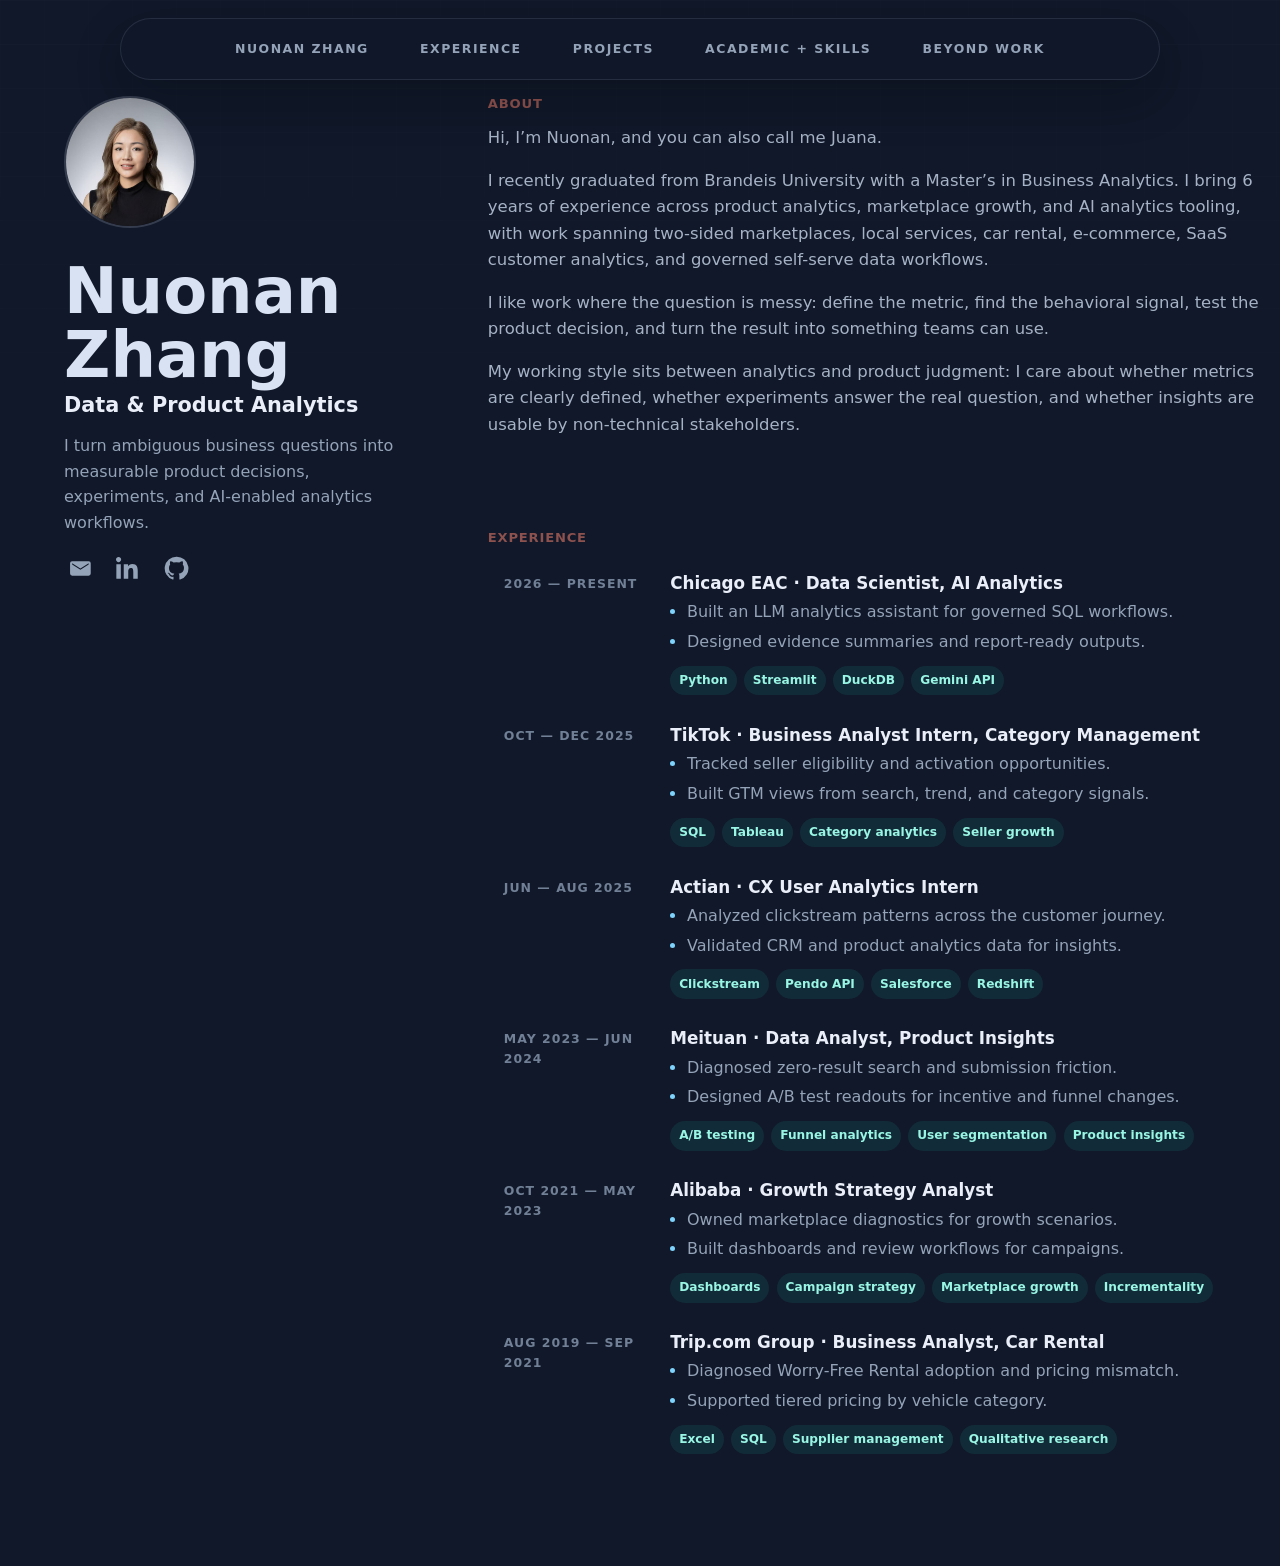
<file: index.html>
<!doctype html>
<html lang="en">
  <head>
    <meta charset="UTF-8" />
    <meta name="viewport" content="width=device-width, initial-scale=1.0" />
    <title>Nuonan Zhang | Data, Product & AI Analytics</title>
    <meta
      name="description"
      content="Nuonan Zhang's portfolio: data analytics, product growth, marketplace strategy, AI analytics workflows, and selected personal context."
    />
    <link rel="stylesheet" href="styles.css" />
  </head>
  <body class="brittany-home">
    <header class="home-top-nav" aria-label="Primary navigation">
      <nav>
        <a href="#about">Nuonan Zhang</a>
        <a href="work.html">Experience</a>
        <a href="projects.html">Projects</a>
        <a href="about.html">Academic + Skills</a>
        <a href="life.html">Beyond Work</a>
      </nav>
    </header>
    <main id="top" class="split-home split-home-with-top-nav">
      <aside class="split-sidebar" aria-label="Profile">
        <img src="assets/profile-headshot.jpg" alt="Nuonan Zhang headshot" />
        <h1>Nuonan Zhang</h1>
        <h2>Data & Product Analytics</h2>
        <p>I turn ambiguous business questions into measurable product decisions, experiments, and AI-enabled analytics workflows.</p>
        <div class="split-links">
          <a href="mailto:juanazhang09@gmail.com" aria-label="Email">
            <svg viewBox="0 0 24 24" aria-hidden="true">
              <path d="M4 5h16a2 2 0 0 1 2 2v10a2 2 0 0 1-2 2H4a2 2 0 0 1-2-2V7a2 2 0 0 1 2-2Zm0 3.2 8 5.1 8-5.1V7l-8 5.1L4 7v1.2Z" />
            </svg>
          </a>
          <a href="https://www.linkedin.com/in/juanazhang" target="_blank" rel="noreferrer" aria-label="LinkedIn">
            <svg viewBox="0 0 24 24" aria-hidden="true">
              <path d="M4.98 3.5C4.98 4.88 3.86 6 2.5 6S0 4.88 0 3.5 1.12 1 2.5 1s2.48 1.12 2.48 2.5ZM.34 8h4.32v14H.34V8Zm7.16 0h4.14v1.92h.06c.58-1.1 2-2.26 4.12-2.26 4.4 0 5.22 2.9 5.22 6.66V22h-4.32v-6.8c0-1.62-.02-3.7-2.26-3.7-2.26 0-2.6 1.76-2.6 3.58V22H7.5V8Z" />
            </svg>
          </a>
          <a href="https://github.com/Juana-Zhang" target="_blank" rel="noreferrer" aria-label="GitHub">
            <svg viewBox="0 0 24 24" aria-hidden="true">
              <path d="M12 .7a11.3 11.3 0 0 0-3.57 22.03c.57.1.78-.25.78-.55v-2.1c-3.18.7-3.85-1.35-3.85-1.35-.52-1.34-1.28-1.7-1.28-1.7-1.05-.72.08-.7.08-.7 1.16.08 1.77 1.2 1.77 1.2 1.03 1.76 2.7 1.25 3.36.95.1-.75.4-1.25.73-1.54-2.54-.3-5.22-1.28-5.22-5.65 0-1.25.44-2.27 1.18-3.07-.12-.3-.52-1.48.12-3.03 0 0 .97-.32 3.12 1.18a10.7 10.7 0 0 1 5.68 0c2.15-1.5 3.12-1.18 3.12-1.18.64 1.55.24 2.73.12 3.03.74.8 1.18 1.82 1.18 3.07 0 4.39-2.68 5.35-5.23 5.64.42.36.78 1.06.78 2.14v3.18c0 .3.2.66.8.55A11.3 11.3 0 0 0 12 .7Z" />
            </svg>
          </a>
        </div>
      </aside>

      <div class="split-content">
        <section id="about" class="split-section">
          <p class="mini">About</p>
          <p>
            Hi, I’m Nuonan, and you can also call me Juana.
          </p>
          <p>
            I recently graduated from Brandeis University with a Master’s in Business Analytics. I bring 6 years of
            experience across product analytics, marketplace growth, and AI analytics tooling, with work spanning
            two-sided marketplaces, local services, car rental, e-commerce, SaaS customer analytics, and governed
            self-serve data workflows.
          </p>
          <p>
            I like work where the question is messy: define the metric, find the behavioral signal, test the product
            decision, and turn the result into something teams can use.
          </p>
          <p>
            My working style sits between analytics and product judgment: I care about whether metrics are clearly
            defined, whether experiments answer the real question, and whether insights are usable by non-technical
            stakeholders.
          </p>
        </section>

        <section id="experience" class="split-section">
          <p class="mini">Experience</p>
          <article class="split-row">
            <span>2026 — Present</span>
            <div>
              <h3>Chicago EAC · Data Scientist, AI Analytics</h3>
              <ul class="split-bullets">
                <li>Built an LLM analytics assistant for governed SQL workflows.</li>
                <li>Designed evidence summaries and report-ready outputs.</li>
              </ul>
              <div class="split-tech"><span>Python</span><span>Streamlit</span><span>DuckDB</span><span>Gemini API</span></div>
            </div>
          </article>
          <article class="split-row">
            <span>Oct — Dec 2025</span>
            <div>
              <h3>TikTok · Business Analyst Intern, Category Management</h3>
              <ul class="split-bullets">
                <li>Tracked seller eligibility and activation opportunities.</li>
                <li>Built GTM views from search, trend, and category signals.</li>
              </ul>
              <div class="split-tech"><span>SQL</span><span>Tableau</span><span>Category analytics</span><span>Seller growth</span></div>
            </div>
          </article>
          <article class="split-row">
            <span>Jun — Aug 2025</span>
            <div>
              <h3>Actian · CX User Analytics Intern</h3>
              <ul class="split-bullets">
                <li>Analyzed clickstream patterns across the customer journey.</li>
                <li>Validated CRM and product analytics data for insights.</li>
              </ul>
              <div class="split-tech"><span>Clickstream</span><span>Pendo API</span><span>Salesforce</span><span>Redshift</span></div>
            </div>
          </article>
          <article class="split-row">
            <span>May 2023 — Jun 2024</span>
            <div>
              <h3>Meituan · Data Analyst, Product Insights</h3>
              <ul class="split-bullets">
                <li>Diagnosed zero-result search and submission friction.</li>
                <li>Designed A/B test readouts for incentive and funnel changes.</li>
              </ul>
              <div class="split-tech"><span>A/B testing</span><span>Funnel analytics</span><span>User segmentation</span><span>Product insights</span></div>
            </div>
          </article>
          <article class="split-row">
            <span>Oct 2021 — May 2023</span>
            <div>
              <h3>Alibaba · Growth Strategy Analyst</h3>
              <ul class="split-bullets">
                <li>Owned marketplace diagnostics for growth scenarios.</li>
                <li>Built dashboards and review workflows for campaigns.</li>
              </ul>
              <div class="split-tech"><span>Dashboards</span><span>Campaign strategy</span><span>Marketplace growth</span><span>Incrementality</span></div>
            </div>
          </article>
          <article class="split-row">
            <span>Aug 2019 — Sep 2021</span>
            <div>
              <h3>Trip.com Group · Business Analyst, Car Rental</h3>
              <ul class="split-bullets">
                <li>Diagnosed Worry-Free Rental adoption and pricing mismatch.</li>
                <li>Supported tiered pricing by vehicle category.</li>
              </ul>
              <div class="split-tech"><span>Excel</span><span>SQL</span><span>Supplier management</span><span>Qualitative research</span></div>
            </div>
          </article>
        </section>

      </div>
    </main>
    <script src="script.js?v=20260702-real-logos"></script>
  </body>
</html>
</file>
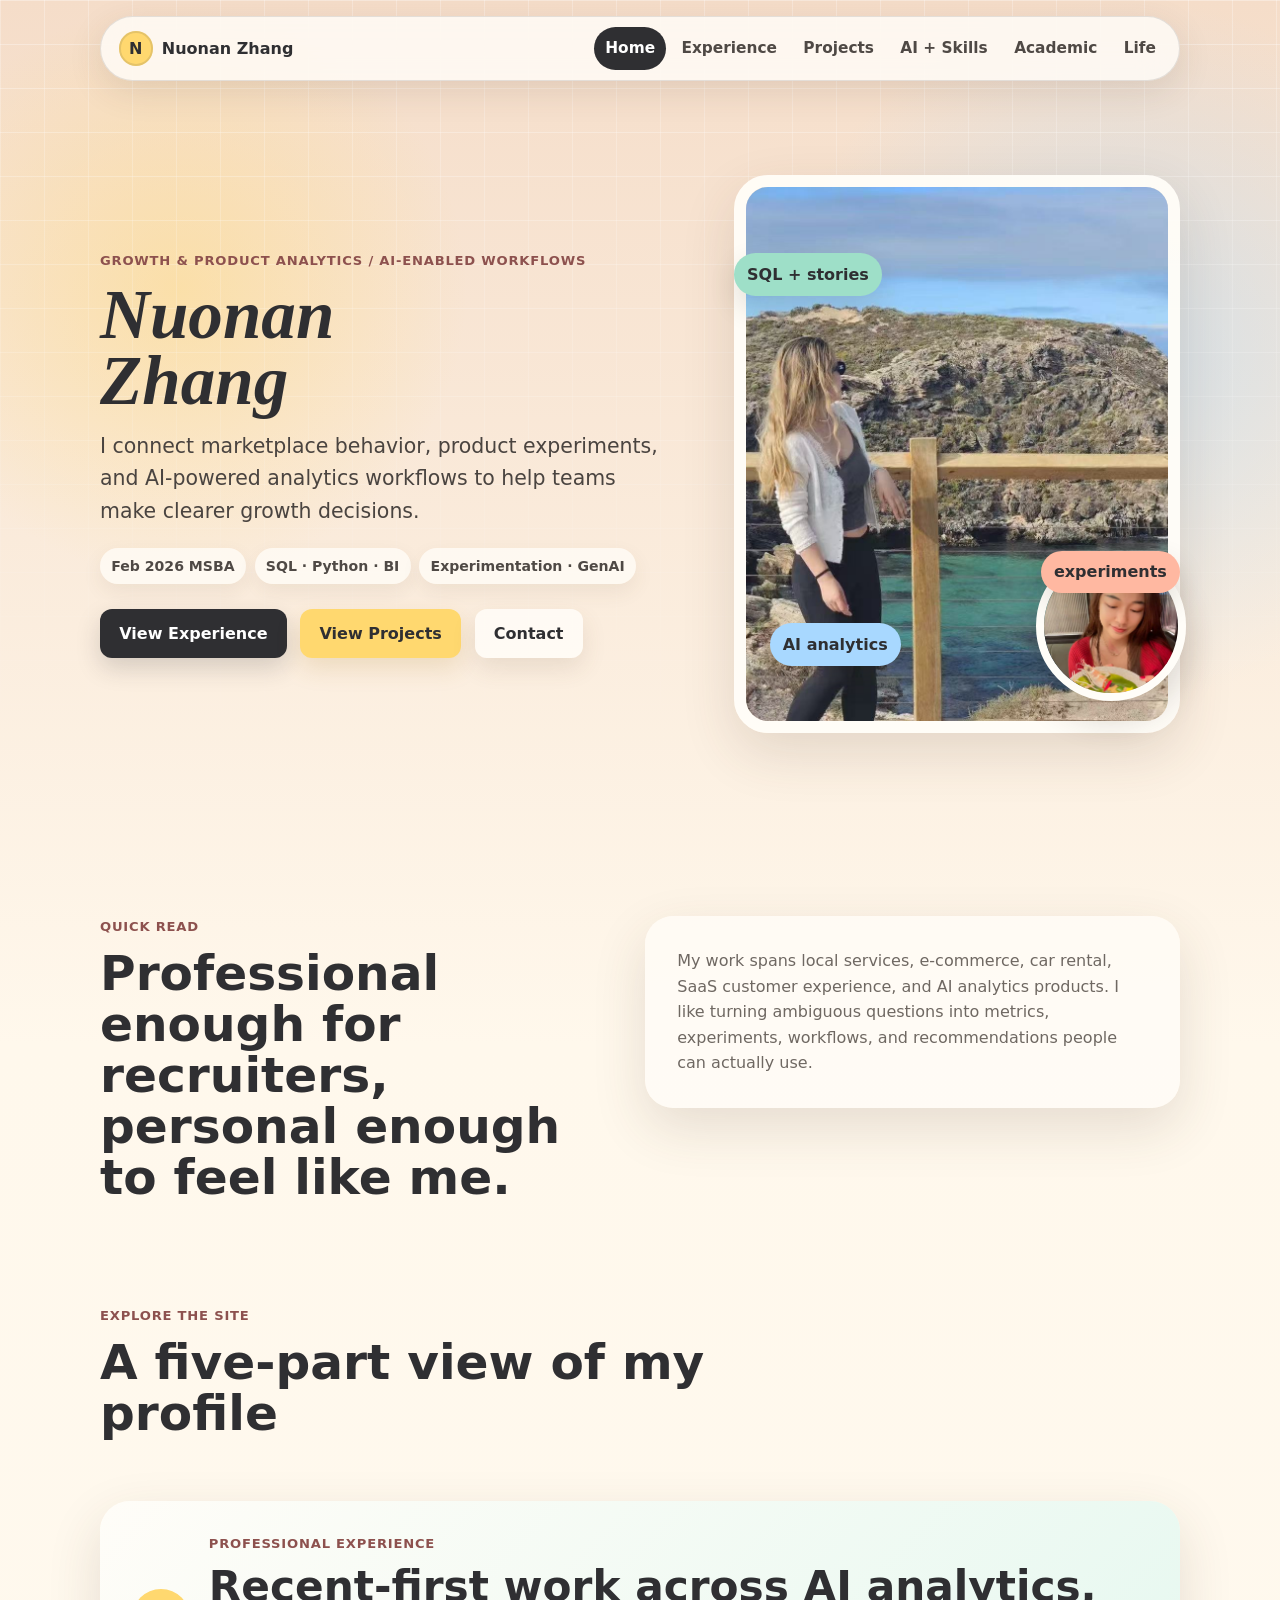
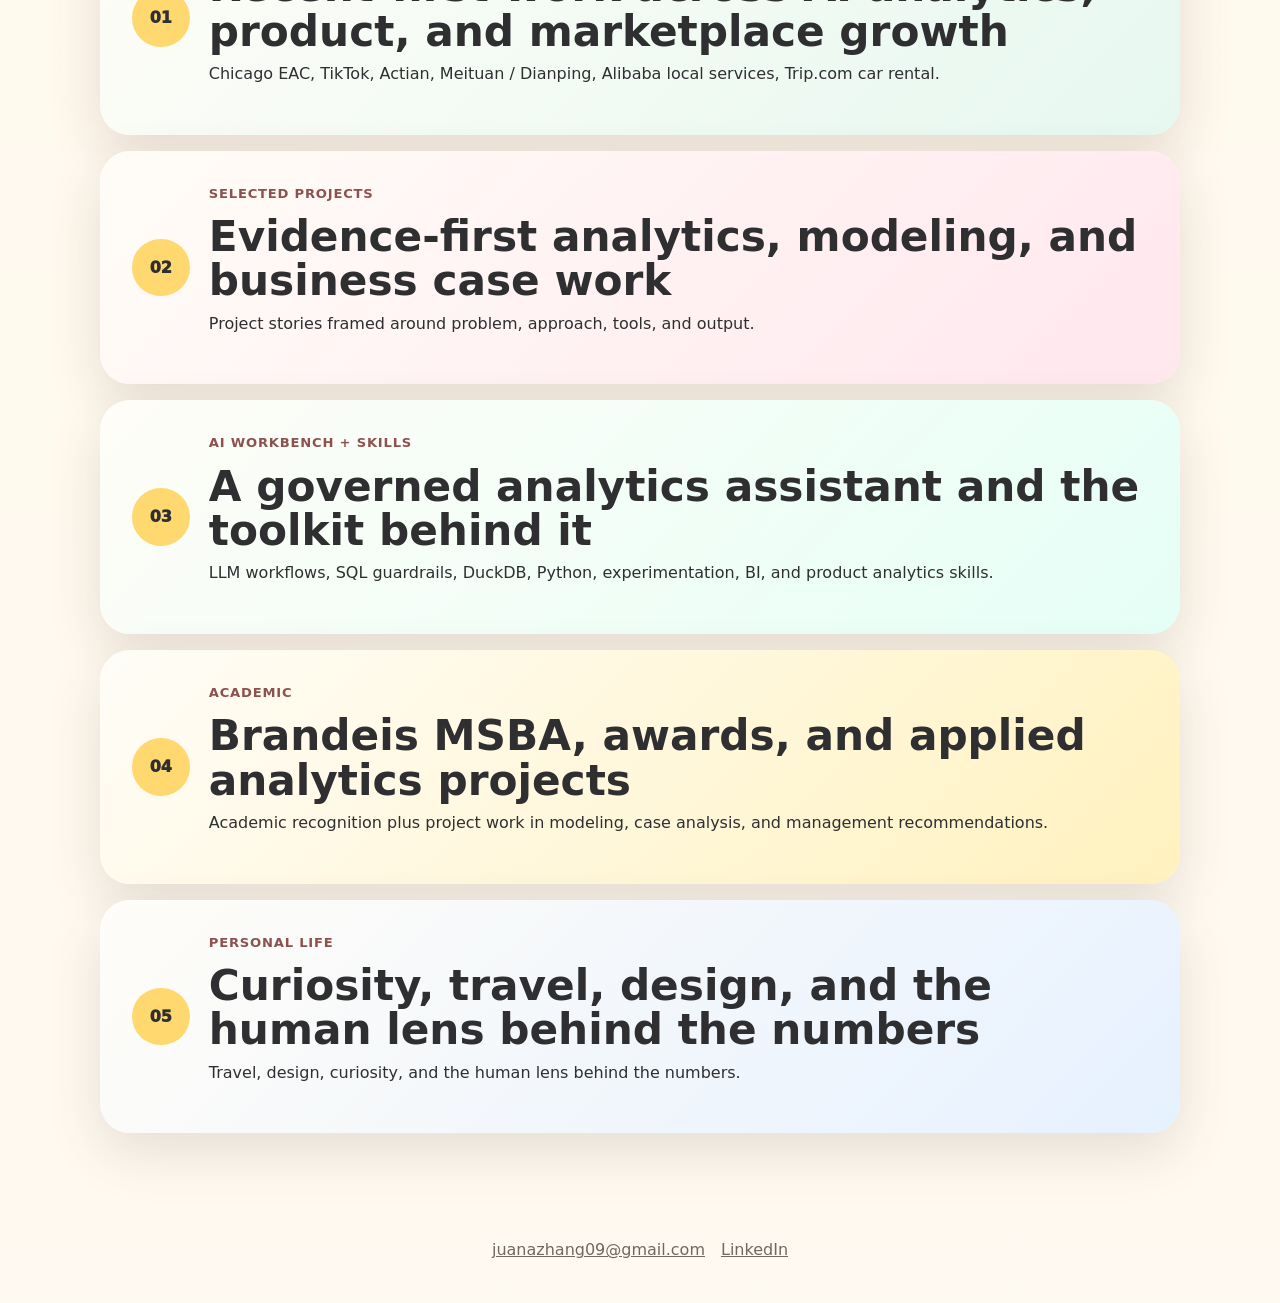
<file: archive/colorful-home-2026-07-05/index.html>
<!doctype html>
<html lang="en">
  <head>
    <meta charset="UTF-8" />
    <meta name="viewport" content="width=device-width, initial-scale=1.0" />
    <title>Nuonan Zhang | Growth & Product Analytics</title>
    <meta
      name="description"
      content="Personal website for Nuonan Zhang, a growth and product analytics professional focused on experimentation, AI analytics workflows, and business storytelling."
    />
    <link rel="stylesheet" href="styles.css" />
  </head>
  <body>
    <header class="site-header">
      <a class="brand" href="index.html" aria-label="Nuonan Zhang home">
        <span class="brand-icon">N</span>
        <span>Nuonan Zhang</span>
      </a>
      <nav aria-label="Primary navigation">
        <a class="active" href="index-yesterday.html">Home</a>
        <a href="work.html">Experience</a>
        <a href="projects.html">Projects</a>
        <a href="ai.html">AI + Skills</a>
        <a href="about.html">Academic</a>
        <a href="life.html">Life</a>
      </nav>
    </header>

    <main>
      <section class="hero home-hero">
        <div class="hero-text">
          <p class="mini">Growth & product analytics / AI-enabled workflows</p>
          <h1>Nuonan Zhang</h1>
          <p class="subtitle">
            I connect marketplace behavior, product experiments, and AI-powered analytics workflows to help teams make
            clearer growth decisions.
          </p>
          <div class="recruiter-snapshot" aria-label="Recruiter snapshot">
            <span>Feb 2026 MSBA</span>
            <span>SQL · Python · BI</span>
            <span>Experimentation · GenAI</span>
          </div>
          <div class="hero-buttons">
            <a class="button dark" href="work.html">View Experience</a>
            <a class="button light" href="projects.html">View Projects</a>
            <a class="button soft" href="mailto:juanazhang09@gmail.com">Contact</a>
          </div>
        </div>

        <div class="hero-art photo-stack" aria-label="Photo collage of Nuonan">
          <img class="main-photo" src="assets/coast-view.jpg" alt="Nuonan standing by a bright coastal view" />
          <img class="portrait-photo" src="assets/profile-dinner.jpg" alt="Portrait of Nuonan" />
          <button class="floating-note note-one" type="button" data-note="I enjoy turning vague questions into clear next steps.">
            SQL + stories
          </button>
          <button class="floating-note note-two" type="button" data-note="My favorite work blends product judgment, experimentation, and user behavior.">
            experiments
          </button>
          <button class="floating-note note-three" type="button" data-note="I build AI workflows that keep evidence and metric definitions visible.">
            AI analytics
          </button>
        </div>
      </section>

      <section class="section intro-panel">
        <div>
          <p class="mini">Quick read</p>
          <h2>Professional enough for recruiters, personal enough to feel like me.</h2>
        </div>
        <p>
          My work spans local services, e-commerce, car rental, SaaS customer experience, and AI analytics products. I
          like turning ambiguous questions into metrics, experiments, workflows, and recommendations people can actually use.
        </p>
      </section>

      <section class="section portfolio-map" aria-label="Portfolio sections">
        <div class="section-title">
          <p class="mini">Explore the site</p>
          <h2>A five-part view of my profile</h2>
        </div>
        <a class="portal-card work-portal" href="work.html">
          <span>01</span>
          <div>
            <p class="mini">Professional experience</p>
            <h2>Recent-first work across AI analytics, product, and marketplace growth</h2>
            <p>Chicago EAC, TikTok, Actian, Meituan / Dianping, Alibaba local services, Trip.com car rental.</p>
          </div>
        </a>
        <a class="portal-card projects-portal" href="projects.html">
          <span>02</span>
          <div>
            <p class="mini">Selected projects</p>
            <h2>Evidence-first analytics, modeling, and business case work</h2>
            <p>Project stories framed around problem, approach, tools, and output.</p>
          </div>
        </a>
        <a class="portal-card ai-portal" href="ai.html">
          <span>03</span>
          <div>
            <p class="mini">AI workbench + skills</p>
            <h2>A governed analytics assistant and the toolkit behind it</h2>
            <p>LLM workflows, SQL guardrails, DuckDB, Python, experimentation, BI, and product analytics skills.</p>
          </div>
        </a>
        <a class="portal-card about-portal" href="about.html">
          <span>04</span>
          <div>
            <p class="mini">Academic</p>
            <h2>Brandeis MSBA, awards, and applied analytics projects</h2>
            <p>Academic recognition plus project work in modeling, case analysis, and management recommendations.</p>
          </div>
        </a>
        <a class="portal-card life-portal" href="life.html">
          <span>05</span>
          <div>
            <p class="mini">Personal life</p>
            <h2>Curiosity, travel, design, and the human lens behind the numbers</h2>
            <p>Travel, design, curiosity, and the human lens behind the numbers.</p>
          </div>
        </a>
      </section>
    </main>

    <footer>
      <a href="mailto:juanazhang09@gmail.com">juanazhang09@gmail.com</a>
      <a href="https://www.linkedin.com/in/juanazhang" target="_blank" rel="noreferrer">LinkedIn</a>
    </footer>

    <div class="toast" id="toast" role="status" aria-live="polite"></div>
    <script src="script.js?v=20260702-real-logos"></script>
  </body>
</html>
</file>
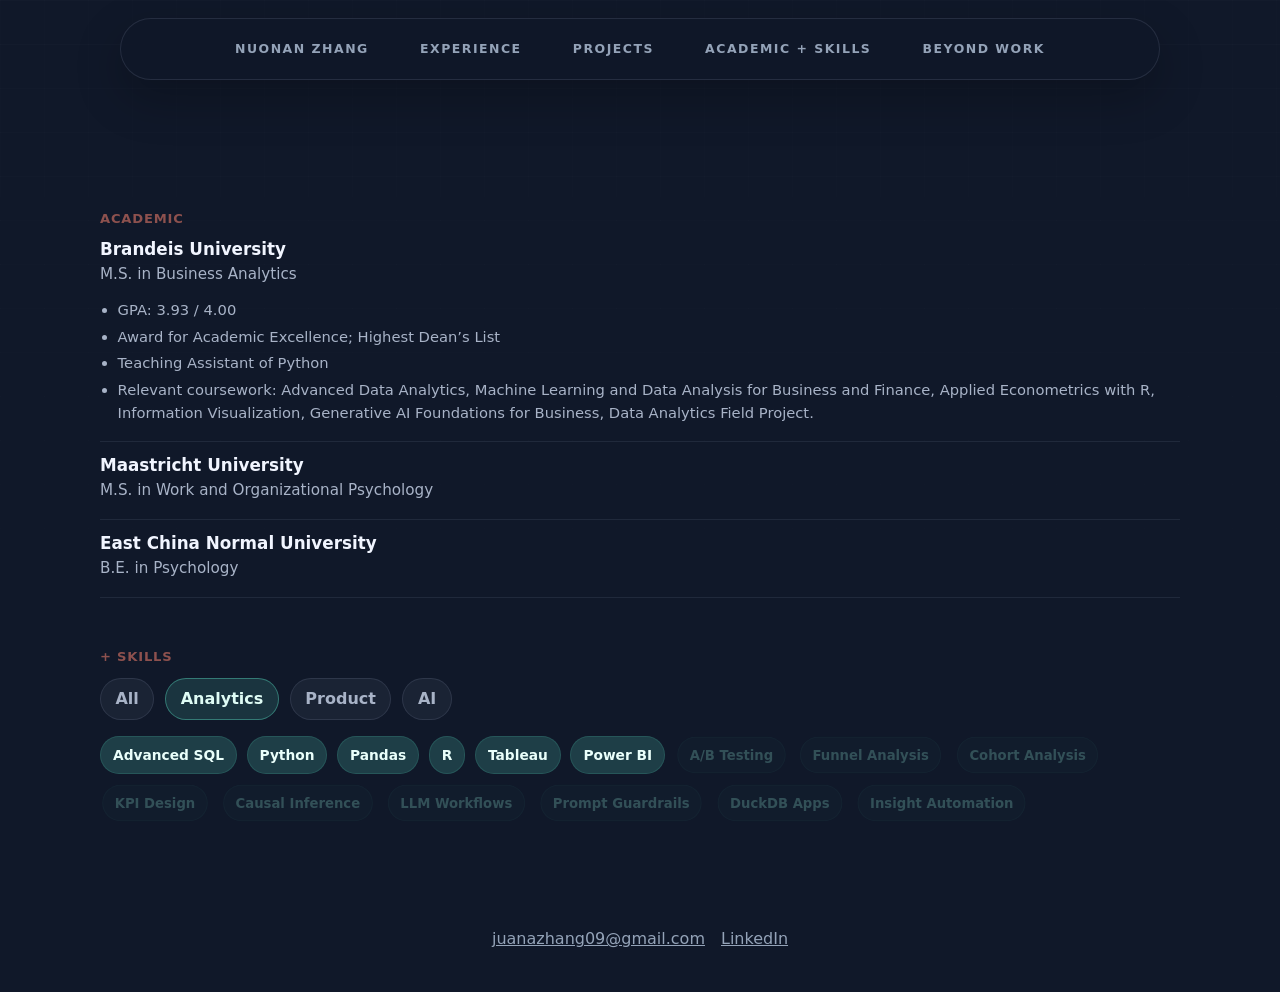
<file: about.html>
<!doctype html>
<html lang="en">
  <head>
    <meta charset="UTF-8" />
    <meta name="viewport" content="width=device-width, initial-scale=1.0" />
    <title>About | Nuonan Zhang</title>
    <meta name="description" content="About Nuonan Zhang, including skills, education, and analytics approach." />
    <link rel="stylesheet" href="styles.css" />
  </head>
  <body class="brittany-home">
    <header class="home-top-nav" aria-label="Primary navigation">
      <nav>
        <a href="index.html#about">Nuonan Zhang</a>
        <a href="index.html#experience">Experience</a>
        <a href="projects.html">Projects</a>
        <a href="about.html">Academic + Skills</a>
        <a href="life.html">Beyond Work</a>
      </nav>
    </header>

    <main class="page-main dark-standalone academic-page">
      <section class="section">
        <p class="mini">Academic</p>
        <div class="academic-stack">
          <article>
            <h3>Brandeis University</h3>
            <p>M.S. in Business Analytics</p>
            <ul>
              <li>GPA: 3.93 / 4.00</li>
              <li>Award for Academic Excellence; Highest Dean’s List</li>
              <li>Teaching Assistant of Python</li>
              <li>Relevant coursework: Advanced Data Analytics, Machine Learning and Data Analysis for Business and Finance, Applied Econometrics with R, Information Visualization, Generative AI Foundations for Business, Data Analytics Field Project.</li>
            </ul>
          </article>
          <article>
            <h3>Maastricht University</h3>
            <p>M.S. in Work and Organizational Psychology</p>
          </article>
          <article>
            <h3>East China Normal University</h3>
            <p>B.E. in Psychology</p>
          </article>
        </div>
        <div class="skill-block">
          <p class="mini">+ Skills</p>
          <div class="skill-tabs" aria-label="Skill filters">
            <button class="tab" type="button" data-filter="all">All</button>
            <button class="tab active" type="button" data-filter="analytics">Analytics</button>
            <button class="tab" type="button" data-filter="product">Product</button>
            <button class="tab" type="button" data-filter="ai">AI</button>
          </div>
          <div class="skill-garden">
            <span class="pop" data-skill="analytics">Advanced SQL</span>
            <span class="pop" data-skill="analytics">Python</span>
            <span class="pop" data-skill="analytics">Pandas</span>
            <span class="pop" data-skill="analytics">R</span>
            <span class="pop" data-skill="analytics">Tableau</span>
            <span class="pop" data-skill="analytics">Power BI</span>
            <span class="dim" data-skill="product">A/B Testing</span>
            <span class="dim" data-skill="product">Funnel Analysis</span>
            <span class="dim" data-skill="product">Cohort Analysis</span>
            <span class="dim" data-skill="product">KPI Design</span>
            <span class="dim" data-skill="product">Causal Inference</span>
            <span class="dim" data-skill="ai">LLM Workflows</span>
            <span class="dim" data-skill="ai">Prompt Guardrails</span>
            <span class="dim" data-skill="ai">DuckDB Apps</span>
            <span class="dim" data-skill="ai">Insight Automation</span>
          </div>
        </div>
      </section>
    </main>

    <footer>
      <a href="mailto:juanazhang09@gmail.com">juanazhang09@gmail.com</a>
      <a href="https://www.linkedin.com/in/juanazhang" target="_blank" rel="noreferrer">LinkedIn</a>
    </footer>

    <script src="script.js?v=20260702-real-logos"></script>
  </body>
</html>
</file>
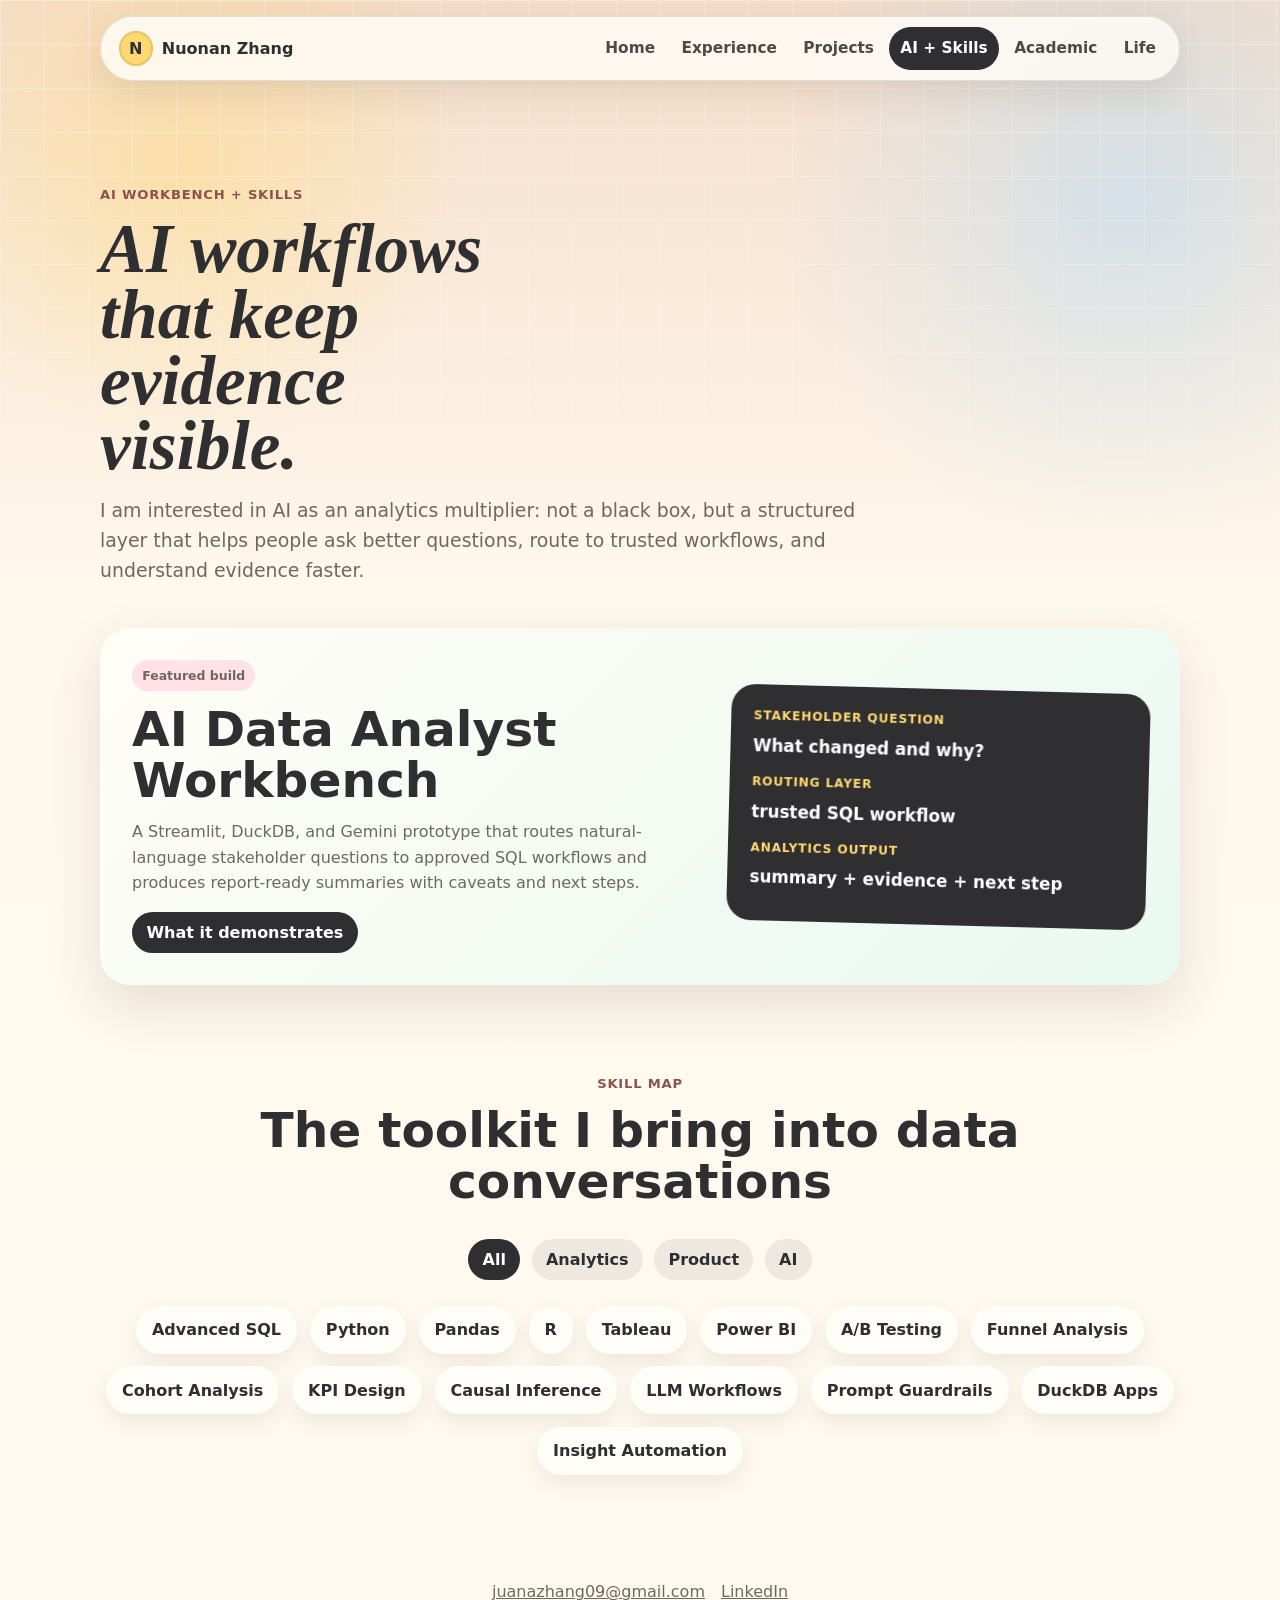
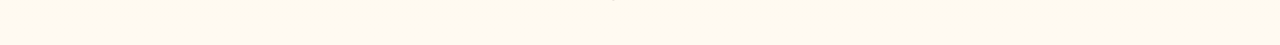
<file: ai.html>
<!doctype html>
<html lang="en">
  <head>
    <meta charset="UTF-8" />
    <meta name="viewport" content="width=device-width, initial-scale=1.0" />
    <title>AI Workbench & Skills | Nuonan Zhang</title>
    <meta name="description" content="AI analytics workbench and skill profile for Nuonan Zhang." />
    <link rel="stylesheet" href="styles.css" />
  </head>
  <body>
    <header class="site-header">
      <a class="brand" href="index.html" aria-label="Nuonan Zhang home">
        <span class="brand-icon">N</span>
        <span>Nuonan Zhang</span>
      </a>
      <nav aria-label="Primary navigation">
        <a href="index.html">Home</a>
        <a href="work.html">Experience</a>
        <a href="projects.html">Projects</a>
        <a class="active" href="ai.html">AI + Skills</a>
        <a href="about.html">Academic</a>
        <a href="life.html">Life</a>
      </nav>
    </header>

    <main class="page-main">
      <section class="page-hero">
        <p class="mini">AI workbench + skills</p>
        <h1>AI workflows that keep evidence visible.</h1>
        <p>
          I am interested in AI as an analytics multiplier: not a black box, but a structured layer that helps people ask
          better questions, route to trusted workflows, and understand evidence faster.
        </p>
      </section>

      <section class="section ai-case">
        <div class="project-text">
          <p class="chip">Featured build</p>
          <h2>AI Data Analyst Workbench</h2>
          <p>
            A Streamlit, DuckDB, and Gemini prototype that routes natural-language stakeholder questions to approved SQL
            workflows and produces report-ready summaries with caveats and next steps.
          </p>
          <button class="small-button" type="button" data-reveal="ai">What it demonstrates</button>
          <ul class="reveal" id="reveal-ai">
            <li>Governed workflow routing instead of free-form metric invention.</li>
            <li>Transparent SQL evidence, schema context, and metric definitions.</li>
            <li>Reusable pattern for recurring stakeholder analytics questions.</li>
          </ul>
        </div>
        <div class="workflow-card" aria-hidden="true">
          <span>stakeholder question</span>
          <strong>What changed and why?</strong>
          <span>routing layer</span>
          <strong>trusted SQL workflow</strong>
          <span>analytics output</span>
          <strong>summary + evidence + next step</strong>
        </div>
      </section>

      <section class="skills section" id="skills">
        <div class="section-title centered">
          <p class="mini">Skill map</p>
          <h2>The toolkit I bring into data conversations</h2>
        </div>
        <div class="skill-tabs" aria-label="Skill filters">
          <button class="tab active" type="button" data-filter="all">All</button>
          <button class="tab" type="button" data-filter="analytics">Analytics</button>
          <button class="tab" type="button" data-filter="product">Product</button>
          <button class="tab" type="button" data-filter="ai">AI</button>
        </div>
        <div class="skill-garden">
          <span data-skill="analytics">Advanced SQL</span>
          <span data-skill="analytics">Python</span>
          <span data-skill="analytics">Pandas</span>
          <span data-skill="analytics">R</span>
          <span data-skill="analytics">Tableau</span>
          <span data-skill="analytics">Power BI</span>
          <span data-skill="product">A/B Testing</span>
          <span data-skill="product">Funnel Analysis</span>
          <span data-skill="product">Cohort Analysis</span>
          <span data-skill="product">KPI Design</span>
          <span data-skill="product">Causal Inference</span>
          <span data-skill="ai">LLM Workflows</span>
          <span data-skill="ai">Prompt Guardrails</span>
          <span data-skill="ai">DuckDB Apps</span>
          <span data-skill="ai">Insight Automation</span>
        </div>
      </section>
    </main>

    <footer>
      <a href="mailto:juanazhang09@gmail.com">juanazhang09@gmail.com</a>
      <a href="https://www.linkedin.com/in/juanazhang" target="_blank" rel="noreferrer">LinkedIn</a>
    </footer>

    <script src="script.js?v=20260702-real-logos"></script>
  </body>
</html>
</file>
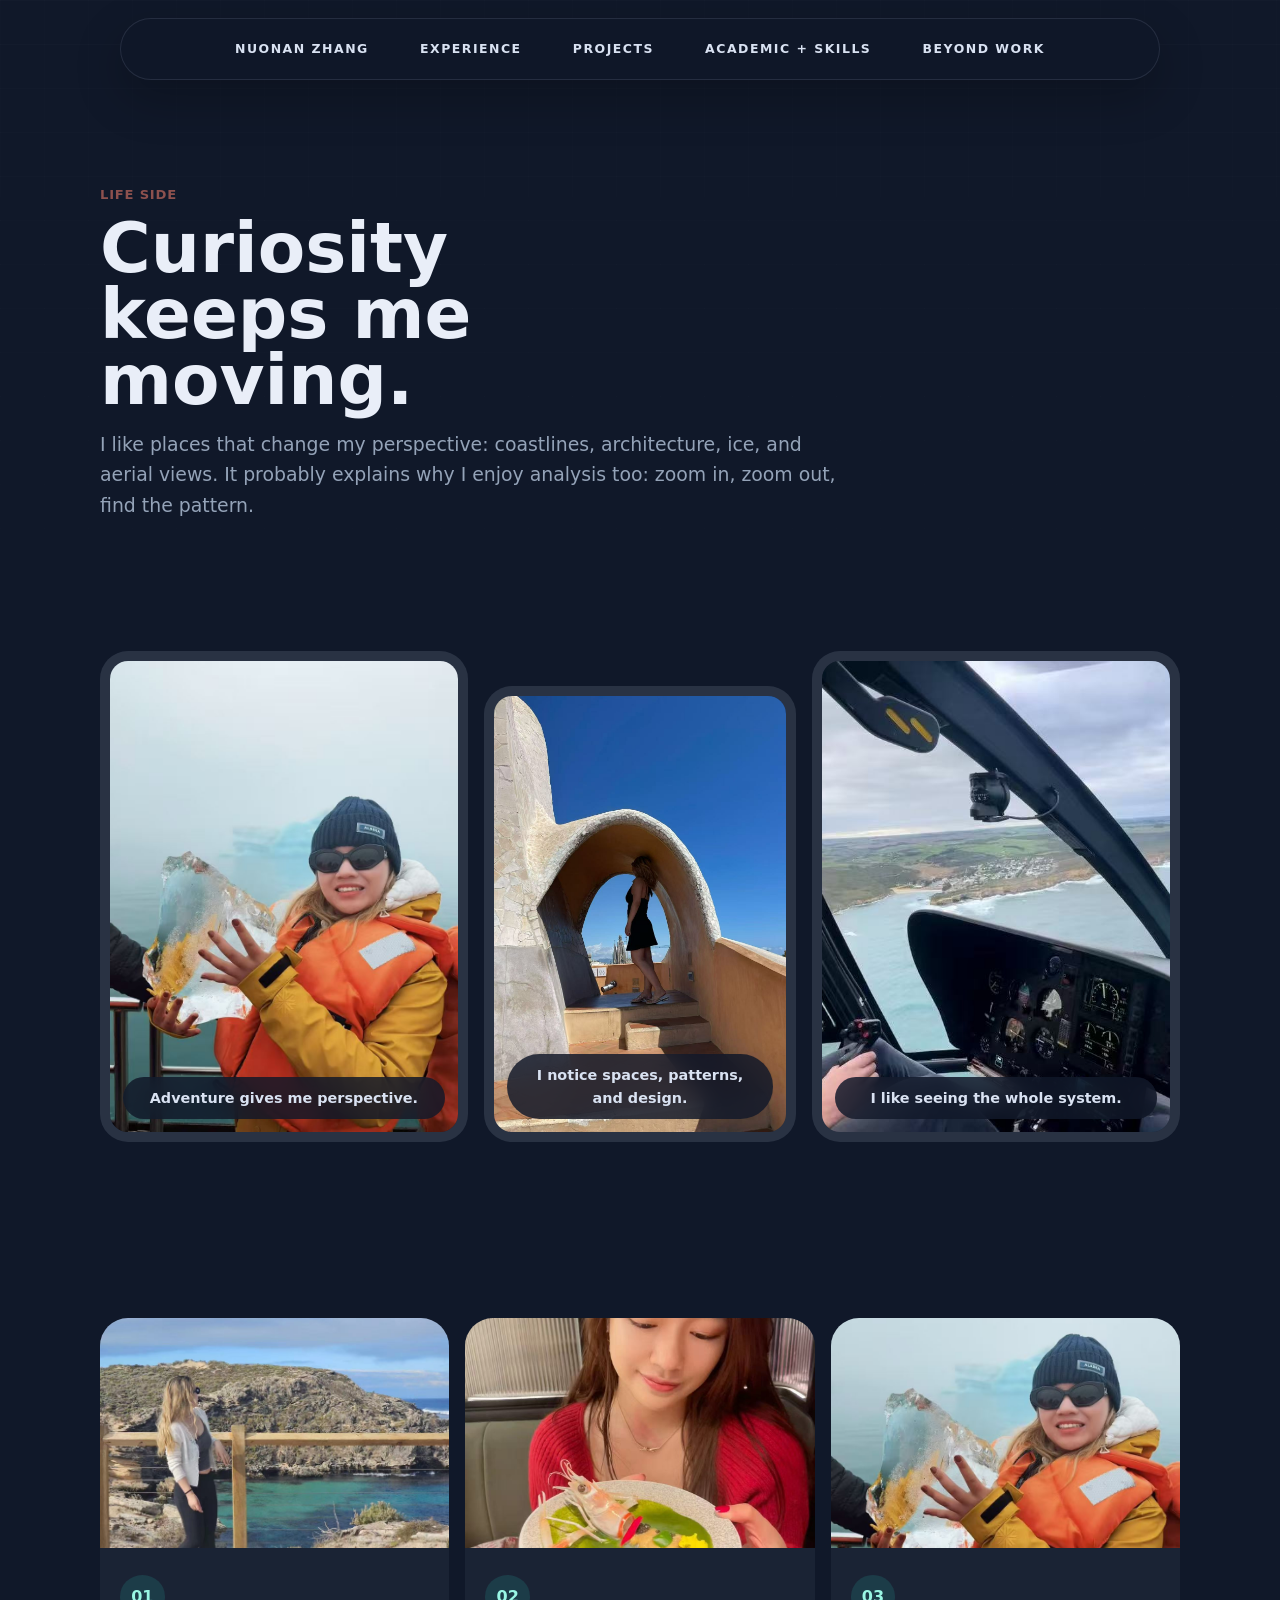
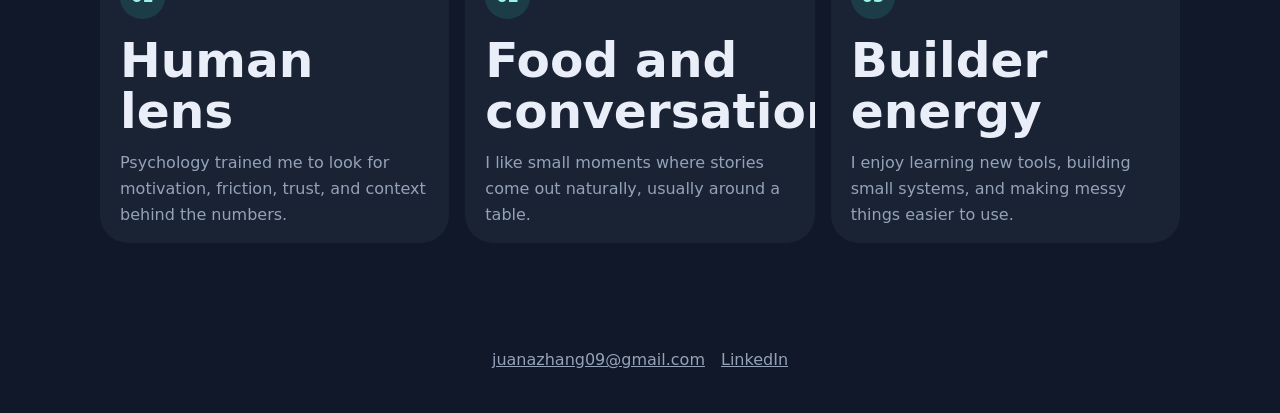
<file: life.html>
<!doctype html>
<html lang="en">
  <head>
    <meta charset="UTF-8" />
    <meta name="viewport" content="width=device-width, initial-scale=1.0" />
    <title>Life | Nuonan Zhang</title>
    <meta name="description" content="A personal life page for Nuonan Zhang." />
    <link rel="stylesheet" href="styles.css" />
  </head>
  <body class="dark-page">
    <header class="home-top-nav" aria-label="Primary navigation">
      <nav>
        <a href="index.html#about">Nuonan Zhang</a>
        <a href="index.html#experience">Experience</a>
        <a href="projects.html">Projects</a>
        <a href="about.html">Academic + Skills</a>
        <a href="life.html">Beyond Work</a>
      </nav>
    </header>

    <main class="page-main">
      <section class="page-hero life-hero">
        <p class="mini">Life side</p>
        <h1>Curiosity keeps me moving.</h1>
        <p>
          I like places that change my perspective: coastlines, architecture, ice, and aerial views. It probably explains
          why I enjoy analysis too: zoom in, zoom out, find the pattern.
        </p>
      </section>

      <section class="photo-strip section" aria-label="Personal photo highlights">
        <figure>
          <img src="assets/glacier-adventure.jpg" alt="Nuonan holding ice during a glacier trip" />
          <figcaption>Adventure gives me perspective.</figcaption>
        </figure>
        <figure>
          <img src="assets/barcelona-architecture.jpg" alt="Nuonan standing under sculptural architecture" />
          <figcaption>I notice spaces, patterns, and design.</figcaption>
        </figure>
        <figure>
          <img src="assets/helicopter-view.jpg" alt="Aerial coastline view from inside a helicopter" />
          <figcaption>I like seeing the whole system.</figcaption>
        </figure>
      </section>

      <section class="life-grid section">
        <article>
          <img src="assets/coast-view.jpg" alt="Nuonan by a coastline" />
          <span>01</span>
          <h2>Human lens</h2>
          <p>Psychology trained me to look for motivation, friction, trust, and context behind the numbers.</p>
        </article>
        <article>
          <img src="assets/profile-dinner.jpg" alt="Nuonan at dinner" />
          <span>02</span>
          <h2>Food and conversation</h2>
          <p>I like small moments where stories come out naturally, usually around a table.</p>
        </article>
        <article>
          <img src="assets/glacier-adventure.jpg" alt="Nuonan on an icy travel adventure" />
          <span>03</span>
          <h2>Builder energy</h2>
          <p>I enjoy learning new tools, building small systems, and making messy things easier to use.</p>
        </article>
      </section>
    </main>

    <footer>
      <a href="mailto:juanazhang09@gmail.com">juanazhang09@gmail.com</a>
      <a href="https://www.linkedin.com/in/juanazhang" target="_blank" rel="noreferrer">LinkedIn</a>
    </footer>
  </body>
</html>
</file>
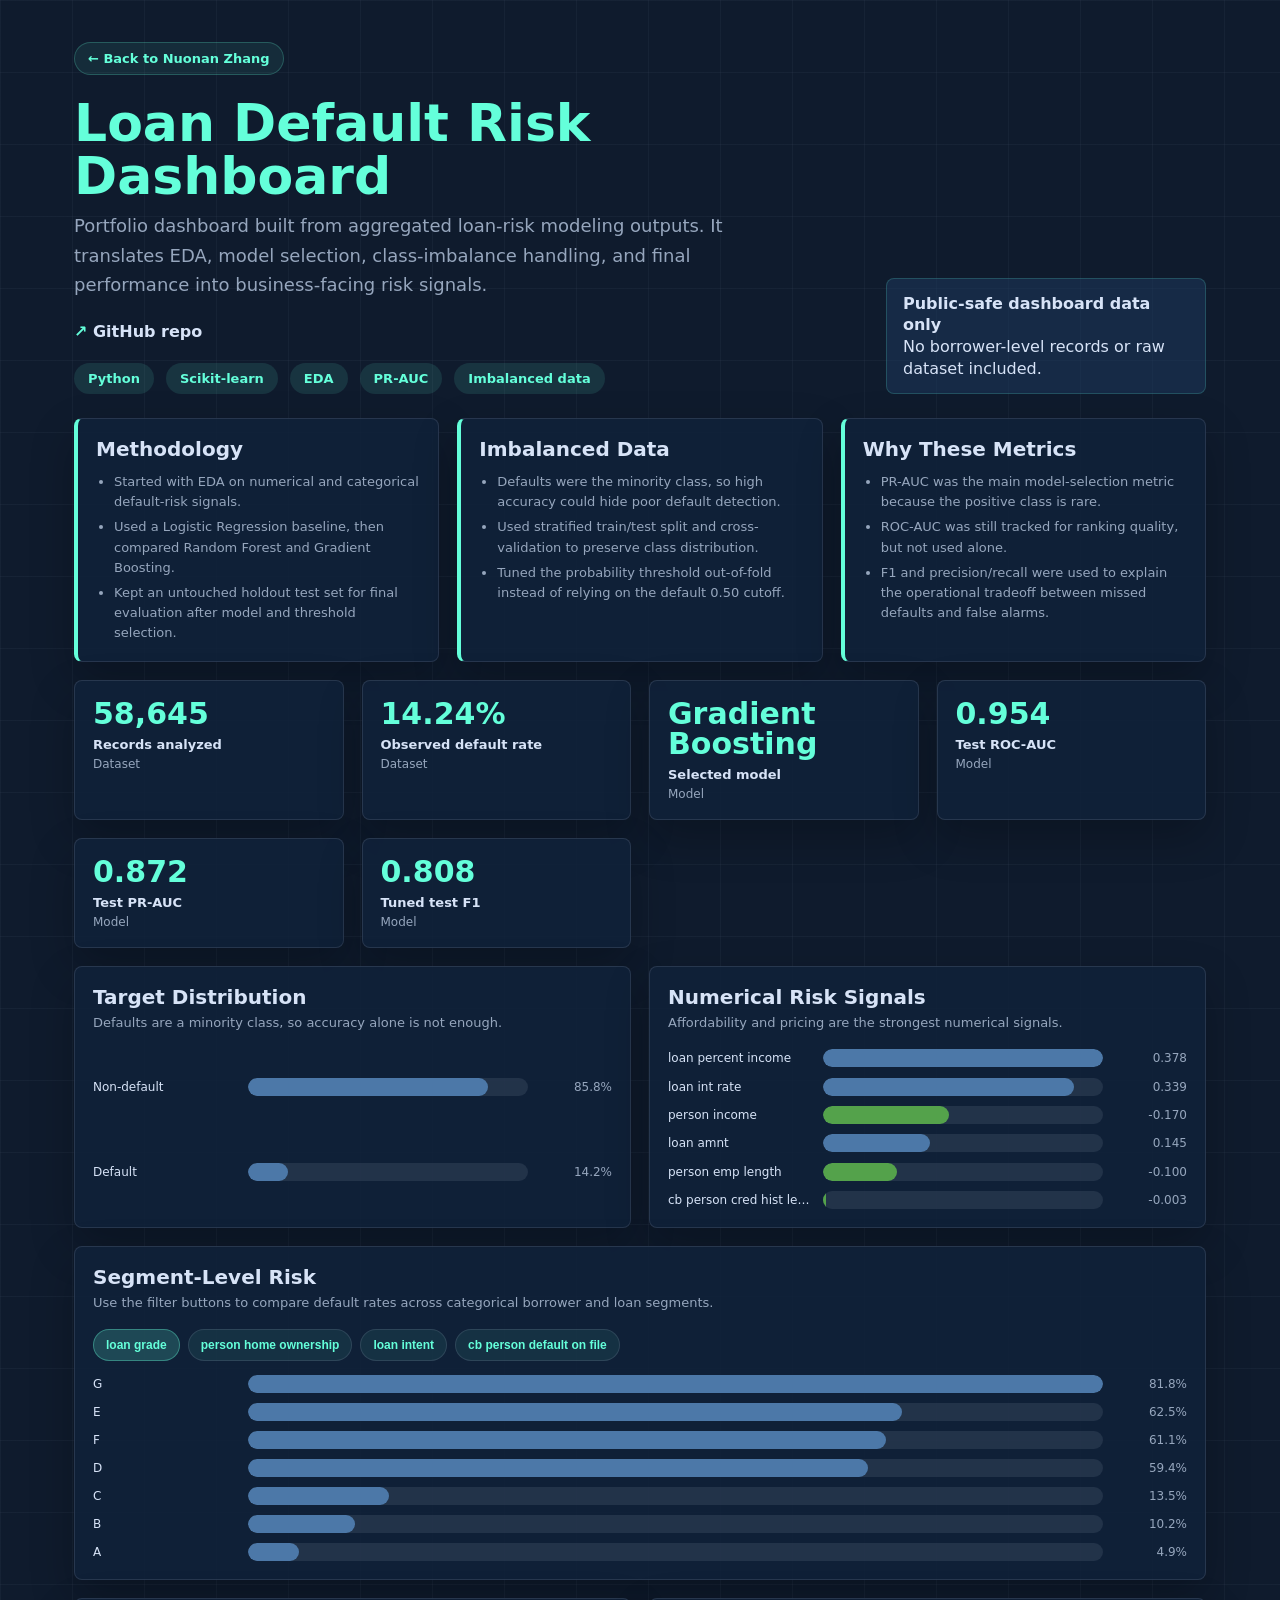
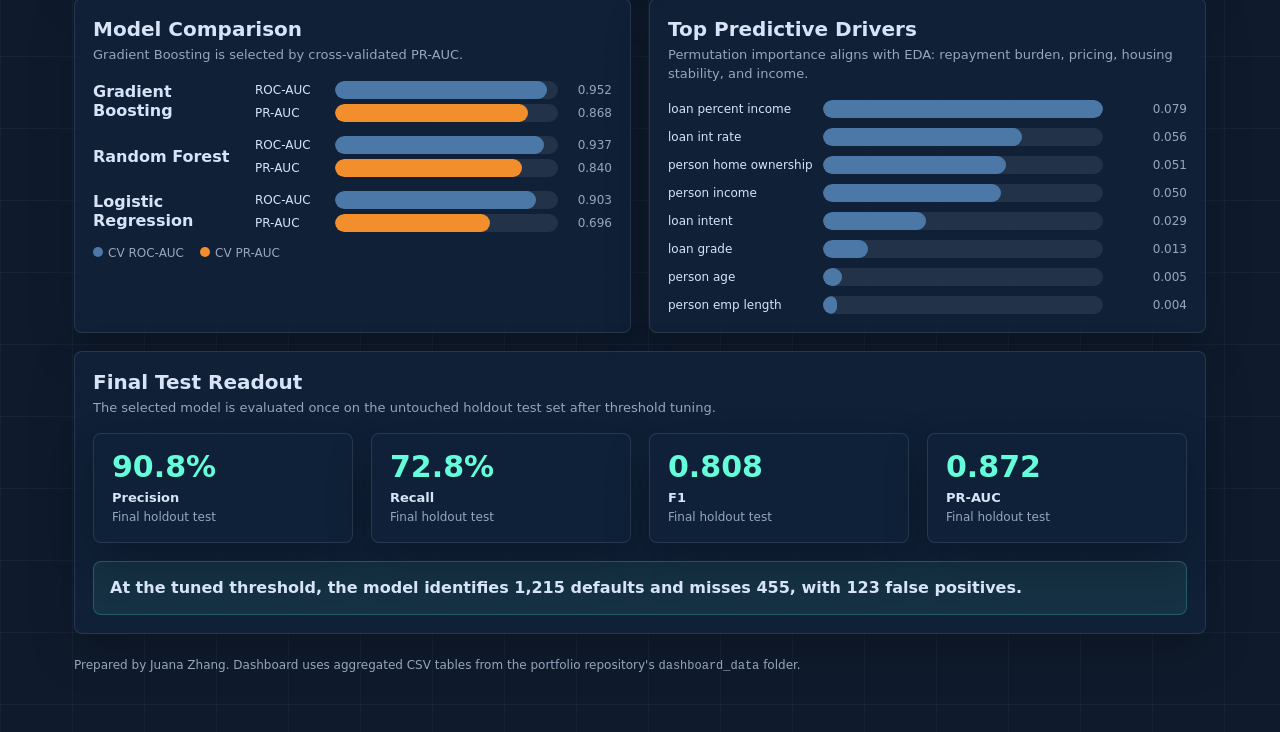
<file: loan-default-risk-dashboard.html>
<!doctype html>
<html lang="en">
<head>
  <meta charset="utf-8" />
  <meta name="viewport" content="width=device-width, initial-scale=1" />
  <title>Loan Default Risk Dashboard</title>
  <style>
    :root {
      --navy: #d7e3f7;
      --ink: #d7e3f7;
      --muted: #96a6bd;
      --line: rgba(148, 163, 184, .18);
      --soft: rgba(15, 34, 60, .72);
      --blue: #4c78a8;
      --orange: #f28e2b;
      --green: #54a24b;
      --red: #b44747;
      --bg: #0f1b2d;
      --white: rgba(17, 34, 58, .88);
      --aqua: #64ffda;
      --shadow: 0 18px 45px rgba(0, 0, 0, .24);
    }
    * { box-sizing: border-box; }
    body {
      margin: 0;
      font-family: Inter, ui-sans-serif, system-ui, -apple-system, BlinkMacSystemFont, "Segoe UI", sans-serif;
      background: var(--bg);
      color: var(--ink);
      background-image:
        linear-gradient(rgba(148, 163, 184, .055) 1px, transparent 1px),
        linear-gradient(90deg, rgba(148, 163, 184, .055) 1px, transparent 1px);
      background-size: 72px 72px;
    }
    .page {
      max-width: 1180px;
      margin: 0 auto;
      padding: 42px 24px 58px;
    }
    .top-link {
      display: inline-flex;
      margin-bottom: 22px;
      border: 1px solid rgba(100, 255, 218, .22);
      border-radius: 999px;
      padding: 8px 13px;
      background: rgba(100, 255, 218, .08);
      color: var(--aqua);
      font-size: 13px;
      font-weight: 800;
      text-decoration: none;
    }
    .top-link:hover { background: rgba(100, 255, 218, .14); }
    header {
      display: grid;
      grid-template-columns: 1.4fr .9fr;
      gap: 24px;
      align-items: end;
      margin-bottom: 24px;
    }
    h1 {
      margin: 0 0 8px;
      color: var(--aqua);
      font-size: clamp(30px, 5vw, 52px);
      letter-spacing: 0;
      line-height: 1.02;
    }
    .subtitle {
      color: var(--muted);
      font-size: 18px;
      line-height: 1.65;
      max-width: 760px;
    }
    .badge {
      justify-self: end;
      background: rgba(30, 58, 95, .52);
      border: 1px solid rgba(100, 255, 218, .18);
      border-radius: 8px;
      padding: 14px 16px;
      color: var(--navy);
      font-weight: 700;
      line-height: 1.35;
      max-width: 320px;
    }
    .grid {
      display: grid;
      gap: 18px;
    }
    .kpis {
      grid-template-columns: repeat(4, minmax(0, 1fr));
      margin-bottom: 18px;
    }
    .card {
      background: var(--white);
      border: 1px solid var(--line);
      border-radius: 8px;
      box-shadow: var(--shadow);
      padding: 18px;
      min-width: 0;
    }
    .kpi-value {
      color: var(--aqua);
      font-size: 30px;
      line-height: 1;
      font-weight: 800;
      margin-bottom: 8px;
    }
    .kpi-label {
      font-size: 13px;
      font-weight: 700;
      color: var(--ink);
    }
    .kpi-section {
      margin-top: 5px;
      font-size: 12px;
      color: var(--muted);
    }
    .two-col {
      grid-template-columns: minmax(0, 1fr) minmax(0, 1fr);
    }
    .wide {
      grid-column: 1 / -1;
    }
    h2 {
      margin: 0 0 4px;
      color: var(--navy);
      font-size: 20px;
      line-height: 1.25;
      letter-spacing: 0;
    }
    .section-note {
      margin: 0 0 16px;
      color: var(--muted);
      font-size: 13px;
      line-height: 1.45;
    }
    .chart {
      display: grid;
      gap: 10px;
      min-height: 160px;
    }
    .bar-row {
      display: grid;
      grid-template-columns: 145px 1fr 74px;
      gap: 10px;
      align-items: center;
      font-size: 12px;
    }
    .label {
      overflow: hidden;
      text-overflow: ellipsis;
      white-space: nowrap;
      color: var(--ink);
    }
    .track {
      height: 18px;
      background: rgba(148, 163, 184, .14);
      border-radius: 999px;
      overflow: hidden;
      position: relative;
    }
    .bar {
      height: 100%;
      border-radius: 999px;
      background: var(--blue);
      min-width: 2px;
    }
    .bar.orange { background: var(--orange); }
    .bar.green { background: var(--green); }
    .bar.red { background: var(--red); }
    .value {
      text-align: right;
      font-variant-numeric: tabular-nums;
      color: var(--muted);
    }
    .legend {
      display: flex;
      gap: 16px;
      flex-wrap: wrap;
      color: var(--muted);
      font-size: 12px;
      margin-top: 10px;
    }
    .dot {
      width: 10px;
      height: 10px;
      display: inline-block;
      border-radius: 50%;
      margin-right: 5px;
      background: var(--blue);
    }
    .dot.orange { background: var(--orange); }
    .tabs {
      display: flex;
      flex-wrap: wrap;
      gap: 8px;
      margin: 0 0 14px;
    }
    button {
      border: 1px solid var(--line);
      background: rgba(100, 255, 218, .08);
      color: var(--aqua);
      border-radius: 999px;
      padding: 8px 12px;
      font-weight: 700;
      cursor: pointer;
      font-size: 12px;
    }
    button.active {
      background: rgba(100, 255, 218, .18);
      color: var(--aqua);
      border-color: rgba(100, 255, 218, .34);
    }
    .model-row {
      display: grid;
      grid-template-columns: 150px 1fr;
      gap: 12px;
      align-items: center;
      margin-bottom: 14px;
    }
    .dual {
      display: grid;
      gap: 5px;
    }
    .mini-line {
      display: grid;
      grid-template-columns: 72px 1fr 46px;
      gap: 8px;
      align-items: center;
      font-size: 12px;
    }
    .callout {
      background: rgba(100, 255, 218, .08);
      border: 1px solid rgba(100, 255, 218, .22);
      border-radius: 8px;
      padding: 14px 16px;
      color: var(--navy);
      font-weight: 700;
      line-height: 1.45;
    }
    .methodology {
      grid-template-columns: repeat(3, minmax(0, 1fr));
      margin: 18px 0;
    }
    .methodology .card {
      border-left: 4px solid var(--aqua);
    }
    .methodology h2 {
      margin-bottom: 10px;
    }
    .methodology ul {
      margin: 0;
      padding-left: 18px;
      color: var(--muted);
      font-size: 13px;
      line-height: 1.55;
    }
    .methodology li + li {
      margin-top: 5px;
    }
    .repo-link {
      color: var(--aqua);
      font-weight: 800;
      text-decoration: none;
    }
    .project-links,
    .tech-stack {
      display: flex;
      gap: 12px;
      flex-wrap: wrap;
      margin-top: 22px;
    }
    .project-links a {
      color: var(--navy);
      text-decoration: none;
      font-weight: 700;
    }
    .project-links a::before {
      content: "↗ ";
      color: var(--aqua);
    }
    .tech-stack span {
      display: inline-flex;
      border-radius: 999px;
      padding: 8px 14px;
      background: rgba(100, 255, 218, .11);
      color: var(--aqua);
      font-weight: 700;
      font-size: 13px;
    }
    .footer {
      margin-top: 22px;
      color: var(--muted);
      font-size: 12px;
      line-height: 1.5;
    }
    @media (max-width: 850px) {
      header, .two-col, .kpis, .methodology { grid-template-columns: 1fr; }
      .badge { justify-self: stretch; }
      .bar-row { grid-template-columns: 120px 1fr 64px; }
    }
  </style>
</head>
<body>
  <main class="page">
    <a class="top-link" href="index.html">← Back to Nuonan Zhang</a>
    <header>
      <div>
        <h1>Loan Default Risk Dashboard</h1>
        <div class="subtitle">
          Portfolio dashboard built from aggregated loan-risk modeling outputs. It translates EDA, model selection,
          class-imbalance handling, and final performance into business-facing risk signals.
        </div>
        <div class="project-links">
          <a href="https://github.com/Juana-Zhang/loan-default-risk-modeling" target="_blank" rel="noreferrer">GitHub repo</a>
        </div>
        <div class="tech-stack">
          <span>Python</span>
          <span>Scikit-learn</span>
          <span>EDA</span>
          <span>PR-AUC</span>
          <span>Imbalanced data</span>
        </div>
      </div>
      <div class="badge">Public-safe dashboard data only<br><span style="font-weight:500">No borrower-level records or raw dataset included.</span></div>
    </header>

    <section class="grid methodology" aria-label="Project methodology">
      <div class="card">
        <h2>Methodology</h2>
        <ul>
          <li>Started with EDA on numerical and categorical default-risk signals.</li>
          <li>Used a Logistic Regression baseline, then compared Random Forest and Gradient Boosting.</li>
          <li>Kept an untouched holdout test set for final evaluation after model and threshold selection.</li>
        </ul>
      </div>
      <div class="card">
        <h2>Imbalanced Data</h2>
        <ul>
          <li>Defaults were the minority class, so high accuracy could hide poor default detection.</li>
          <li>Used stratified train/test split and cross-validation to preserve class distribution.</li>
          <li>Tuned the probability threshold out-of-fold instead of relying on the default 0.50 cutoff.</li>
        </ul>
      </div>
      <div class="card">
        <h2>Why These Metrics</h2>
        <ul>
          <li>PR-AUC was the main model-selection metric because the positive class is rare.</li>
          <li>ROC-AUC was still tracked for ranking quality, but not used alone.</li>
          <li>F1 and precision/recall were used to explain the operational tradeoff between missed defaults and false alarms.</li>
        </ul>
      </div>
    </section>

    <section class="grid kpis" id="kpis"></section>

    <section class="grid two-col">
      <div class="card">
        <h2>Target Distribution</h2>
        <p class="section-note">Defaults are a minority class, so accuracy alone is not enough.</p>
        <div class="chart" id="targetChart"></div>
      </div>
      <div class="card">
        <h2>Numerical Risk Signals</h2>
        <p class="section-note">Affordability and pricing are the strongest numerical signals.</p>
        <div class="chart" id="corrChart"></div>
      </div>
      <div class="card wide">
        <h2>Segment-Level Risk</h2>
        <p class="section-note">Use the filter buttons to compare default rates across categorical borrower and loan segments.</p>
        <div class="tabs" id="segmentTabs"></div>
        <div class="chart" id="segmentChart"></div>
      </div>
      <div class="card">
        <h2>Model Comparison</h2>
        <p class="section-note">Gradient Boosting is selected by cross-validated PR-AUC.</p>
        <div id="modelChart"></div>
        <div class="legend"><span><i class="dot"></i>CV ROC-AUC</span><span><i class="dot orange"></i>CV PR-AUC</span></div>
      </div>
      <div class="card">
        <h2>Top Predictive Drivers</h2>
        <p class="section-note">Permutation importance aligns with EDA: repayment burden, pricing, housing stability, and income.</p>
        <div class="chart" id="importanceChart"></div>
      </div>
      <div class="card wide">
        <h2>Final Test Readout</h2>
        <p class="section-note">The selected model is evaluated once on the untouched holdout test set after threshold tuning.</p>
        <div class="grid kpis" id="finalKpis"></div>
        <div class="callout" id="finalCallout"></div>
      </div>
    </section>

    <div class="footer">Prepared by Juana Zhang. Dashboard uses aggregated CSV tables from the portfolio repository's <code>dashboard_data</code> folder.</div>
  </main>

  <script>
    const DATA = {"overview": [{"metric": "Records analyzed", "value": 58645.0, "display_value": "58,645", "section": "Dataset"}, {"metric": "Observed default rate", "value": 0.1423821297638332, "display_value": "14.24%", "section": "Dataset"}, {"metric": "Default observations", "value": 8350.0, "display_value": "8,350", "section": "Dataset"}, {"metric": "Selected model", "value": NaN, "display_value": "Gradient Boosting", "section": "Model"}, {"metric": "Test ROC-AUC", "value": 0.9538018505190632, "display_value": "0.954", "section": "Model"}, {"metric": "Test PR-AUC", "value": 0.8720887394369341, "display_value": "0.872", "section": "Model"}, {"metric": "Tuned test F1", "value": 0.807845744680851, "display_value": "0.808", "section": "Model"}, {"metric": "Tuned threshold", "value": 0.4168485736909781, "display_value": "0.417", "section": "Model"}], "target": [{"loan_status": 0, "count": 50295, "share": 0.8576178702361668, "loan_status_label": "Non-default"}, {"loan_status": 1, "count": 8350, "share": 0.1423821297638332, "loan_status_label": "Default"}], "correlations": [{"feature": "loan_percent_income", "correlation_to_default": 0.37828, "direction": "Positive"}, {"feature": "loan_int_rate", "correlation_to_default": 0.338948, "direction": "Positive"}, {"feature": "person_income", "correlation_to_default": -0.169956, "direction": "Negative"}, {"feature": "loan_amnt", "correlation_to_default": 0.144982, "direction": "Positive"}, {"feature": "person_emp_length", "correlation_to_default": -0.100428, "direction": "Negative"}, {"feature": "cb_person_cred_hist_length", "correlation_to_default": -0.00303, "direction": "Negative"}, {"feature": "person_age", "correlation_to_default": -0.00113, "direction": "Negative"}], "segments": [{"dimension": "loan_grade", "segment": "G", "count": 33, "default_count": 27, "non_default_count": 6, "default_rate": 0.8181818181818182}, {"dimension": "loan_grade", "segment": "E", "count": 1009, "default_count": 631, "non_default_count": 378, "default_rate": 0.6253716551040635}, {"dimension": "loan_grade", "segment": "F", "count": 149, "default_count": 91, "non_default_count": 58, "default_rate": 0.610738255033557}, {"dimension": "loan_grade", "segment": "D", "count": 5034, "default_count": 2988, "non_default_count": 2046, "default_rate": 0.5935637663885578}, {"dimension": "loan_grade", "segment": "C", "count": 11036, "default_count": 1494, "non_default_count": 9542, "default_rate": 0.1353751359188111}, {"dimension": "loan_grade", "segment": "B", "count": 20400, "default_count": 2087, "non_default_count": 18313, "default_rate": 0.1023039215686274}, {"dimension": "loan_grade", "segment": "A", "count": 20984, "default_count": 1032, "non_default_count": 19952, "default_rate": 0.0491803278688524}, {"dimension": "person_home_ownership", "segment": "RENT", "count": 30594, "default_count": 6809, "non_default_count": 23785, "default_rate": 0.2225599790808655}, {"dimension": "person_home_ownership", "segment": "OTHER", "count": 89, "default_count": 15, "non_default_count": 74, "default_rate": 0.1685393258426966}, {"dimension": "person_home_ownership", "segment": "MORTGAGE", "count": 24824, "default_count": 1483, "non_default_count": 23341, "default_rate": 0.0597405736384144}, {"dimension": "person_home_ownership", "segment": "OWN", "count": 3138, "default_count": 43, "non_default_count": 3095, "default_rate": 0.0137029955385595}, {"dimension": "loan_intent", "segment": "DEBTCONSOLIDATION", "count": 9133, "default_count": 1729, "non_default_count": 7404, "default_rate": 0.1893134785941092}, {"dimension": "loan_intent", "segment": "MEDICAL", "count": 10934, "default_count": 1949, "non_default_count": 8985, "default_rate": 0.17825132613865}, {"dimension": "loan_intent", "segment": "HOMEIMPROVEMENT", "count": 6280, "default_count": 1091, "non_default_count": 5189, "default_rate": 0.1737261146496815}, {"dimension": "loan_intent", "segment": "PERSONAL", "count": 10016, "default_count": 1330, "non_default_count": 8686, "default_rate": 0.1327875399361022}, {"dimension": "loan_intent", "segment": "EDUCATION", "count": 12271, "default_count": 1322, "non_default_count": 10949, "default_rate": 0.1077336810365903}, {"dimension": "loan_intent", "segment": "VENTURE", "count": 10011, "default_count": 929, "non_default_count": 9082, "default_rate": 0.0927979222854859}, {"dimension": "cb_person_default_on_file", "segment": "Y", "count": 8702, "default_count": 2601, "non_default_count": 6101, "default_rate": 0.2988968053321075}, {"dimension": "cb_person_default_on_file", "segment": "N", "count": 49943, "default_count": 5749, "non_default_count": 44194, "default_rate": 0.1151112267985503}], "bins": [{"feature": "loan_percent_income", "bucket_order": 1, "bucket": "(-inf, 0.05]", "count": 5518, "default_count": 330, "default_rate": 0.0598042769119246}, {"feature": "loan_percent_income", "bucket_order": 2, "bucket": "(0.05, 0.1]", "count": 13887, "default_count": 966, "default_rate": 0.0695614603586087}, {"feature": "loan_percent_income", "bucket_order": 3, "bucket": "(0.1, 0.15]", "count": 13318, "default_count": 1067, "default_rate": 0.0801171347049106}, {"feature": "loan_percent_income", "bucket_order": 4, "bucket": "(0.15, 0.2]", "count": 10449, "default_count": 1116, "default_rate": 0.1068044788975021}, {"feature": "loan_percent_income", "bucket_order": 5, "bucket": "(0.2, 0.25]", "count": 6775, "default_count": 824, "default_rate": 0.1216236162361623}, {"feature": "loan_percent_income", "bucket_order": 6, "bucket": "(0.25, 0.3]", "count": 3968, "default_count": 752, "default_rate": 0.189516129032258}, {"feature": "loan_percent_income", "bucket_order": 7, "bucket": "(0.3, 0.35]", "count": 2478, "default_count": 1665, "default_rate": 0.6719128329297821}, {"feature": "loan_percent_income", "bucket_order": 8, "bucket": "(0.35, 0.4]", "count": 1366, "default_count": 955, "default_rate": 0.6991215226939971}, {"feature": "loan_percent_income", "bucket_order": 9, "bucket": "(0.4, 0.5]", "count": 847, "default_count": 650, "default_rate": 0.7674144037780402}, {"feature": "loan_percent_income", "bucket_order": 10, "bucket": "(0.5, inf]", "count": 39, "default_count": 25, "default_rate": 0.6410256410256411}, {"feature": "loan_int_rate", "bucket_order": 1, "bucket": "(-inf, 7.0]", "count": 7450, "default_count": 278, "default_rate": 0.0373154362416107}, {"feature": "loan_int_rate", "bucket_order": 2, "bucket": "(11.0, 13.0]", "count": 12170, "default_count": 1486, "default_rate": 0.1221035332785538}, {"feature": "loan_int_rate", "bucket_order": 3, "bucket": "(13.0, 15.0]", "count": 9672, "default_count": 2249, "default_rate": 0.2325268817204301}, {"feature": "loan_int_rate", "bucket_order": 4, "bucket": "(15.0, 17.0]", "count": 3872, "default_count": 2074, "default_rate": 0.5356404958677686}, {"feature": "loan_int_rate", "bucket_order": 5, "bucket": "(17.0, 20.0]", "count": 766, "default_count": 475, "default_rate": 0.6201044386422977}, {"feature": "loan_int_rate", "bucket_order": 6, "bucket": "(20.0, inf]", "count": 49, "default_count": 36, "default_rate": 0.7346938775510204}, {"feature": "loan_int_rate", "bucket_order": 7, "bucket": "(7.0, 9.0]", "count": 12908, "default_count": 729, "default_rate": 0.056476603656647}, {"feature": "loan_int_rate", "bucket_order": 8, "bucket": "(9.0, 11.0]", "count": 11758, "default_count": 1023, "default_rate": 0.0870045926177921}, {"feature": "person_income", "bucket_order": 1, "bucket": "(-inf, 30000.0]", "count": 5664, "default_count": 1898, "default_rate": 0.3350988700564972}, {"feature": "person_income", "bucket_order": 2, "bucket": "(100000.0, 150000.0]", "count": 4936, "default_count": 192, "default_rate": 0.0388978930307941}, {"feature": "person_income", "bucket_order": 3, "bucket": "(150000.0, inf]", "count": 880, "default_count": 29, "default_rate": 0.0329545454545454}, {"feature": "person_income", "bucket_order": 4, "bucket": "(30000.0, 45000.0]", "count": 12472, "default_count": 2654, "default_rate": 0.2127966645285439}, {"feature": "person_income", "bucket_order": 5, "bucket": "(45000.0, 60000.0]", "count": 15987, "default_count": 1990, "default_rate": 0.1244761368611997}, {"feature": "person_income", "bucket_order": 6, "bucket": "(60000.0, 80000.0]", "count": 12314, "default_count": 1242, "default_rate": 0.1008608088354718}, {"feature": "person_income", "bucket_order": 7, "bucket": "(80000.0, 100000.0]", "count": 6392, "default_count": 345, "default_rate": 0.053973717146433}, {"feature": "person_emp_length", "bucket_order": 1, "bucket": "(-inf, 1.0]", "count": 12789, "default_count": 2630, "default_rate": 0.2056454765814371}, {"feature": "person_emp_length", "bucket_order": 2, "bucket": "(1.0, 3.0]", "count": 13745, "default_count": 2255, "default_rate": 0.1640596580574754}, {"feature": "person_emp_length", "bucket_order": 3, "bucket": "(10.0, 15.0]", "count": 4350, "default_count": 348, "default_rate": 0.08}, {"feature": "person_emp_length", "bucket_order": 4, "bucket": "(15.0, inf]", "count": 907, "default_count": 101, "default_rate": 0.1113561190738699}, {"feature": "person_emp_length", "bucket_order": 5, "bucket": "(3.0, 5.0]", "count": 11300, "default_count": 1349, "default_rate": 0.1193805309734513}, {"feature": "person_emp_length", "bucket_order": 6, "bucket": "(5.0, 7.0]", "count": 9177, "default_count": 1043, "default_rate": 0.1136536994660564}, {"feature": "person_emp_length", "bucket_order": 7, "bucket": "(7.0, 10.0]", "count": 6377, "default_count": 624, "default_rate": 0.0978516543829386}], "models": [{"model": "Gradient Boosting", "cv_roc_auc_mean": 0.9518800487671536, "cv_roc_auc_std": 0.0037568960248454, "cv_pr_auc_mean": 0.8676853636499089, "cv_pr_auc_std": 0.0050854912772635, "cv_f1_mean": 0.8111442315207862, "cv_recall_mean": 0.7179640718562874, "cv_precision_mean": 0.9321839818394644}, {"model": "Random Forest", "cv_roc_auc_mean": 0.937120050448524, "cv_roc_auc_std": 0.0020705030718797, "cv_pr_auc_mean": 0.8403489007332808, "cv_pr_auc_std": 0.0047166845647492, "cv_f1_mean": 0.7683333824026876, "cv_recall_mean": 0.7637724550898203, "cv_precision_mean": 0.7731256681458396}, {"model": "Logistic Regression", "cv_roc_auc_mean": 0.9029967143152134, "cv_roc_auc_std": 0.0035250293047354, "cv_pr_auc_mean": 0.6961254817359012, "cv_pr_auc_std": 0.008678489551215, "cv_f1_mean": 0.5949768927005047, "cv_recall_mean": 0.8191616766467066, "cv_precision_mean": 0.4671721791656154}], "final": [{"stage": "OOF threshold tuning", "model": "Gradient Boosting", "threshold": 0.4168485736909781, "precision": 0.9166041979010496, "recall": 0.7321856287425149, "f1": 0.814081225033289, "tn": 39791, "fp": 445, "fn": 1789, "tp": 4891, "roc_auc": NaN, "pr_auc": NaN, "accuracy": NaN}, {"stage": "Final holdout test", "model": "Gradient Boosting", "threshold": 0.4168485736909781, "precision": 0.9080717488789236, "recall": 0.7275449101796407, "f1": 0.807845744680851, "tn": 9936, "fp": 123, "fn": 455, "tp": 1215, "roc_auc": 0.9538018505190632, "pr_auc": 0.8720887394369341, "accuracy": 0.9507204365248528}], "importance": [{"feature": "loan_percent_income", "importance": 0.0785176255005646, "importance_std": 0.0017874950959274}, {"feature": "loan_int_rate", "importance": 0.0557532080187969, "importance_std": 0.002474047406159}, {"feature": "person_home_ownership", "importance": 0.0513736395386977, "importance_std": 0.0029511024515148}, {"feature": "person_income", "importance": 0.0498936216442748, "importance_std": 0.0019941252716897}, {"feature": "loan_intent", "importance": 0.0287751889599864, "importance_std": 0.0016983890769058}, {"feature": "loan_grade", "importance": 0.0125656121398717, "importance_std": 0.0011544086956652}, {"feature": "person_age", "importance": 0.0052536553793695, "importance_std": 0.0005426027953907}, {"feature": "person_emp_length", "importance": 0.0038291855001598, "importance_std": 0.0004049757330026}, {"feature": "loan_amnt", "importance": 0.0016042512350782, "importance_std": 0.0006105066624874}, {"feature": "cb_person_default_on_file", "importance": 0.0001292077342481, "importance_std": 5.264714037007121e-05}, {"feature": "cb_person_cred_hist_length", "importance": -0.0001704985495754, "importance_std": 0.0002600894519794}]};
    const fmtPct = v => `${(v * 100).toFixed(1)}%`;
    const fmt3 = v => Number(v).toFixed(3);
    const nice = s => String(s).replaceAll("_", " ");

    function barRows(el, rows, valueKey, labelKey, opts = {}) {
      const max = opts.max ?? Math.max(...rows.map(d => Math.abs(Number(d[valueKey]))));
      el.innerHTML = rows.map(d => {
        const raw = Number(d[valueKey]);
        const width = Math.max(1, Math.abs(raw) / max * 100);
        const color = opts.color || (raw < 0 ? "green" : "blue");
        const val = opts.percent ? fmtPct(raw) : fmt3(raw);
        return `<div class="bar-row">
          <div class="label" title="${d[labelKey]}">${nice(d[labelKey])}</div>
          <div class="track"><div class="bar ${color}" style="width:${width}%"></div></div>
          <div class="value">${val}</div>
        </div>`;
      }).join("");
    }

    function renderKpis() {
      const wanted = ["Records analyzed", "Observed default rate", "Selected model", "Test ROC-AUC", "Test PR-AUC", "Tuned test F1"];
      const rows = DATA.overview.filter(d => wanted.includes(d.metric));
      document.getElementById("kpis").innerHTML = rows.map(d => `<div class="card">
        <div class="kpi-value">${d.display_value}</div>
        <div class="kpi-label">${d.metric}</div>
        <div class="kpi-section">${d.section}</div>
      </div>`).join("");
    }

    function renderTarget() {
      barRows(document.getElementById("targetChart"), DATA.target, "share", "loan_status_label", {percent:true, color:"blue", max:1});
    }

    function renderCorrelations() {
      const rows = DATA.correlations.slice(0, 6);
      barRows(document.getElementById("corrChart"), rows, "correlation_to_default", "feature");
    }

    function renderSegments(active = "loan_grade") {
      const dims = [...new Set(DATA.segments.map(d => d.dimension))];
      const tabs = document.getElementById("segmentTabs");
      tabs.innerHTML = dims.map(d => `<button class="${d === active ? "active" : ""}" onclick="renderSegments('${d}')">${nice(d)}</button>`).join("");
      const rows = DATA.segments.filter(d => d.dimension === active).sort((a, b) => b.default_rate - a.default_rate);
      barRows(document.getElementById("segmentChart"), rows, "default_rate", "segment", {percent:true, color:"blue", max: Math.max(...rows.map(d => Number(d.default_rate))) });
    }

    function renderModels() {
      const html = DATA.models.map(d => `<div class="model-row">
        <strong>${d.model}</strong>
        <div class="dual">
          <div class="mini-line"><span>ROC-AUC</span><div class="track"><div class="bar" style="width:${Number(d.cv_roc_auc_mean) * 100}%"></div></div><span class="value">${fmt3(d.cv_roc_auc_mean)}</span></div>
          <div class="mini-line"><span>PR-AUC</span><div class="track"><div class="bar orange" style="width:${Number(d.cv_pr_auc_mean) * 100}%"></div></div><span class="value">${fmt3(d.cv_pr_auc_mean)}</span></div>
        </div>
      </div>`).join("");
      document.getElementById("modelChart").innerHTML = html;
    }

    function renderImportance() {
      const rows = DATA.importance.slice(0, 8);
      barRows(document.getElementById("importanceChart"), rows, "importance", "feature", {color:"blue"});
    }

    function renderFinal() {
      const final = DATA.final.find(d => d.stage === "Final holdout test");
      const cards = [
        ["Precision", fmtPct(final.precision)],
        ["Recall", fmtPct(final.recall)],
        ["F1", fmt3(final.f1)],
        ["PR-AUC", fmt3(final.pr_auc)]
      ];
      document.getElementById("finalKpis").innerHTML = cards.map(([label, value]) => `<div class="card">
        <div class="kpi-value">${value}</div><div class="kpi-label">${label}</div><div class="kpi-section">Final holdout test</div>
      </div>`).join("");
      document.getElementById("finalCallout").textContent = `At the tuned threshold, the model identifies ${Number(final.tp).toLocaleString()} defaults and misses ${Number(final.fn).toLocaleString()}, with ${Number(final.fp).toLocaleString()} false positives.`;
    }

    renderKpis();
    renderTarget();
    renderCorrelations();
    renderSegments();
    renderModels();
    renderImportance();
    renderFinal();
  </script>
</body>
</html>
</file>
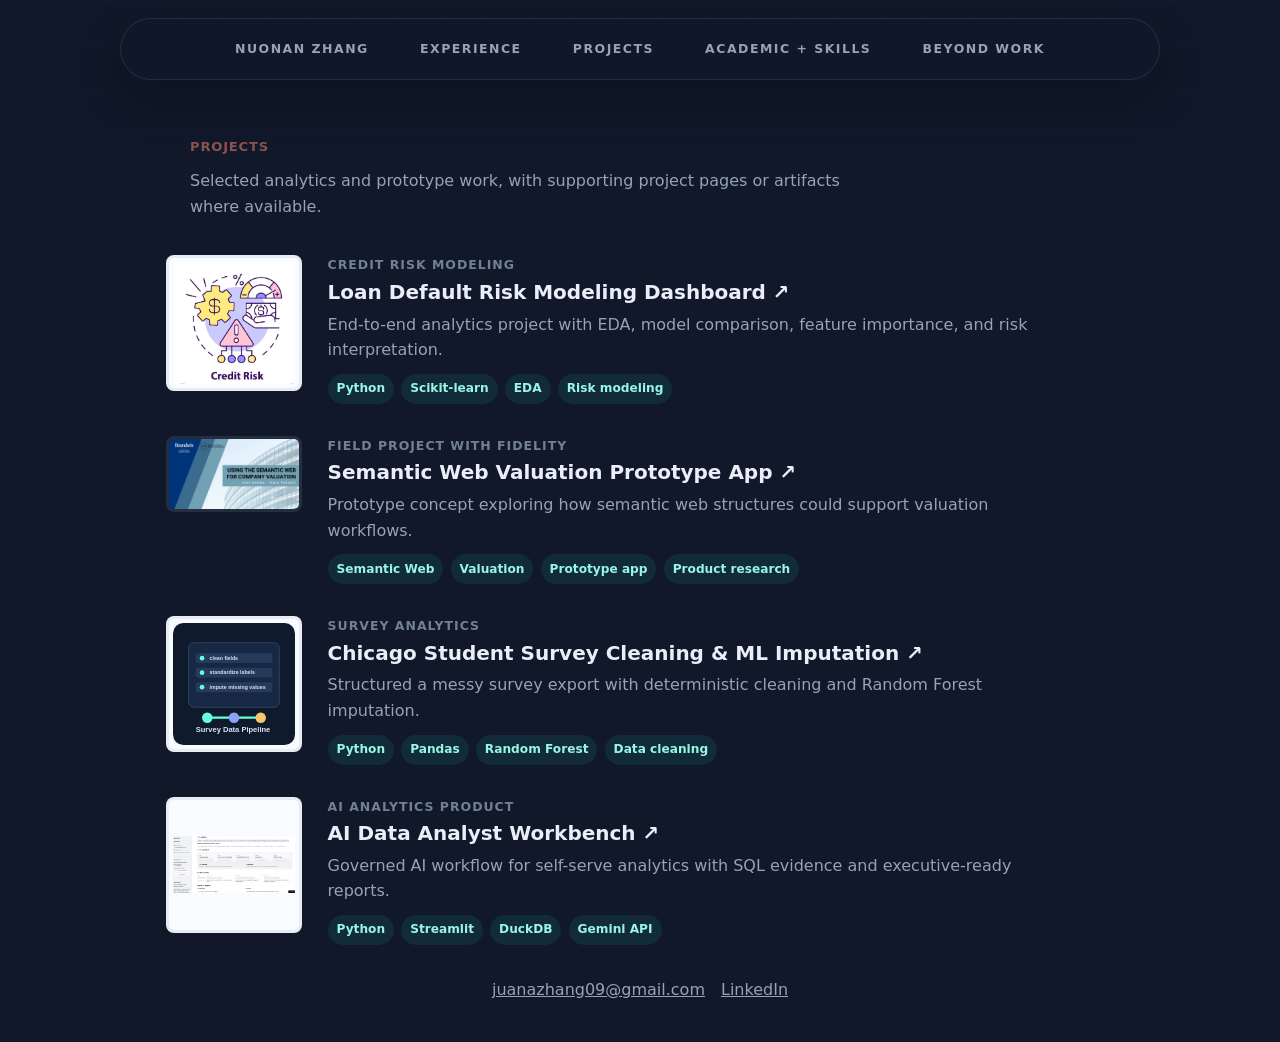
<file: projects.html>
<!doctype html>
<html lang="en">
  <head>
    <meta charset="UTF-8" />
    <meta name="viewport" content="width=device-width, initial-scale=1.0" />
    <title>Projects | Nuonan Zhang</title>
    <meta name="description" content="Selected analytics and AI projects by Nuonan Zhang." />
    <link rel="stylesheet" href="styles.css" />
  </head>
  <body class="brittany-home">
    <header class="home-top-nav" aria-label="Primary navigation">
      <nav>
        <a href="index.html#about">Nuonan Zhang</a>
        <a href="index.html#experience">Experience</a>
        <a href="projects.html">Projects</a>
        <a href="about.html">Academic + Skills</a>
        <a href="life.html">Beyond Work</a>
      </nav>
    </header>

    <main class="page-main dark-standalone projects-compact-page">
      <section class="project-page-intro">
        <p class="mini">Projects</p>
        <p>Selected analytics and prototype work, with supporting project pages or artifacts where available.</p>
      </section>

      <section class="split-section project-list-page">
        <a class="project-feature-row" href="loan-default-risk-dashboard.html">
          <img class="project-thumb-contain" src="assets/loan-credit-risk-concept-local.png" alt="Credit risk modeling concept" />
          <div>
            <span>Credit risk modeling</span>
            <h3>Loan Default Risk Modeling Dashboard ↗</h3>
            <p>End-to-end analytics project with EDA, model comparison, feature importance, and risk interpretation.</p>
            <div class="split-tech"><span>Python</span><span>Scikit-learn</span><span>EDA</span><span>Risk modeling</span></div>
          </div>
        </a>
        <a class="project-feature-row" href="assets/fidelity-semantic-web-valuation.pdf" target="_blank" rel="noreferrer">
          <img src="assets/fidelity-semantic-web-valuation-thumb.png" alt="Fidelity semantic web valuation project cover" />
          <div>
            <span>Field project with Fidelity</span>
            <h3>Semantic Web Valuation Prototype App ↗</h3>
            <p>Prototype concept exploring how semantic web structures could support valuation workflows.</p>
            <div class="split-tech"><span>Semantic Web</span><span>Valuation</span><span>Prototype app</span><span>Product research</span></div>
          </div>
        </a>
        <a class="project-feature-row" href="projects/student-survey/project_story.html">
          <img class="project-thumb-contain" src="assets/student-survey-imputation-thumb.svg" alt="Student survey data cleaning pipeline" />
          <div>
            <span>Survey analytics</span>
            <h3>Chicago Student Survey Cleaning & ML Imputation ↗</h3>
            <p>Structured a messy survey export with deterministic cleaning and Random Forest imputation.</p>
            <div class="split-tech"><span>Python</span><span>Pandas</span><span>Random Forest</span><span>Data cleaning</span></div>
          </div>
        </a>
        <a class="project-feature-row" href="ai.html">
          <img class="project-thumb-contain" src="assets/chicago-eac-ai-workbench-approach.png" alt="AI workbench workflow screenshot" />
          <div>
            <span>AI analytics product</span>
            <h3>AI Data Analyst Workbench ↗</h3>
            <p>Governed AI workflow for self-serve analytics with SQL evidence and executive-ready reports.</p>
            <div class="split-tech"><span>Python</span><span>Streamlit</span><span>DuckDB</span><span>Gemini API</span></div>
          </div>
        </a>
      </section>
    </main>

    <footer>
      <a href="mailto:juanazhang09@gmail.com">juanazhang09@gmail.com</a>
      <a href="https://www.linkedin.com/in/juanazhang" target="_blank" rel="noreferrer">LinkedIn</a>
    </footer>

    <script src="script.js?v=20260702-real-logos"></script>
  </body>
</html>
</file>
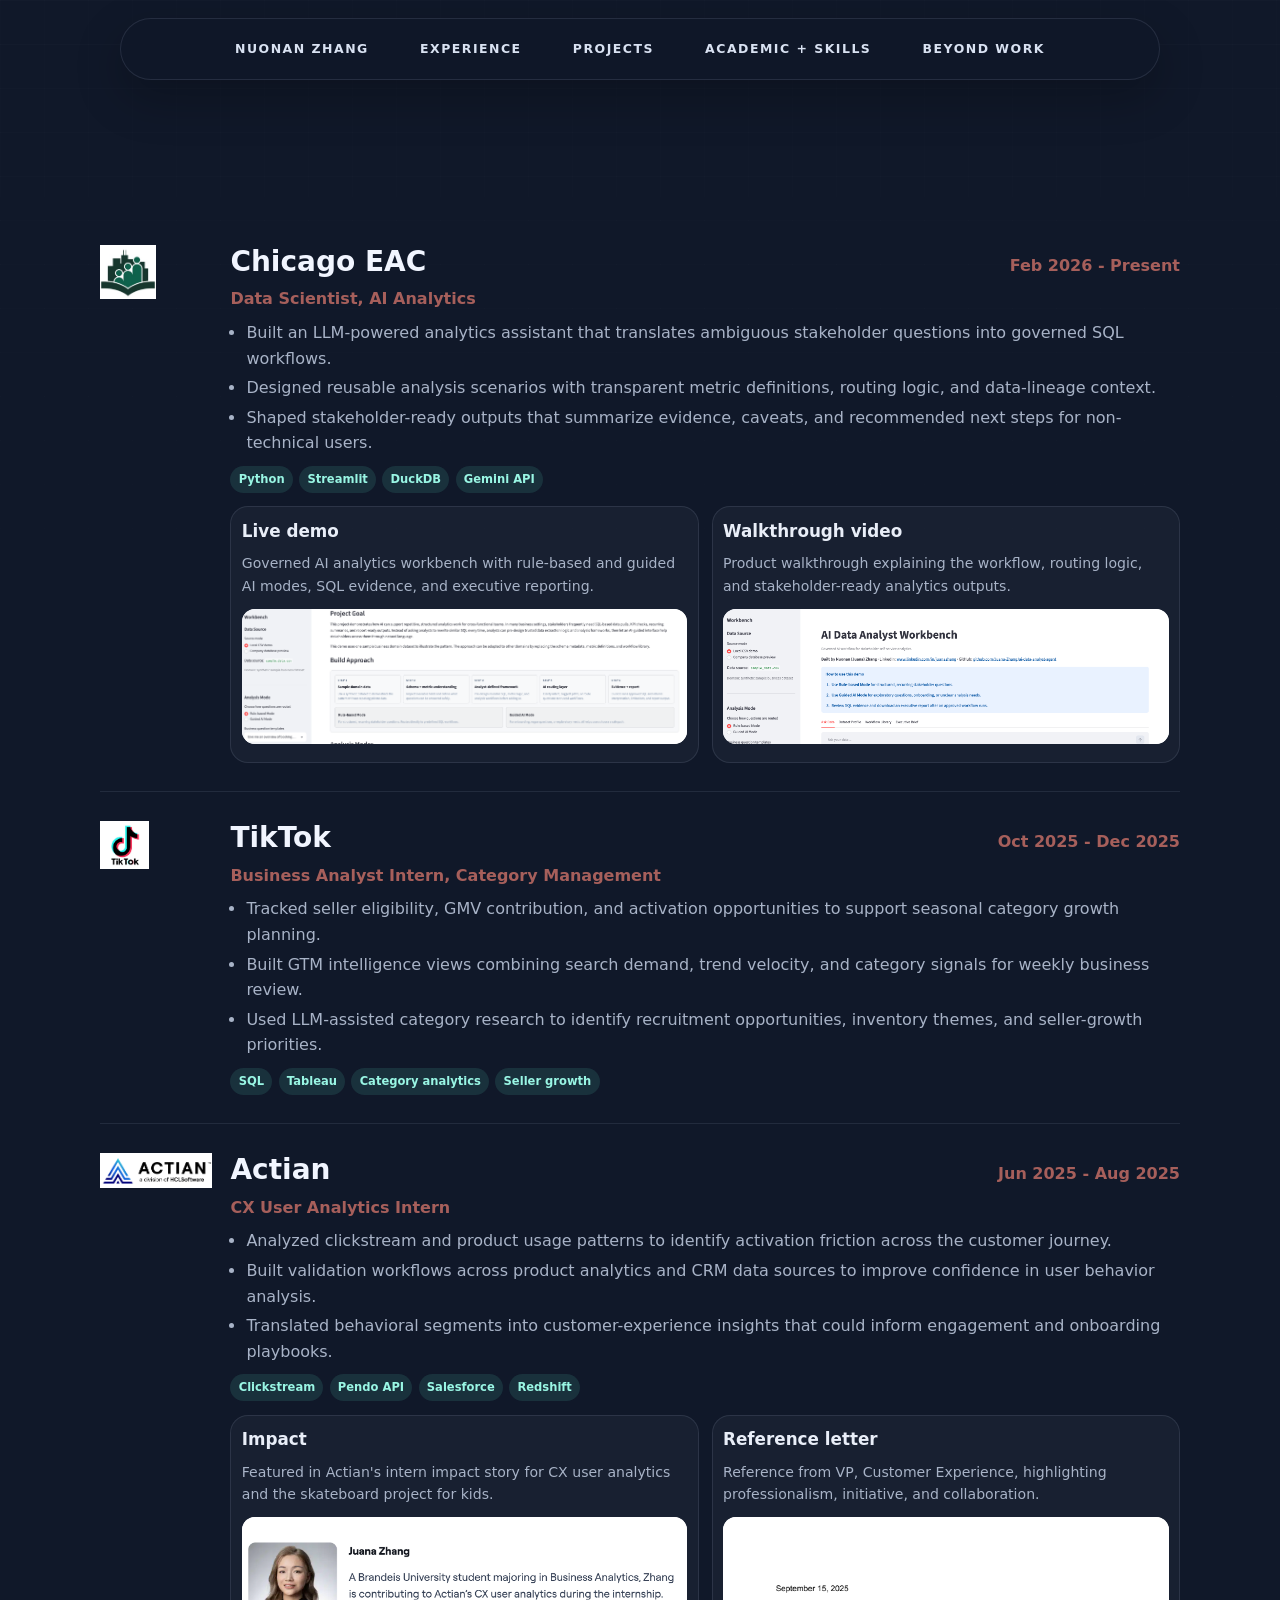
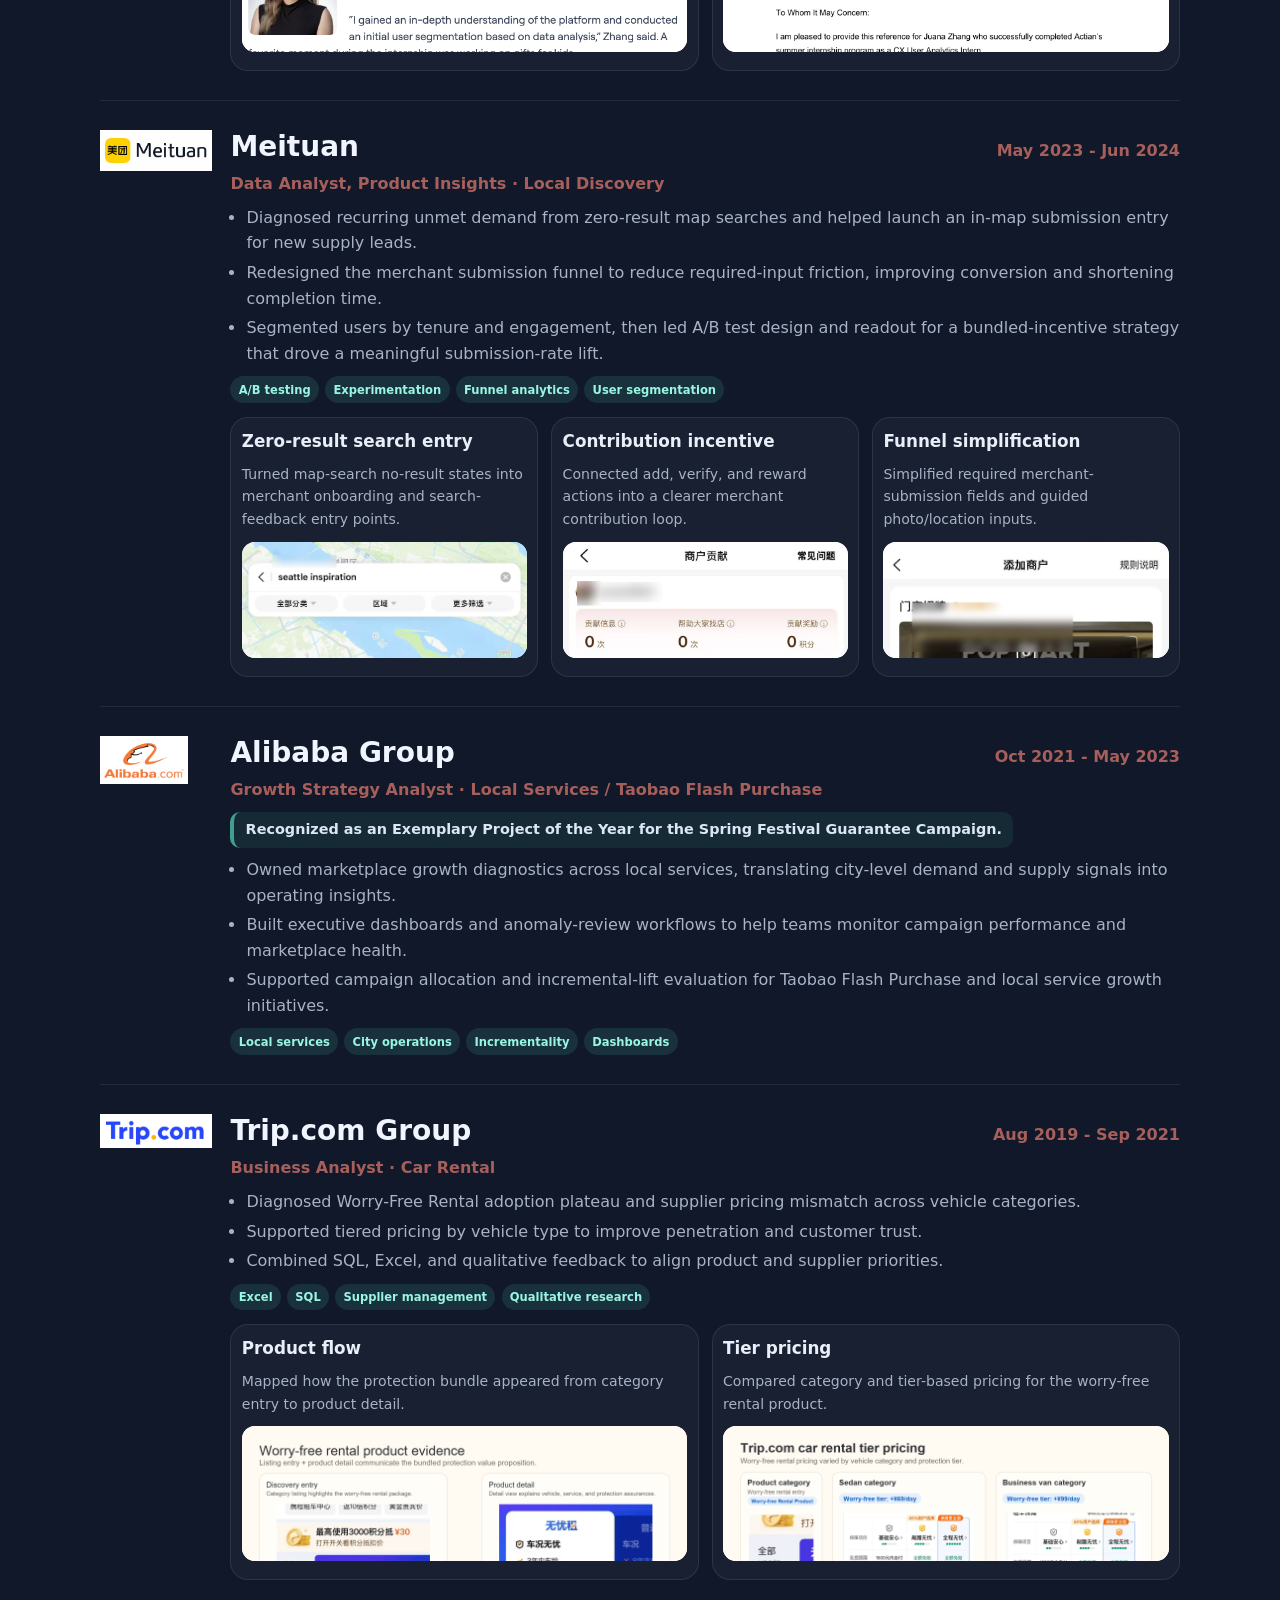
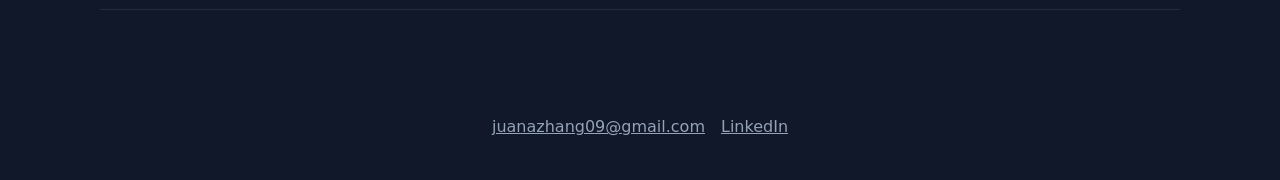
<file: work.html>
<!doctype html>
<html lang="en">
  <head>
    <meta charset="UTF-8" />
    <meta name="viewport" content="width=device-width, initial-scale=1.0" />
    <title>Work | Nuonan Zhang</title>
    <meta name="description" content="Work experience for Nuonan Zhang, growth and product analytics professional." />
    <link rel="stylesheet" href="styles.css" />
  </head>
  <body class="dark-page">
    <header class="home-top-nav" aria-label="Primary navigation">
      <nav>
        <a href="index.html#about">Nuonan Zhang</a>
        <a href="work.html">Experience</a>
        <a href="projects.html">Projects</a>
        <a href="about.html">Academic + Skills</a>
        <a href="life.html">Beyond Work</a>
      </nav>
    </header>

    <main class="page-main">
      <section class="experience-summary section" aria-label="Full professional experience">
        <div class="summary-list">
          <article class="summary-item">
            <div class="summary-logo logo-eac">
              <img src="assets/logo-chicago-eac.png" alt="Chicago EAC logo" />
            </div>
            <div class="summary-main">
              <div class="summary-topline">
                <h3>Chicago EAC</h3>
                <span>Feb 2026 - Present</span>
              </div>
              <p class="summary-role">Data Scientist, AI Analytics</p>
              <ul>
                <li>Built an LLM-powered analytics assistant that translates ambiguous stakeholder questions into governed SQL workflows.</li>
                <li>Designed reusable analysis scenarios with transparent metric definitions, routing logic, and data-lineage context.</li>
                <li>Shaped stakeholder-ready outputs that summarize evidence, caveats, and recommended next steps for non-technical users.</li>
              </ul>
              <div class="summary-skills">
                <span>Python</span>
                <span>Streamlit</span>
                <span>DuckDB</span>
                <span>Gemini API</span>
              </div>
              <div class="evidence-strip evidence-strip-compact" aria-label="Chicago EAC evidence">
                <article class="evidence-card">
                  <a class="evidence-title" href="https://ai-data-analyst-agent-hc3rs5gwg8nxvyru2qjz3q.streamlit.app/" target="_blank" rel="noreferrer">Live demo</a>
                  <p>Governed AI analytics workbench with rule-based and guided AI modes, SQL evidence, and executive reporting.</p>
                  <a class="evidence-image-link" href="https://ai-data-analyst-agent-hc3rs5gwg8nxvyru2qjz3q.streamlit.app/" target="_blank" rel="noreferrer" aria-label="Open AI Data Analyst Workbench live demo">
                    <img src="assets/chicago-eac-ai-workbench-approach.png" alt="AI Data Analyst Workbench project goal and build approach screenshot" />
                  </a>
                </article>
                <article class="evidence-card">
                  <a class="evidence-title" href="https://www.loom.com/share/54dac2c7c2074120a5b19775f7f8cf9d" target="_blank" rel="noreferrer">Walkthrough video</a>
                  <p>Product walkthrough explaining the workflow, routing logic, and stakeholder-ready analytics outputs.</p>
                  <a class="evidence-image-link" href="https://www.loom.com/share/54dac2c7c2074120a5b19775f7f8cf9d" target="_blank" rel="noreferrer" aria-label="Open AI Data Analyst Workbench walkthrough video">
                    <img src="assets/chicago-eac-ai-workbench-demo.png" alt="AI Data Analyst Workbench walkthrough video preview" />
                  </a>
                </article>
              </div>
            </div>
          </article>

          <article class="summary-item">
            <div class="summary-logo logo-tiktok">
              <img src="assets/logo-tiktok.png" alt="TikTok logo" />
            </div>
            <div class="summary-main">
              <div class="summary-topline">
                <h3>TikTok</h3>
                <span>Oct 2025 - Dec 2025</span>
              </div>
              <p class="summary-role">Business Analyst Intern, Category Management</p>
              <ul>
                <li>Tracked seller eligibility, GMV contribution, and activation opportunities to support seasonal category growth planning.</li>
                <li>Built GTM intelligence views combining search demand, trend velocity, and category signals for weekly business review.</li>
                <li>Used LLM-assisted category research to identify recruitment opportunities, inventory themes, and seller-growth priorities.</li>
              </ul>
              <div class="summary-skills">
                <span>SQL</span>
                <span>Tableau</span>
                <span>Category analytics</span>
                <span>Seller growth</span>
              </div>
            </div>
          </article>

          <article class="summary-item">
            <div class="summary-logo logo-actian">
              <img src="assets/logo-actian.png" alt="Actian logo" />
            </div>
            <div class="summary-main">
              <div class="summary-topline">
                <h3>Actian</h3>
                <span>Jun 2025 - Aug 2025</span>
              </div>
              <p class="summary-role">CX User Analytics Intern</p>
              <ul>
                <li>Analyzed clickstream and product usage patterns to identify activation friction across the customer journey.</li>
                <li>Built validation workflows across product analytics and CRM data sources to improve confidence in user behavior analysis.</li>
                <li>Translated behavioral segments into customer-experience insights that could inform engagement and onboarding playbooks.</li>
              </ul>
              <div class="summary-skills">
                <span>Clickstream</span>
                <span>Pendo API</span>
                <span>Salesforce</span>
                <span>Redshift</span>
              </div>
              <div class="evidence-strip evidence-strip-compact" aria-label="Actian evidence">
                <article class="evidence-card">
                  <a class="evidence-title" href="https://www.actian.com/blog/actian-life/celebrating-our-future-leaders-actian-interns-make-an-impact/#:~:text=Juana%20Zhang" target="_blank" rel="noreferrer">Impact</a>
                  <p>Featured in Actian's intern impact story for CX user analytics and the skateboard project for kids.</p>
                  <a class="evidence-image-link" href="https://www.actian.com/blog/actian-life/celebrating-our-future-leaders-actian-interns-make-an-impact/#:~:text=Juana%20Zhang" target="_blank" rel="noreferrer" aria-label="Open Actian intern impact story">
                    <img src="assets/actian-impact-blog-excerpt.png" alt="Actian blog excerpt featuring Juana Zhang" />
                  </a>
                </article>
                <article class="evidence-card">
                  <a class="evidence-title" href="assets/actian-reference-letter-juana-zhang.pdf" download>Reference letter</a>
                  <p>Reference from VP, Customer Experience, highlighting professionalism, initiative, and collaboration.</p>
                  <a class="evidence-image-link" href="assets/actian-reference-letter-juana-zhang.pdf" download aria-label="Download Actian reference letter PDF">
                    <img src="assets/actian-reference-letter-preview.png" alt="Actian VP reference letter preview" />
                  </a>
                </article>
              </div>
            </div>
          </article>

          <article class="summary-item">
            <div class="summary-logo logo-meituan">
              <img src="assets/logo-meituan.png" alt="Meituan logo" />
            </div>
            <div class="summary-main">
              <div class="summary-topline">
                <h3>Meituan</h3>
                <span>May 2023 - Jun 2024</span>
              </div>
              <p class="summary-role">Data Analyst, Product Insights · Local Discovery</p>
              <ul>
                <li>Diagnosed recurring unmet demand from zero-result map searches and helped launch an in-map submission entry for new supply leads.</li>
                <li>Redesigned the merchant submission funnel to reduce required-input friction, improving conversion and shortening completion time.</li>
                <li>Segmented users by tenure and engagement, then led A/B test design and readout for a bundled-incentive strategy that drove a meaningful submission-rate lift.</li>
              </ul>
              <div class="summary-skills">
                <span>A/B testing</span>
                <span>Experimentation</span>
                <span>Funnel analytics</span>
                <span>User segmentation</span>
              </div>
              <div class="evidence-strip evidence-strip-three" aria-label="Meituan product evidence">
                <article class="evidence-card">
                  <a class="evidence-title" href="assets/meituan-zero-result-entry-redacted.png" target="_blank" rel="noreferrer">Zero-result search entry</a>
                  <p>Turned map-search no-result states into merchant onboarding and search-feedback entry points.</p>
                  <a class="evidence-image-link" href="assets/meituan-zero-result-entry-redacted.png" target="_blank" rel="noreferrer" aria-label="Open zero-result search entry screenshot">
                    <img src="assets/meituan-zero-result-entry-redacted.png" alt="Meituan zero-result search entry screenshot" />
                  </a>
                </article>
                <article class="evidence-card">
                  <a class="evidence-title" href="assets/meituan-contribution-incentive-redacted.png" target="_blank" rel="noreferrer">Contribution incentive</a>
                  <p>Connected add, verify, and reward actions into a clearer merchant contribution loop.</p>
                  <a class="evidence-image-link" href="assets/meituan-contribution-incentive-redacted.png" target="_blank" rel="noreferrer" aria-label="Open contribution incentive screenshot">
                    <img src="assets/meituan-contribution-incentive-redacted.png" alt="Meituan contribution incentive screenshot" />
                  </a>
                </article>
                <article class="evidence-card">
                  <a class="evidence-title" href="assets/meituan-funnel-simplification-redacted.png" target="_blank" rel="noreferrer">Funnel simplification</a>
                  <p>Simplified required merchant-submission fields and guided photo/location inputs.</p>
                  <a class="evidence-image-link" href="assets/meituan-funnel-simplification-redacted.png" target="_blank" rel="noreferrer" aria-label="Open funnel simplification screenshot">
                    <img src="assets/meituan-funnel-simplification-redacted.png" alt="Meituan funnel simplification screenshot" />
                  </a>
                </article>
              </div>
            </div>
          </article>

          <article class="summary-item">
            <div class="summary-logo logo-alibaba">
              <img src="assets/logo-alibaba.png" alt="Alibaba logo" />
            </div>
            <div class="summary-main">
              <div class="summary-topline">
                <h3>Alibaba Group</h3>
                <span>Oct 2021 - May 2023</span>
              </div>
              <p class="summary-role">Growth Strategy Analyst · Local Services / Taobao Flash Purchase</p>
              <p class="summary-highlight">Recognized as an Exemplary Project of the Year for the Spring Festival Guarantee Campaign.</p>
              <ul>
                <li>Owned marketplace growth diagnostics across local services, translating city-level demand and supply signals into operating insights.</li>
                <li>Built executive dashboards and anomaly-review workflows to help teams monitor campaign performance and marketplace health.</li>
                <li>Supported campaign allocation and incremental-lift evaluation for Taobao Flash Purchase and local service growth initiatives.</li>
              </ul>
              <div class="summary-skills">
                <span>Local services</span>
                <span>City operations</span>
                <span>Incrementality</span>
                <span>Dashboards</span>
              </div>
            </div>
          </article>

          <article class="summary-item">
            <div class="summary-logo logo-trip">
              <img src="assets/logo-trip.png" alt="Trip.com logo" />
            </div>
            <div class="summary-main">
              <div class="summary-topline">
                <h3>Trip.com Group</h3>
                <span>Aug 2019 - Sep 2021</span>
              </div>
              <p class="summary-role">Business Analyst · Car Rental</p>
              <ul>
                <li>Diagnosed Worry-Free Rental adoption plateau and supplier pricing mismatch across vehicle categories.</li>
                <li>Supported tiered pricing by vehicle type to improve penetration and customer trust.</li>
                <li>Combined SQL, Excel, and qualitative feedback to align product and supplier priorities.</li>
              </ul>
              <div class="summary-skills">
                <span>Excel</span>
                <span>SQL</span>
                <span>Supplier management</span>
                <span>Qualitative research</span>
              </div>
              <div class="evidence-strip evidence-strip-compact" aria-label="Trip.com car rental evidence">
                <article class="evidence-card">
                  <span class="evidence-title">Product flow</span>
                  <p>Mapped how the protection bundle appeared from category entry to product detail.</p>
                  <a class="evidence-image-link" href="assets/trip-worry-free-rental-evidence.png" target="_blank" rel="noreferrer">
                    <img src="assets/trip-worry-free-rental-evidence.png" alt="Trip.com worry-free rental product evidence" />
                  </a>
                </article>
                <article class="evidence-card">
                  <span class="evidence-title">Tier pricing</span>
                  <p>Compared category and tier-based pricing for the worry-free rental product.</p>
                  <a class="evidence-image-link" href="assets/trip-car-rental-pricing-comparison.png" target="_blank" rel="noreferrer">
                    <img src="assets/trip-car-rental-pricing-comparison.png" alt="Trip.com car rental tier pricing comparison" />
                  </a>
                </article>
              </div>
            </div>
          </article>
        </div>
      </section>
    </main>

    <footer>
      <a href="mailto:juanazhang09@gmail.com">juanazhang09@gmail.com</a>
      <a href="https://www.linkedin.com/in/juanazhang" target="_blank" rel="noreferrer">LinkedIn</a>
    </footer>
    <script src="script.js?v=20260702-real-logos"></script>
  </body>
</html>
</file>
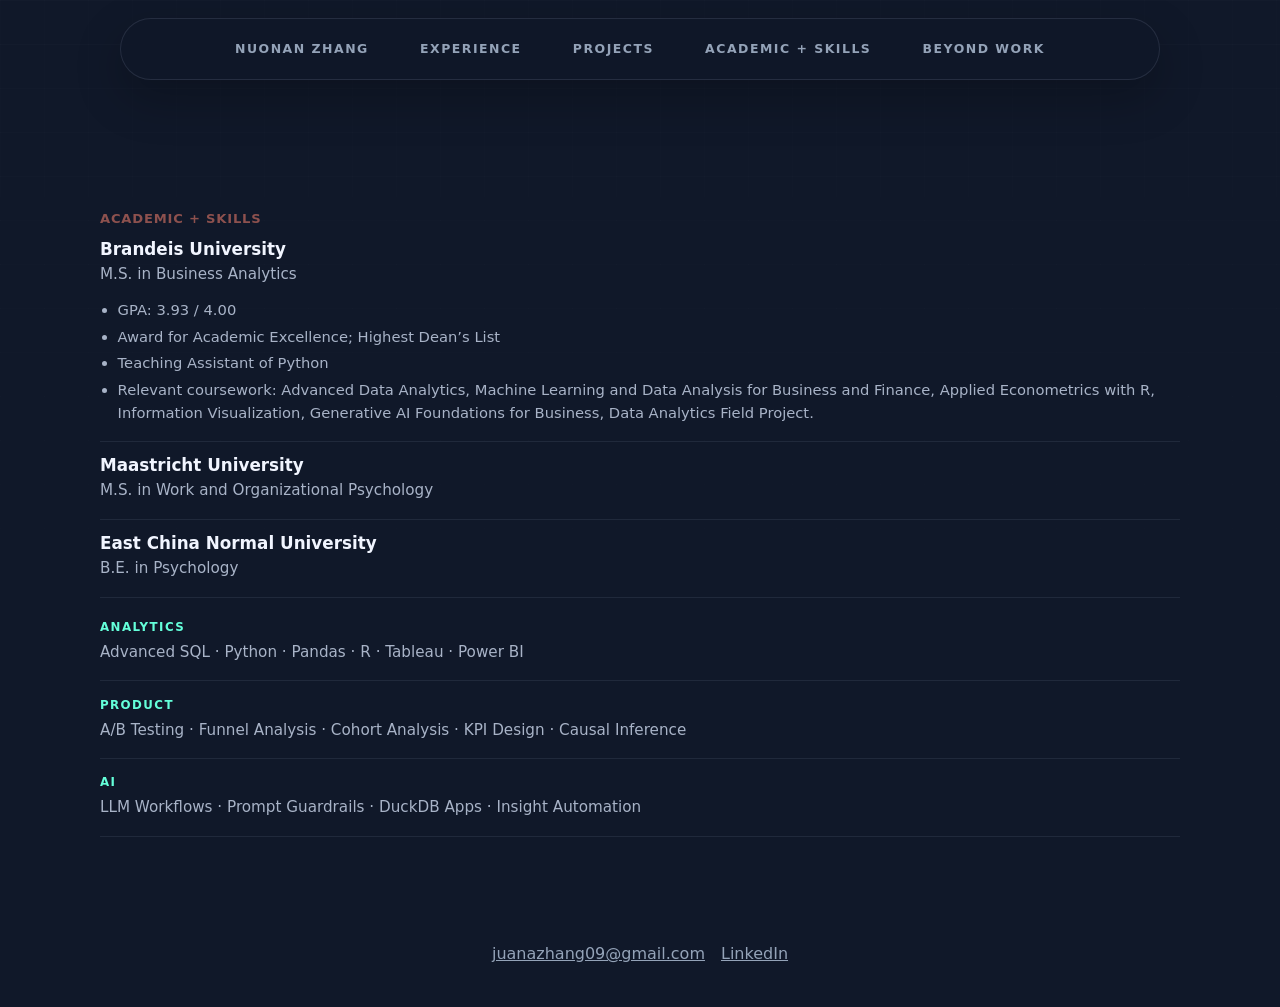
<file: archive/colorful-home-2026-07-05/about.html>
<!doctype html>
<html lang="en">
  <head>
    <meta charset="UTF-8" />
    <meta name="viewport" content="width=device-width, initial-scale=1.0" />
    <title>About | Nuonan Zhang</title>
    <meta name="description" content="About Nuonan Zhang, including skills, education, and analytics approach." />
    <link rel="stylesheet" href="styles.css" />
  </head>
  <body class="brittany-home">
    <header class="home-top-nav" aria-label="Primary navigation">
      <nav>
        <a href="index.html#about">Nuonan Zhang</a>
        <a href="index.html#experience">Experience</a>
        <a href="projects.html">Projects</a>
        <a href="about.html">Academic + Skills</a>
        <a href="life.html">Beyond Work</a>
      </nav>
    </header>

    <main class="page-main dark-standalone academic-page">
      <section class="section">
        <p class="mini">Academic + Skills</p>
        <div class="academic-stack">
          <article>
            <h3>Brandeis University</h3>
            <p>M.S. in Business Analytics</p>
            <ul>
              <li>GPA: 3.93 / 4.00</li>
              <li>Award for Academic Excellence; Highest Dean’s List</li>
              <li>Teaching Assistant of Python</li>
              <li>Relevant coursework: Advanced Data Analytics, Machine Learning and Data Analysis for Business and Finance, Applied Econometrics with R, Information Visualization, Generative AI Foundations for Business, Data Analytics Field Project.</li>
            </ul>
          </article>
          <article>
            <h3>Maastricht University</h3>
            <p>M.S. in Work and Organizational Psychology</p>
          </article>
          <article>
            <h3>East China Normal University</h3>
            <p>B.E. in Psychology</p>
          </article>
        </div>
        <div class="skill-map-compact">
          <div>
            <span>Analytics</span>
            <p>Advanced SQL · Python · Pandas · R · Tableau · Power BI</p>
          </div>
          <div>
            <span>Product</span>
            <p>A/B Testing · Funnel Analysis · Cohort Analysis · KPI Design · Causal Inference</p>
          </div>
          <div>
            <span>AI</span>
            <p>LLM Workflows · Prompt Guardrails · DuckDB Apps · Insight Automation</p>
          </div>
        </div>
      </section>
    </main>

    <footer>
      <a href="mailto:juanazhang09@gmail.com">juanazhang09@gmail.com</a>
      <a href="https://www.linkedin.com/in/juanazhang" target="_blank" rel="noreferrer">LinkedIn</a>
    </footer>

    <script src="script.js?v=20260702-real-logos"></script>
  </body>
</html>
</file>
<file: styles.css>
:root {
  --cream: #fff8ec;
  --sand: #f5ddc9;
  --paper: #fffdf8;
  --ink: #2f2f32;
  --muted: #6f6862;
  --rose: #e86f87;
  --yellow: #ffd86f;
  --mint: #9edfc8;
  --sky: #a8d8ff;
  --peach: #ffb8a1;
  --line: rgba(47, 47, 50, 0.12);
  --shadow: 0 20px 54px rgba(78, 57, 40, 0.14);
}

* {
  box-sizing: border-box;
}

html {
  scroll-behavior: smooth;
}

body {
  margin: 0;
  color: var(--ink);
  background:
    radial-gradient(circle at 14% 10%, rgba(255, 216, 111, 0.42), transparent 18rem),
    radial-gradient(circle at 88% 12%, rgba(168, 216, 255, 0.44), transparent 22rem),
    linear-gradient(180deg, var(--sand) 0%, var(--cream) 36%, #fffaf1 100%);
  font-family: "Avenir Next", "Trebuchet MS", system-ui, sans-serif;
  line-height: 1.6;
}

body::before {
  position: fixed;
  inset: 0;
  z-index: -1;
  background-image:
    linear-gradient(rgba(255, 255, 255, 0.34) 1px, transparent 1px),
    linear-gradient(90deg, rgba(255, 255, 255, 0.28) 1px, transparent 1px);
  background-size: 44px 44px;
  content: "";
  mask-image: linear-gradient(180deg, black, transparent 88%);
}

.brittany-home {
  background: #101829;
  color: #d9e2f2;
}

.brittany-home::before,
.dark-page::before {
  background-image:
    linear-gradient(rgba(255, 255, 255, 0.035) 1px, transparent 1px),
    linear-gradient(90deg, rgba(255, 255, 255, 0.025) 1px, transparent 1px);
  opacity: 0.45;
}

.dark-page {
  background: #101829;
  color: #d9e2f2;
}

a {
  color: inherit;
}

.site-header {
  position: fixed;
  top: 1rem;
  left: 50%;
  z-index: 20;
  display: flex;
  width: min(1080px, calc(100% - 2rem));
  align-items: center;
  justify-content: space-between;
  gap: 1rem;
  border: 1px solid var(--line);
  border-radius: 999px;
  padding: 0.65rem 0.75rem;
  background: rgba(255, 253, 248, 0.82);
  box-shadow: 0 10px 35px rgba(78, 57, 40, 0.12);
  transform: translateX(-50%);
  backdrop-filter: blur(18px);
}

.brand,
nav a,
.button,
.portal-card,
.next-banner a,
.path-actions a {
  text-decoration: none;
}

.brand {
  display: inline-flex;
  align-items: center;
  gap: 0.55rem;
  padding-left: 0.35rem;
  font-weight: 850;
}

.brand-icon {
  display: grid;
  width: 2.15rem;
  height: 2.15rem;
  place-items: center;
  border-radius: 50%;
  background: var(--yellow);
  box-shadow: inset 0 0 0 2px rgba(47, 47, 50, 0.12);
}

nav {
  display: flex;
  flex-wrap: wrap;
  justify-content: flex-end;
  gap: 0.25rem;
}

nav a {
  border-radius: 999px;
  padding: 0.56rem 0.7rem;
  color: #4f4945;
  font-weight: 800;
  font-size: 0.96rem;
}

nav a:hover,
nav a.active {
  background: var(--ink);
  color: white;
}

.hero,
.section,
.page-hero,
footer {
  width: min(1080px, calc(100% - 2rem));
  margin: 0 auto;
}

.hero {
  display: grid;
  min-height: 92vh;
  grid-template-columns: minmax(0, 0.92fr) minmax(320px, 0.72fr);
  align-items: center;
  gap: clamp(2rem, 5vw, 5rem);
  padding: 8rem 0 3rem;
}

.page-main {
  padding-top: 8rem;
}

.dark-standalone {
  padding-top: 7.5rem;
}

.brittany-home .page-hero h1,
.dark-page .page-hero h1 {
  color: #e9eef8;
  font-family: "Avenir Next", "Trebuchet MS", system-ui, sans-serif;
  font-style: normal;
}

.brittany-home .page-hero p:not(.mini),
.brittany-home footer {
  color: #94a3b8;
}

.page-hero {
  padding: 3.5rem 0 1.5rem;
}

.page-hero p:not(.mini) {
  max-width: 760px;
  color: var(--muted);
  font-size: 1.18rem;
}

.mini {
  margin: 0 0 0.7rem;
  color: #8d514e;
  font-size: 0.82rem;
  font-weight: 900;
  letter-spacing: 0.06em;
  text-transform: uppercase;
}

h1,
h2,
h3,
p {
  margin-top: 0;
}

h1 {
  max-width: 11ch;
  margin-bottom: 1rem;
  font-family: Georgia, "Times New Roman", serif;
  font-size: clamp(2.9rem, 5.4vw, 4.7rem);
  font-style: italic;
  font-weight: 700;
  letter-spacing: 0;
  line-height: 0.95;
}

.page-hero h1 {
  max-width: 12ch;
}

.work-hero {
  width: min(1200px, calc(100% - 2rem));
  padding: 0.5rem 0 0.25rem;
}

.work-hero h1 {
  max-width: 28ch;
  font-size: clamp(2rem, 3.4vw, 3.15rem);
  line-height: 1.05;
}

.work-hero p:not(.mini) {
  max-width: 820px;
  font-size: 1.03rem;
}

.work-hero + .experience-summary {
  width: min(1200px, calc(100% - 2rem));
  padding-top: 1.2rem;
}

.split-home {
  display: grid;
  width: min(1280px, calc(100% - 2rem));
  grid-template-columns: minmax(280px, 0.62fr) minmax(0, 1.18fr);
  gap: clamp(2.5rem, 5vw, 5.5rem);
  margin: 0 auto;
  padding: 6rem 0;
}

.split-home-with-top-nav {
  padding-top: 5.8rem;
}

.home-top-nav {
  position: fixed;
  top: 1.1rem;
  left: 50%;
  z-index: 40;
  display: flex;
  width: min(1040px, calc(100% - 2rem));
  align-items: center;
  justify-content: center;
  gap: 1.2rem;
  border: 1px solid rgba(148, 163, 184, 0.16);
  border-radius: 999px;
  padding: 0.7rem 0.95rem;
  background: rgba(16, 24, 41, 0.82);
  box-shadow: 0 18px 48px rgba(0, 0, 0, 0.24);
  transform: translateX(-50%);
  backdrop-filter: blur(18px);
}

.home-mark {
  display: inline-flex;
  width: 2.35rem;
  height: 2.35rem;
  align-items: center;
  justify-content: center;
  border-radius: 50%;
  background: rgba(100, 255, 218, 0.12);
  color: #64ffda;
  font-weight: 900;
  text-decoration: none;
}

.home-top-nav nav {
  display: flex;
  flex-wrap: wrap;
  justify-content: center;
  gap: clamp(0.8rem, 2.5vw, 1.8rem);
}

.home-top-nav nav a {
  color: #94a3b8;
  font-size: 0.78rem;
  font-weight: 900;
  letter-spacing: 0.12em;
  text-decoration: none;
  text-transform: uppercase;
}

.home-top-nav nav a:hover {
  color: #64ffda;
}

.split-sidebar {
  position: sticky;
  top: 6rem;
  align-self: start;
  box-sizing: border-box;
  min-height: calc(100vh - 12rem);
  padding-left: clamp(1.5rem, 4vw, 3rem);
}

.split-sidebar img {
  width: 132px;
  height: 132px;
  margin-bottom: 1.5rem;
  border: 2px solid rgba(217, 226, 242, 0.18);
  border-radius: 50%;
  object-fit: cover;
  object-position: 50% 18%;
}

.split-sidebar h1 {
  max-width: none;
  margin-bottom: 0.5rem;
  font-family: "Avenir Next", "Trebuchet MS", system-ui, sans-serif;
  font-size: clamp(2.7rem, 5vw, 4.2rem);
  font-style: normal;
  line-height: 1;
}

.split-sidebar h2 {
  margin-bottom: 1rem;
  color: #e9eef8;
  font-size: 1.3rem;
  font-weight: 750;
}

.split-sidebar p {
  max-width: 21rem;
  color: #94a3b8;
  font-size: 1rem;
}

.split-nav {
  display: grid;
  justify-items: start;
  gap: 1.05rem;
  margin: 4rem 0;
  padding-left: 0;
}

.split-nav a {
  width: fit-content;
  color: #708096;
  font-size: 0.78rem;
  font-weight: 900;
  letter-spacing: 0.16em;
  text-decoration: none;
  text-transform: uppercase;
}

.split-nav a:hover {
  color: #e9eef8;
}

.split-links {
  display: flex;
  flex-wrap: wrap;
  gap: 0.95rem;
}

.split-links a,
.split-actions a {
  color: #d9e2f2;
  font-weight: 850;
  text-decoration: none;
}

.split-links a {
  display: grid;
  width: 2.05rem;
  height: 2.05rem;
  place-items: center;
  color: #94a3b8;
}

.split-links svg {
  width: 1.55rem;
  height: 1.55rem;
  fill: currentColor;
}

.split-links a:hover,
.split-actions a:hover,
.split-row:hover h3 {
  color: #7dd3fc;
}

.split-content {
  display: grid;
  gap: 4.5rem;
}

.split-section {
  scroll-margin-top: 6.8rem;
}

.split-section > p:not(.mini) {
  max-width: 860px;
  color: #a6b3c6;
  font-size: 1.03rem;
}

.about-focus {
  display: flex;
  max-width: 860px;
  flex-wrap: wrap;
  gap: 0.55rem;
  margin-top: 1.2rem;
}

.about-focus span {
  border-radius: 999px;
  padding: 0.36rem 0.62rem;
  background: rgba(148, 163, 184, 0.1);
  color: #cbd5e1;
  font-size: 0.82rem;
  font-weight: 850;
}

.about-focus .skill-group {
  background: transparent;
  color: #64ffda;
  padding-left: 0;
  font-size: 0.74rem;
  letter-spacing: 0.12em;
  text-transform: uppercase;
}

.split-row {
  display: grid;
  grid-template-columns: 9.2rem minmax(0, 1fr);
  gap: 1.2rem;
  align-items: start;
  border-radius: 16px;
  padding: 0.95rem 1rem;
  color: inherit;
  text-decoration: none;
}

.split-row:hover {
  background: rgba(148, 163, 184, 0.08);
}

.split-row > span {
  color: #718096;
  font-size: 0.78rem;
  font-weight: 900;
  letter-spacing: 0.08em;
  text-transform: uppercase;
}

.split-row h3 {
  margin-bottom: 0.35rem;
  color: #e9eef8;
  font-size: 1.05rem;
}

.split-row p {
  margin: 0;
  color: #94a3b8;
}

.split-bullets {
  display: grid;
  gap: 0.25rem;
  margin: 0;
  padding-left: 1.05rem;
  color: #94a3b8;
}

.split-bullets li::marker {
  color: #7dd3fc;
}

.inline-evidence {
  display: flex;
  flex-wrap: wrap;
  gap: 0.5rem;
  margin-top: 0.65rem;
}

.inline-evidence a {
  border: 1px solid rgba(125, 211, 252, 0.18);
  border-radius: 999px;
  padding: 0.28rem 0.55rem;
  background: rgba(125, 211, 252, 0.08);
  color: #7dd3fc;
  font-size: 0.78rem;
  font-weight: 850;
  text-decoration: none;
}

.inline-evidence a:hover {
  background: rgba(125, 211, 252, 0.16);
}

.split-tech {
  display: flex;
  flex-wrap: wrap;
  gap: 0.45rem;
  margin-top: 0.7rem;
}

.split-tech span {
  border-radius: 999px;
  padding: 0.32rem 0.56rem;
  background: rgba(45, 212, 191, 0.1);
  color: #99f6e4;
  font-size: 0.76rem;
  font-weight: 850;
}

.split-tags {
  display: flex;
  flex-wrap: wrap;
  gap: 0.65rem;
}

.split-tags span {
  border-radius: 999px;
  padding: 0.42rem 0.75rem;
  background: rgba(45, 212, 191, 0.1);
  color: #99f6e4;
  font-size: 0.86rem;
  font-weight: 850;
}

.academic-stack,
.skill-map-compact {
  display: grid;
  gap: 0.9rem;
}

.academic-stack {
  margin-bottom: 1.25rem;
}

.academic-stack article,
.skill-map-compact div {
  border-bottom: 1px solid rgba(148, 163, 184, 0.13);
  padding: 0 0 1rem;
}

.academic-stack article {
  display: grid;
  gap: 0.2rem;
}

.academic-stack h3 {
  margin: 0;
  color: #f1f5ff;
  font-size: 1.05rem;
}

.academic-stack p,
.skill-map-compact p {
  margin: 0;
  color: #a8b3c7;
  font-size: 0.95rem;
  line-height: 1.55;
}

.academic-stack ul {
  margin: 0.55rem 0 0;
  padding-left: 1.1rem;
  color: #a8b3c7;
  font-size: 0.92rem;
  line-height: 1.55;
}

.academic-stack li + li {
  margin-top: 0.25rem;
}

.skill-map-compact div > span {
  display: block;
  margin-bottom: 0.25rem;
  color: #64ffda;
  font-size: 0.74rem;
  font-weight: 900;
  letter-spacing: 0.12em;
  text-transform: uppercase;
}

.skill-block {
  margin-top: clamp(1.8rem, 4vw, 3rem);
}

.skill-block h2 {
  margin: 0.25rem 0 1rem;
  color: #f1f5ff;
  font-size: clamp(1.8rem, 5vw, 3rem);
  line-height: 1.05;
}

.academic-page .skill-tabs {
  justify-content: flex-start;
  margin-bottom: 1rem;
}

.academic-page .tab {
  border: 1px solid rgba(148, 163, 184, 0.16);
  background: rgba(148, 163, 184, 0.08);
  color: #a8b3c7;
}

.academic-page .tab.active,
.academic-page .tab:hover {
  border-color: rgba(100, 255, 218, 0.35);
  background: rgba(100, 255, 218, 0.12);
  color: #dffcf5;
}

.academic-page .skill-garden {
  justify-content: flex-start;
  gap: 0.6rem;
}

.academic-page .skill-garden span {
  min-height: auto;
  border: 1px solid rgba(100, 255, 218, 0.12);
  padding: 0.45rem 0.75rem;
  background: rgba(100, 255, 218, 0.08);
  box-shadow: none;
  color: #99f6e4;
  font-size: 0.86rem;
}

.academic-page .skill-garden span.pop {
  background: rgba(100, 255, 218, 0.17);
  color: #eafffb;
}

.split-actions {
  display: flex;
  flex-wrap: wrap;
  gap: 1rem;
  margin-top: 1.2rem;
}

.split-actions-front {
  margin: 0.3rem 0 1.2rem;
}

.project-feature-row {
  display: grid;
  grid-template-columns: 8.5rem minmax(0, 1fr);
  gap: 1.6rem;
  align-items: start;
  border-radius: 16px;
  padding: 1rem;
  color: inherit;
  text-decoration: none;
}

.project-feature-row:hover {
  background: rgba(148, 163, 184, 0.08);
}

.project-feature-row img {
  width: 100%;
  border: 3px solid rgba(148, 163, 184, 0.16);
  border-radius: 8px;
  aspect-ratio: 16 / 9;
  object-fit: cover;
  object-position: center;
}

.project-feature-row img.project-thumb-contain {
  aspect-ratio: 1 / 1;
  object-fit: contain;
  background: #f8fbff;
  padding: 0.25rem;
}

.project-feature-row > div > span {
  display: block;
  margin-bottom: 0.35rem;
  color: #718096;
  font-size: 0.78rem;
  font-weight: 900;
  letter-spacing: 0.08em;
  text-transform: uppercase;
}

.project-feature-row h3 {
  margin-bottom: 0.45rem;
  color: #e9eef8;
  font-size: 1.25rem;
}

.project-feature-row:hover h3 {
  color: #7dd3fc;
}

.project-feature-row p {
  margin: 0;
  color: #94a3b8;
}

.projects-compact-page {
  width: min(980px, calc(100% - 2rem));
  margin: 0 auto;
}

.project-page-intro {
  width: min(900px, 100%);
  margin: 0 auto 1.25rem;
  padding-top: 1rem;
}

.project-page-intro p:not(.mini) {
  max-width: 680px;
  color: #94a3b8;
  font-size: 1rem;
}

.project-list-page {
  width: min(900px, 100%);
}

h2 {
  margin-bottom: 0.85rem;
  font-size: clamp(1.75rem, 3.8vw, 3.5rem);
  font-weight: 850;
  letter-spacing: 0;
  line-height: 1.05;
}

h3 {
  margin-bottom: 0.45rem;
  font-size: 1.25rem;
  line-height: 1.18;
}

.subtitle {
  max-width: 43rem;
  color: #4a4440;
  font-size: clamp(1.05rem, 1.7vw, 1.28rem);
}

.hero-buttons {
  display: flex;
  flex-wrap: wrap;
  gap: 0.85rem;
  margin-top: 1.6rem;
}

.recruiter-snapshot {
  display: flex;
  flex-wrap: wrap;
  gap: 0.55rem;
  margin-top: 1.2rem;
}

.recruiter-snapshot span {
  display: inline-flex;
  min-height: 2.2rem;
  align-items: center;
  border-radius: 999px;
  padding: 0.35rem 0.7rem;
  background: rgba(255, 253, 248, 0.76);
  color: #4f4945;
  font-size: 0.88rem;
  font-weight: 850;
  box-shadow: 0 8px 20px rgba(95, 72, 53, 0.08);
}

.button,
.small-button,
.tab,
.floating-note {
  border: 0;
  cursor: pointer;
  font: inherit;
  font-weight: 850;
  transition:
    transform 180ms ease,
    box-shadow 180ms ease,
    background 180ms ease;
}

.button {
  display: inline-flex;
  min-height: 3rem;
  align-items: center;
  justify-content: center;
  border-radius: 12px;
  padding: 0.72rem 1.2rem;
}

.button:hover,
.small-button:hover,
.tab:hover,
.floating-note:hover,
.portal-card:hover,
.next-banner a:hover {
  transform: translateY(-3px);
}

.dark {
  background: var(--ink);
  color: white;
  box-shadow: 0 10px 24px rgba(47, 47, 50, 0.18);
}

.light {
  background: var(--yellow);
  color: var(--ink);
  box-shadow: 0 10px 24px rgba(173, 128, 39, 0.18);
}

.soft {
  background: rgba(255, 253, 248, 0.84);
  color: var(--ink);
  box-shadow: 0 10px 24px rgba(95, 72, 53, 0.12);
}

.hero-art {
  position: relative;
  display: grid;
  min-height: 500px;
  place-items: center;
}

.main-photo {
  width: min(100%, 470px);
  border: 12px solid rgba(255, 253, 248, 0.94);
  border-radius: 34px;
  aspect-ratio: 4 / 5;
  object-fit: cover;
  object-position: 36% center;
  box-shadow: var(--shadow);
}

.portrait-photo {
  position: absolute;
  right: -0.4rem;
  bottom: 2rem;
  width: 150px;
  height: 150px;
  border: 8px solid var(--paper);
  border-radius: 50%;
  object-fit: cover;
  object-position: 50% 0%;
  box-shadow: 0 18px 34px rgba(66, 45, 33, 0.2);
}

.floating-note {
  position: absolute;
  border-radius: 999px;
  padding: 0.54rem 0.82rem;
  background: var(--paper);
  color: var(--ink);
  box-shadow: 0 12px 28px rgba(67, 51, 38, 0.14);
}

.note-one {
  top: 14%;
  left: 0;
  background: var(--mint);
}

.note-two {
  right: 0;
  bottom: 25%;
  background: var(--peach);
}

.note-three {
  bottom: 12%;
  left: 8%;
  background: var(--sky);
}

.home-hero-clean {
  min-height: 86vh;
  grid-template-columns: minmax(260px, 0.45fr) minmax(0, 1fr);
  gap: clamp(2rem, 6vw, 6rem);
}

.home-profile {
  position: sticky;
  top: 7rem;
  align-self: start;
  border-radius: 22px;
  padding: 1.4rem;
  background: rgba(255, 253, 248, 0.8);
  box-shadow: 0 18px 44px rgba(78, 57, 40, 0.12);
}

.home-profile img {
  width: 100%;
  max-width: 210px;
  border-radius: 16px;
  aspect-ratio: 1 / 1;
  object-fit: cover;
  object-position: 50% 10%;
}

.home-profile h1 {
  max-width: none;
  margin: 1rem 0 0.2rem;
  font-family: "Avenir Next", "Trebuchet MS", system-ui, sans-serif;
  font-size: clamp(2.1rem, 4vw, 3.2rem);
  font-style: normal;
  line-height: 1;
}

.home-profile p {
  margin-bottom: 1rem;
  color: var(--muted);
  font-weight: 750;
}

.home-links {
  display: flex;
  flex-wrap: wrap;
  gap: 0.55rem;
}

.home-links a {
  border-radius: 999px;
  padding: 0.45rem 0.7rem;
  background: var(--ink);
  color: #fff;
  font-size: 0.86rem;
  font-weight: 850;
  text-decoration: none;
}

.home-intro h2 {
  max-width: 780px;
  font-size: clamp(2.2rem, 5vw, 4.8rem);
}

.home-intro > p:not(.mini) {
  max-width: 760px;
  color: var(--muted);
  font-size: 1.1rem;
}

.home-proof {
  display: flex;
  flex-wrap: wrap;
  gap: 0.5rem;
  margin-top: 1.2rem;
}

.home-proof span {
  border: 1px solid rgba(47, 47, 50, 0.12);
  border-radius: 999px;
  padding: 0.38rem 0.7rem;
  background: rgba(255, 253, 248, 0.72);
  color: #4f4945;
  font-size: 0.88rem;
  font-weight: 850;
}

.home-overview {
  display: grid;
  gap: 0;
  padding-top: 0;
}

.home-overview a {
  display: grid;
  grid-template-columns: 4rem 0.42fr 1fr;
  gap: 1rem;
  align-items: baseline;
  border-top: 1px solid rgba(47, 47, 50, 0.14);
  padding: 1.25rem 0;
  text-decoration: none;
}

.home-overview a:last-child {
  border-bottom: 1px solid rgba(47, 47, 50, 0.14);
}

.home-overview span {
  color: #8d514e;
  font-weight: 900;
}

.home-overview h3 {
  margin: 0;
}

.home-overview p {
  margin: 0;
  color: var(--muted);
}

.section {
  padding: clamp(3rem, 7vw, 5.5rem) 0;
}

.intro-panel,
.two-column {
  display: grid;
  grid-template-columns: 0.9fr 1fr;
  gap: clamp(1.5rem, 5vw, 4rem);
  align-items: start;
}

.intro-panel p:last-child,
.soft-card,
.about-copy {
  border-radius: 28px;
  padding: clamp(1.25rem, 3vw, 2rem);
  background: rgba(255, 253, 248, 0.74);
  box-shadow: var(--shadow);
}

.intro-panel p:last-child,
.soft-card p,
.project-card p,
.work-entry li,
.life-grid p,
footer {
  color: var(--muted);
}

.portal-section,
.portfolio-map {
  display: grid;
  gap: 1rem;
  padding-top: 0;
}

.portal-card {
  display: grid;
  grid-template-columns: auto 1fr;
  gap: 1.2rem;
  align-items: center;
  border-radius: 30px;
  padding: clamp(1.2rem, 3vw, 2rem);
  background: var(--paper);
  box-shadow: var(--shadow);
  transition:
    transform 180ms ease,
    box-shadow 180ms ease;
}

.portal-card:hover {
  box-shadow: 0 28px 72px rgba(78, 57, 40, 0.18);
}

.portal-card > span {
  display: grid;
  width: 3.6rem;
  height: 3.6rem;
  place-items: center;
  border-radius: 50%;
  background: var(--yellow);
  font-weight: 950;
}

.portal-card h2 {
  margin-bottom: 0.45rem;
  font-size: clamp(1.5rem, 3.3vw, 2.7rem);
}

.work-portal {
  background: linear-gradient(135deg, #fffdf8, #e6f8f0);
}

.projects-portal {
  background: linear-gradient(135deg, #fffdf8, #ffe7ee);
}

.ai-portal {
  background: linear-gradient(135deg, #fffdf8, #e5fff6);
}

.about-portal {
  background: linear-gradient(135deg, #fffdf8, #fff2bf);
}

.life-portal {
  background: linear-gradient(135deg, #fffdf8, #e6f1ff);
}

.work-timeline {
  display: grid;
  gap: 1.1rem;
}

.featured-path,
.ai-case {
  display: grid;
  grid-template-columns: 1fr 1fr;
  gap: 1rem;
  align-items: center;
}

.featured-copy,
.path-actions,
.ai-case {
  border-radius: 30px;
  padding: clamp(1.2rem, 3vw, 2rem);
  background: rgba(255, 253, 248, 0.82);
  box-shadow: var(--shadow);
}

.featured-copy p:not(.mini),
.ai-case p {
  color: var(--muted);
}

.path-actions {
  display: grid;
  gap: 0.75rem;
}

.path-actions a {
  display: flex;
  min-height: 3.4rem;
  align-items: center;
  justify-content: space-between;
  border-radius: 999px;
  padding: 0.75rem 1rem;
  background: var(--ink);
  color: white;
  font-weight: 900;
  transition: transform 180ms ease;
}

.path-actions a:nth-child(2) {
  background: #2f5f57;
}

.path-actions a:nth-child(3) {
  background: #874253;
}

.path-actions a::after {
  content: "→";
}

.ai-case {
  grid-template-columns: 1fr 0.72fr;
  background: linear-gradient(135deg, rgba(255, 253, 248, 0.88), rgba(230, 248, 240, 0.88));
}

.work-explorer {
  display: grid;
  grid-template-columns: 0.52fr 1fr;
  gap: 1rem;
  align-items: start;
  padding-bottom: 0;
}

.explorer-copy,
.company-panel {
  border-radius: 28px;
  padding: 1.25rem;
  background: rgba(255, 253, 248, 0.82);
  box-shadow: var(--shadow);
}

.explorer-copy p:not(.mini),
.company-panel p:not(.date, .role) {
  color: var(--muted);
}

.company-tabs {
  display: flex;
  flex-wrap: wrap;
  gap: 0.65rem;
  align-self: stretch;
  border-radius: 28px;
  padding: 1.1rem;
  background: rgba(255, 253, 248, 0.58);
  box-shadow: var(--shadow);
}

.company-tab {
  min-height: 2.7rem;
  border: 0;
  border-radius: 999px;
  padding: 0.5rem 0.85rem;
  background: var(--paper);
  color: var(--ink);
  cursor: pointer;
  font: inherit;
  font-weight: 850;
  box-shadow: 0 8px 20px rgba(95, 72, 53, 0.09);
  transition:
    transform 160ms ease,
    background 160ms ease,
    color 160ms ease,
    box-shadow 160ms ease;
}

.company-tab:hover {
  transform: translateY(-2px);
}

.company-tab.active {
  background: var(--ink);
  color: white;
  box-shadow: 0 12px 26px rgba(47, 47, 50, 0.2);
}

.company-panel {
  grid-column: 1 / -1;
  display: grid;
  grid-template-columns: minmax(0, 1fr) minmax(9rem, max-content);
  column-gap: 1.4rem;
  row-gap: 0.75rem;
  align-items: start;
  border: 2px solid rgba(47, 47, 50, 0.08);
}

.company-panel > div:first-child {
  display: contents;
}

.company-panel .company-logo {
  grid-column: 2;
  grid-row: 1;
  justify-self: end;
}

.company-panel h2 {
  grid-column: 1;
  grid-row: 1;
}

.company-panel .role {
  grid-column: 1;
  grid-row: 2;
}

.company-panel .date {
  grid-column: 2;
  grid-row: 2;
  justify-self: end;
  text-align: right;
}

#company-context,
#company-points {
  grid-column: 1 / 3;
}

#company-tools {
  grid-column: 1;
  grid-row: 3;
  flex-wrap: nowrap;
  overflow-x: auto;
  padding-bottom: 0.15rem;
}

.company-panel.is-changing {
  animation: panel-pop 260ms ease;
}

@keyframes panel-pop {
  0% {
    opacity: 0.5;
    transform: translateY(8px);
  }
  100% {
    opacity: 1;
    transform: translateY(0);
  }
}

.work-artifacts {
  display: grid;
  grid-template-columns: 1fr 0.72fr 0.72fr;
  gap: 1rem;
  align-items: stretch;
}

.work-artifacts > div,
.work-artifacts figure {
  border-radius: 28px;
  margin: 0;
  padding: 1.15rem;
  background: rgba(255, 253, 248, 0.82);
  box-shadow: var(--shadow);
}

.work-artifacts > div p:not(.mini) {
  color: var(--muted);
}

.work-artifacts img {
  width: 100%;
  height: 220px;
  border-radius: 20px;
  object-fit: cover;
  background: #fff;
}

.work-artifacts figcaption {
  margin-top: 0.75rem;
  color: var(--muted);
  font-weight: 850;
}

.work-entry {
  display: grid;
  grid-template-columns: minmax(0, 1fr) minmax(9rem, max-content);
  column-gap: 1.5rem;
  row-gap: 0.8rem;
  border-radius: 30px;
  padding: clamp(1.1rem, 2.5vw, 1.6rem);
  background: rgba(255, 253, 248, 0.84);
  box-shadow: var(--shadow);
  transition:
    transform 180ms ease,
    box-shadow 180ms ease,
    opacity 180ms ease,
    outline-color 180ms ease;
}

.work-meta {
  display: contents;
}

.company-logo {
  display: inline-flex;
  width: min(13rem, 22vw);
  min-height: 4.2rem;
  align-items: center;
  justify-content: flex-end;
  margin: 0;
  border: 0;
  border-radius: 0;
  padding: 0;
  background: transparent;
  box-shadow: none;
  grid-column: 2;
  grid-row: 1;
  justify-self: end;
}

.company-logo img {
  display: block;
  max-width: 100%;
  max-height: 3.3rem;
  object-fit: contain;
}

.logo-eac {
  background: transparent;
}

.logo-eac img {
  max-height: 3.8rem;
}

.logo-tiktok {
  background: transparent;
}

.logo-actian {
  background: transparent;
}

.logo-actian img {
  max-height: 3.2rem;
}

.logo-meituan {
  background: transparent;
}

.logo-meituan img {
  max-height: 3.15rem;
}

.logo-alibaba {
  background: transparent;
}

.logo-alibaba img {
  max-height: 3.5rem;
}

.logo-trip {
  background: transparent;
}

.logo-trip img {
  max-height: 2.6rem;
}

.work-entry.featured {
  background: linear-gradient(135deg, #fffdf8, #e6f8f0);
}

.work-entry.is-highlighted {
  outline: 3px solid rgba(232, 111, 135, 0.45);
  transform: translateY(-3px);
  box-shadow: 0 28px 70px rgba(78, 57, 40, 0.2);
}

.work-entry.is-muted {
  opacity: 0.46;
}

.date,
.role {
  margin: 0 0 0.2rem;
  color: #8d514e;
  font-weight: 850;
}

.date {
  grid-column: 2;
  grid-row: 2;
  justify-self: end;
  text-align: right;
  white-space: nowrap;
}

.role {
  grid-column: 1;
  grid-row: 2;
}

.work-meta h2 {
  grid-column: 1;
  grid-row: 1;
  align-self: start;
}

.tool-row {
  display: flex;
  flex-wrap: wrap;
  gap: 0.45rem;
  margin-top: 0.3rem;
  grid-column: 1 / 3;
  grid-row: 3;
}

.tool-row span,
.chip {
  display: inline-flex;
  flex: 0 0 auto;
  width: fit-content;
  border-radius: 999px;
  padding: 0.34rem 0.64rem;
  background: #ffe1e8;
  color: #874253;
  font-size: 0.78rem;
  font-weight: 850;
}

.work-body {
  display: grid;
  gap: 1rem;
  align-content: start;
  grid-column: 1 / 3;
  grid-row: 4;
}

.work-body ul,
.reveal {
  margin: 0;
  padding-left: 1.1rem;
}

.work-body li + li,
.reveal li + li {
  margin-top: 0.55rem;
}

.experience-summary {
  display: grid;
  gap: 1rem;
}

.summary-heading {
  border-radius: 28px;
  padding: 1.25rem;
  background: rgba(255, 253, 248, 0.82);
  box-shadow: var(--shadow);
}

.summary-heading p:not(.mini) {
  color: var(--muted);
}

.summary-list {
  display: grid;
  gap: 0;
}

.summary-item {
  display: grid;
  grid-template-columns: 7rem minmax(0, 1fr);
  gap: 1.15rem;
  align-items: start;
  border-bottom: 1px solid rgba(148, 163, 184, 0.14);
  padding: clamp(1.3rem, 2.6vw, 1.8rem) 0;
}

.summary-logo {
  display: flex;
  min-height: 3.8rem;
  align-items: flex-start;
}

.summary-logo img {
  display: block;
  max-width: 100%;
  max-height: 3rem;
  object-fit: contain;
}

.summary-logo.logo-eac img {
  max-height: 3.4rem;
}

.summary-logo.logo-trip img {
  max-height: 2.3rem;
}

.summary-main {
  display: grid;
  gap: 0.5rem;
}

.summary-topline {
  display: grid;
  grid-template-columns: minmax(0, 1fr) max-content;
  gap: 1rem;
  align-items: baseline;
}

.summary-topline h3 {
  margin: 0;
  color: #f1f5ff;
  font-size: clamp(1.25rem, 2.5vw, 1.75rem);
}

.summary-topline span,
.summary-role {
  color: #a65f5b;
  font-weight: 850;
}

.summary-topline span {
  white-space: nowrap;
}

.summary-role {
  margin: 0;
}

.summary-highlight {
  width: fit-content;
  margin: 0.05rem 0;
  border-left: 4px solid rgba(100, 255, 218, 0.55);
  border-radius: 10px;
  padding: 0.42rem 0.7rem;
  background: rgba(100, 255, 218, 0.08);
  color: #dbe7f8;
  font-size: 0.9rem;
  font-weight: 900;
}

.summary-item ul {
  margin: 0;
  padding-left: 1rem;
  color: #a8b3c7;
}

.summary-item li + li {
  margin-top: 0.25rem;
}

.summary-skills {
  display: flex;
  flex-wrap: wrap;
  gap: 0.38rem;
  margin-top: 0.12rem;
}

.summary-skills span {
  display: inline-flex;
  border-radius: 999px;
  padding: 0.26rem 0.52rem;
  background: rgba(100, 255, 218, 0.11);
  color: #99f6e4;
  font-size: 0.72rem;
  font-weight: 850;
}

.evidence-strip {
  display: grid;
  grid-template-columns: repeat(2, minmax(0, 1fr));
  gap: 0.8rem;
  margin-top: 0.35rem;
}

.evidence-strip-three {
  grid-template-columns: repeat(3, minmax(0, 1fr));
}

.evidence-strip-compact .evidence-card img {
  max-height: 135px;
  aspect-ratio: 3.25 / 1;
}

.evidence-card {
  display: grid;
  align-content: start;
  gap: 0.5rem;
  overflow: hidden;
  border: 1px solid rgba(148, 163, 184, 0.16);
  border-radius: 18px;
  padding: 0.65rem;
  background: rgba(148, 163, 184, 0.06);
  color: #e9eef8;
  transition:
    transform 180ms ease,
    box-shadow 180ms ease;
}

.evidence-card:hover {
  transform: translateY(-2px);
  box-shadow: 0 16px 34px rgba(95, 72, 53, 0.12);
}

.evidence-title {
  width: fit-content;
  color: #e9eef8;
  font-size: 1.05rem;
  font-weight: 900;
  text-decoration: none;
}

.evidence-title:hover {
  color: #64ffda;
}

.evidence-card p {
  margin: 0;
  color: #a8b3c7;
  font-size: 0.88rem;
}

.evidence-image-link {
  display: block;
  margin-top: 0.2rem;
}

.evidence-card img {
  width: 100%;
  max-height: 210px;
  aspect-ratio: 2.45 / 1;
  border-radius: 13px;
  object-fit: cover;
  object-position: top left;
  background: #fff;
}

.evidence-card:nth-child(2) img {
  object-fit: cover;
  object-position: top;
}

.work-visual {
  min-height: 150px;
  overflow: hidden;
  border-radius: 24px;
  padding: 1rem;
  background: #2f2f32;
  color: white;
}

.ai-visual,
.workflow-card {
  display: grid;
  gap: 0.38rem;
}

.ai-visual span,
.workflow-card span {
  color: var(--yellow);
  font-size: 0.76rem;
  font-weight: 900;
  letter-spacing: 0.07em;
  text-transform: uppercase;
}

.ai-visual strong,
.workflow-card strong {
  margin-bottom: 0.45rem;
  font-size: 1.05rem;
}

.marketplace-visual {
  display: grid;
  grid-template-columns: repeat(4, 1fr);
  align-items: end;
  gap: 0.7rem;
  background: linear-gradient(135deg, #2f2f32, #485f63);
}

.marketplace-visual div {
  border-radius: 999px 999px 8px 8px;
  background: var(--mint);
}

.marketplace-visual div:nth-child(1) {
  height: 42%;
}

.marketplace-visual div:nth-child(2) {
  height: 74%;
  background: var(--yellow);
}

.marketplace-visual div:nth-child(3) {
  height: 58%;
  background: var(--sky);
}

.marketplace-visual div:nth-child(4) {
  height: 88%;
  background: var(--peach);
}

.funnel-visual {
  display: grid;
  align-content: center;
  gap: 0.65rem;
  background: linear-gradient(135deg, #2f2f32, #534257);
}

.funnel-visual span {
  display: block;
  height: 1.4rem;
  border-radius: 999px;
  background: var(--sky);
}

.funnel-visual span:nth-child(2) {
  width: 78%;
  background: var(--mint);
}

.funnel-visual span:nth-child(3) {
  width: 58%;
  background: var(--yellow);
}

.funnel-visual span:nth-child(4) {
  width: 38%;
  background: var(--peach);
}

.experiment-visual {
  display: grid;
  grid-template-columns: 0.35fr 1fr;
  align-items: center;
  gap: 1rem;
  background: linear-gradient(135deg, #2f2f32, #65503d);
}

.experiment-visual p {
  margin: 0;
  color: var(--yellow);
  font-family: Georgia, "Times New Roman", serif;
  font-size: 3.2rem;
  font-style: italic;
}

.experiment-visual div {
  display: grid;
  gap: 0.7rem;
}

.experiment-visual span {
  display: block;
  height: 2rem;
  border-radius: 999px;
  background: var(--mint);
}

.experiment-visual span:nth-child(2) {
  width: 72%;
  background: var(--rose);
}

.local-discovery-visual {
  display: grid;
  grid-template-columns: 0.45fr 1fr;
  gap: 1rem;
  align-items: center;
  background: linear-gradient(135deg, #2f2f32, #4c5b4a);
}

.phone-map {
  position: relative;
  height: 120px;
  border: 3px solid rgba(255, 255, 255, 0.72);
  border-radius: 22px;
  background:
    linear-gradient(90deg, rgba(255, 255, 255, 0.18) 1px, transparent 1px),
    linear-gradient(rgba(255, 255, 255, 0.16) 1px, transparent 1px),
    rgba(158, 223, 200, 0.16);
  background-size: 28px 28px;
}

.phone-map span {
  position: absolute;
  display: block;
  width: 1.05rem;
  height: 1.05rem;
  border-radius: 50% 50% 50% 0;
  background: var(--rose);
  transform: rotate(-45deg);
}

.phone-map span:nth-child(1) {
  top: 24%;
  left: 25%;
}

.phone-map span:nth-child(2) {
  top: 58%;
  left: 54%;
  background: var(--yellow);
}

.phone-map span:nth-child(3) {
  top: 34%;
  left: 72%;
  background: var(--sky);
}

.review-stack {
  display: grid;
  gap: 0.45rem;
}

.review-stack strong,
.delivery-card strong,
.car-card strong {
  font-size: 1.3rem;
  text-transform: capitalize;
}

.review-stack p {
  margin: 0;
  color: var(--yellow);
  letter-spacing: 0.08em;
}

.review-stack em,
.delivery-card em {
  width: fit-content;
  border-radius: 999px;
  padding: 0.35rem 0.65rem;
  background: rgba(255, 255, 255, 0.16);
  color: white;
  font-style: normal;
  font-weight: 850;
}

.flash-commerce-visual {
  display: grid;
  grid-template-columns: 1fr 0.8fr;
  gap: 1rem;
  align-items: center;
  background: linear-gradient(135deg, #2f2f32, #674c35);
}

.city-grid {
  display: grid;
  grid-template-columns: repeat(4, 1fr);
  gap: 0.55rem;
}

.city-grid span {
  display: block;
  aspect-ratio: 1;
  border-radius: 10px;
  background: rgba(255, 255, 255, 0.2);
}

.city-grid span:nth-child(2),
.city-grid span:nth-child(5),
.city-grid span:nth-child(7) {
  background: var(--yellow);
}

.city-grid span:nth-child(3),
.city-grid span:nth-child(8) {
  background: var(--peach);
}

.delivery-card {
  display: grid;
  gap: 0.45rem;
}

.delivery-card p,
.car-card p {
  margin: 0;
  color: rgba(255, 255, 255, 0.78);
}

.car-rental-visual {
  position: relative;
  display: grid;
  align-items: end;
  background:
    radial-gradient(circle at 18% 18%, rgba(168, 216, 255, 0.24), transparent 7rem),
    linear-gradient(135deg, #2f2f32, #394d65);
}

.road {
  position: absolute;
  right: 1rem;
  bottom: 1rem;
  left: 1rem;
  height: 68px;
  border-radius: 60% 60% 18px 18px;
  background: rgba(255, 255, 255, 0.14);
  overflow: hidden;
}

.road span {
  position: absolute;
  bottom: 30px;
  width: 3.2rem;
  height: 0.35rem;
  border-radius: 999px;
  background: var(--yellow);
}

.road span:nth-child(1) {
  left: 12%;
}

.road span:nth-child(2) {
  left: 42%;
}

.road span:nth-child(3) {
  left: 72%;
}

.car-card {
  position: relative;
  z-index: 1;
  width: fit-content;
  border-radius: 18px;
  padding: 0.85rem 1rem;
  background: rgba(255, 255, 255, 0.14);
}

.project-grid {
  display: grid;
  grid-template-columns: repeat(2, minmax(0, 1fr));
  gap: 1rem;
}

.project-card {
  overflow: hidden;
  border-radius: 28px;
  padding: 1.15rem;
  background: var(--paper);
  box-shadow: var(--shadow);
}

.project-card.large {
  display: grid;
  grid-column: 1 / -1;
  grid-template-columns: 1fr 0.72fr;
  gap: 1.5rem;
  align-items: center;
  background: #fff1d6;
}

.project-card img {
  width: 100%;
  height: 240px;
  margin-bottom: 1rem;
  border-radius: 20px;
  object-fit: cover;
  background: #fff;
}

.small-button,
.tab {
  min-height: 2.55rem;
  border-radius: 999px;
  padding: 0.45rem 0.9rem;
  background: var(--ink);
  color: white;
}

.reveal {
  display: none;
  margin-top: 1rem;
  color: var(--muted);
}

.reveal.open {
  display: block;
}

.workflow-card {
  border-radius: 24px;
  padding: 1.4rem;
  background: #2f2f32;
  color: white;
  transform: rotate(1.5deg);
}

.section-title {
  max-width: 760px;
  margin-bottom: 2rem;
}

.section-title p:not(.mini) {
  color: var(--muted);
}

.centered {
  margin-right: auto;
  margin-left: auto;
  text-align: center;
}

.brandeis-lab {
  padding-top: 1rem;
}

.brandeis-tabs {
  display: flex;
  flex-wrap: wrap;
  gap: 0.65rem;
  margin-bottom: 1rem;
}

.brandeis-tab {
  min-height: 2.7rem;
  border: 0;
  border-radius: 999px;
  padding: 0.5rem 0.95rem;
  background: var(--paper);
  color: var(--ink);
  cursor: pointer;
  font: inherit;
  font-weight: 850;
  box-shadow: 0 8px 20px rgba(95, 72, 53, 0.1);
  transition:
    transform 160ms ease,
    background 160ms ease,
    color 160ms ease;
}

.brandeis-tab:hover {
  transform: translateY(-2px);
}

.brandeis-tab.active {
  background: var(--ink);
  color: white;
}

.brandeis-panel {
  display: grid;
  grid-template-columns: repeat(3, minmax(0, 1fr));
  gap: 1rem;
}

.brandeis-card {
  display: none;
  min-height: 230px;
  border-radius: 28px;
  padding: 1.25rem;
  background: rgba(255, 253, 248, 0.82);
  box-shadow: var(--shadow);
}

.brandeis-card.active {
  display: block;
  animation: panel-pop 240ms ease;
}

.brandeis-card span {
  display: inline-flex;
  margin-bottom: 1rem;
  border-radius: 999px;
  padding: 0.35rem 0.65rem;
  background: #ffe1e8;
  color: #874253;
  font-size: 0.78rem;
  font-weight: 850;
}

.brandeis-card p {
  color: var(--muted);
}

.skill-tabs {
  display: flex;
  flex-wrap: wrap;
  justify-content: center;
  gap: 0.7rem;
  margin-bottom: 1.6rem;
}

.tab {
  background: rgba(47, 47, 50, 0.08);
  color: var(--ink);
}

.tab.active {
  background: var(--ink);
  color: white;
}

.skill-garden {
  display: flex;
  flex-wrap: wrap;
  justify-content: center;
  gap: 0.8rem;
}

.skill-garden span {
  display: inline-flex;
  min-height: 3rem;
  align-items: center;
  border-radius: 999px;
  padding: 0.55rem 1rem;
  background: var(--paper);
  box-shadow: 0 8px 20px rgba(95, 72, 53, 0.1);
  font-weight: 820;
  transition:
    opacity 160ms ease,
    transform 160ms ease,
    background 160ms ease;
}

.skill-garden span.dim {
  opacity: 0.25;
  transform: scale(0.96);
}

.skill-garden span.pop {
  background: var(--mint);
}

.photo-strip {
  display: grid;
  grid-template-columns: 1fr 0.85fr 1fr;
  gap: 1rem;
}

.photo-strip figure {
  position: relative;
  min-height: 330px;
  overflow: hidden;
  border: 10px solid var(--paper);
  border-radius: 28px;
  margin: 0;
  background: var(--paper);
  box-shadow: var(--shadow);
}

.photo-strip figure:nth-child(2) {
  margin-top: 2.2rem;
}

.photo-strip img {
  width: 100%;
  height: 100%;
  object-fit: cover;
}

.photo-strip figure:first-child img {
  object-position: 50% 28%;
}

.photo-strip figcaption {
  position: absolute;
  right: 0.8rem;
  bottom: 0.8rem;
  left: 0.8rem;
  border-radius: 999px;
  padding: 0.58rem 0.8rem;
  background: rgba(255, 253, 248, 0.88);
  font-size: 0.9rem;
  font-weight: 850;
  text-align: center;
  backdrop-filter: blur(12px);
}

.life-grid {
  display: grid;
  grid-template-columns: repeat(3, 1fr);
  gap: 1rem;
}

.life-grid article {
  overflow: hidden;
  border-radius: 28px;
  background: var(--paper);
  box-shadow: var(--shadow);
}

.life-grid img {
  width: 100%;
  height: 230px;
  object-fit: cover;
}

.life-grid article:first-child img {
  object-position: 40% center;
}

.life-grid span {
  display: inline-flex;
  margin: 1.25rem 1.25rem 1rem;
  border-radius: 50%;
  padding: 0.55rem 0.7rem;
  background: var(--yellow);
  font-weight: 900;
}

.life-grid h2,
.life-grid h3,
.life-grid p {
  margin-right: 1.25rem;
  margin-left: 1.25rem;
}

.dark-page .site-header {
  background: rgba(16, 24, 41, 0.78);
  border-color: rgba(217, 226, 242, 0.12);
  box-shadow: none;
}

.dark-page .brand,
.dark-page nav a {
  color: #d9e2f2;
}

.dark-page nav a:hover,
.dark-page nav a.active {
  background: #d9e2f2;
  color: #101829;
}

.dark-page .page-hero h1 {
  color: #e9eef8;
  font-family: "Avenir Next", "Trebuchet MS", system-ui, sans-serif;
  font-style: normal;
}

.dark-page .page-hero p:not(.mini),
.dark-page footer {
  color: #94a3b8;
}

.dark-page .photo-strip figure,
.dark-page .life-grid article {
  border-color: rgba(217, 226, 242, 0.08);
  background: rgba(148, 163, 184, 0.08);
  box-shadow: none;
}

.dark-page .photo-strip figcaption {
  background: rgba(16, 24, 41, 0.82);
  color: #d9e2f2;
}

.dark-page .life-grid h2,
.dark-page .life-grid h3 {
  color: #e9eef8;
}

.dark-page .life-grid p {
  color: #94a3b8;
}

.dark-page .life-grid span {
  background: rgba(45, 212, 191, 0.14);
  color: #99f6e4;
}

.expanded-experience {
  display: grid;
  gap: 0.4rem;
  padding-top: 1rem;
}

.expanded-row {
  display: grid;
  grid-template-columns: 10.5rem minmax(0, 1fr);
  gap: 1.6rem;
  border-radius: 18px;
  padding: 1.25rem;
}

.expanded-row:hover {
  background: rgba(148, 163, 184, 0.08);
}

.expanded-row > span {
  color: #718096;
  font-size: 0.78rem;
  font-weight: 900;
  letter-spacing: 0.08em;
  text-transform: uppercase;
}

.expanded-row h2 {
  margin-bottom: 0.55rem;
  color: #e9eef8;
  font-size: 1.18rem;
}

.expanded-row ul {
  display: grid;
  gap: 0.25rem;
  margin: 0;
  padding-left: 1.1rem;
  color: #94a3b8;
}

.expanded-row li::marker {
  color: #7dd3fc;
}

.expanded-note {
  width: fit-content;
  margin-bottom: 0.65rem;
  border-left: 3px solid #facc15;
  padding: 0.38rem 0.65rem;
  background: rgba(250, 204, 21, 0.08);
  color: #fde68a;
}

.next-banner {
  padding-top: 0;
}

.next-banner a {
  display: block;
  border-radius: 30px;
  padding: 2rem;
  background: var(--ink);
  color: white;
  font-size: clamp(1.4rem, 3vw, 2.4rem);
  font-weight: 900;
  text-align: center;
  transition: transform 180ms ease;
}

footer {
  display: flex;
  flex-wrap: wrap;
  justify-content: center;
  gap: 1rem;
  padding: 1rem 1rem 2.5rem;
  text-align: center;
}

.toast {
  position: fixed;
  right: 1rem;
  bottom: 1rem;
  z-index: 40;
  max-width: min(360px, calc(100% - 2rem));
  border-radius: 18px;
  padding: 0.9rem 1rem;
  background: var(--ink);
  color: white;
  box-shadow: var(--shadow);
  opacity: 0;
  transform: translateY(12px);
  transition:
    opacity 180ms ease,
    transform 180ms ease;
}

.toast.show {
  opacity: 1;
  transform: translateY(0);
}

@media (max-width: 880px) {
  .home-top-nav {
    align-items: flex-start;
    flex-direction: column;
    border-radius: 24px;
  }

  .home-top-nav nav {
    width: 100%;
    justify-content: flex-start;
  }

  .split-home-with-top-nav {
    padding-top: 11.5rem;
  }

  .academic-stack article {
    grid-template-columns: 1fr;
  }

  .academic-stack article > span {
    grid-row: auto;
  }

  .academic-stack ul {
    grid-column: 1;
  }

  .site-header {
    align-items: flex-start;
    flex-direction: column;
    border-radius: 28px;
  }

  nav {
    width: 100%;
    justify-content: space-between;
  }

  nav a {
    padding: 0.48rem 0.55rem;
    font-size: 0.9rem;
  }

  .hero,
  .intro-panel,
  .two-column,
  .home-hero-clean,
  .split-home,
  .featured-path,
  .ai-case,
  .work-explorer,
  .company-panel,
  .work-entry,
  .project-card.large {
    grid-template-columns: 1fr;
  }

  .company-panel > div:first-child,
  .work-meta {
    display: grid;
    gap: 0.35rem;
  }

  .company-panel .company-logo,
  .company-panel .date,
  .company-panel h2,
  .company-panel .role,
  #company-context,
  #company-points,
  #company-tools,
  .company-logo,
  .date,
  .role,
  .work-meta h2,
  .tool-row,
  .work-body {
    grid-column: 1;
    grid-row: auto;
  }

  .work-body {
    margin-top: 0.35rem;
  }

  .hero {
    min-height: auto;
    padding-top: 10rem;
  }

  .page-main {
    padding-top: 9rem;
  }

  .hero-art {
    min-height: 430px;
  }

  .home-profile {
    position: static;
  }

  .split-home {
    padding-top: 3rem;
  }

  .split-sidebar {
    position: static;
    min-height: auto;
  }

  .split-nav {
    display: flex;
    flex-wrap: wrap;
    gap: 0.9rem;
    margin: 2rem 0;
  }

  .home-overview a {
    grid-template-columns: 3rem 1fr;
  }

  .home-overview p {
    grid-column: 2;
  }

  .photo-strip,
  .work-artifacts,
  .project-grid,
  .brandeis-panel,
  .life-grid {
    grid-template-columns: 1fr;
  }

  .photo-strip figure:nth-child(2) {
    margin-top: 0;
  }
}

@media (min-width: 561px) and (max-width: 880px) {
  .company-panel,
  .work-entry {
    grid-template-columns: minmax(0, 1fr) minmax(8rem, max-content);
  }

  .company-panel > div:first-child,
  .work-meta {
    display: contents;
  }

  .company-panel .company-logo,
  .company-logo {
    grid-column: 2;
    grid-row: 1;
    justify-self: end;
  }

  .company-panel h2,
  .work-meta h2 {
    grid-column: 1;
    grid-row: 1;
  }

  .company-panel .role,
  .role {
    grid-column: 1;
    grid-row: 2;
  }

  .company-panel .date,
  .date {
    grid-column: 2;
    grid-row: 2;
    justify-self: end;
    text-align: right;
  }

  #company-context,
  #company-points,
  .tool-row,
  .work-body {
    grid-column: 1 / 3;
  }

  #company-tools {
    grid-column: 1;
  }

  .tool-row {
    grid-row: 3;
  }

  .work-body {
    grid-row: 4;
  }
}

@media (max-width: 560px) {
  .hero,
  .section,
  .page-hero,
  footer {
    width: min(100% - 1.25rem, 1080px);
  }

  .brand {
    font-size: 0.98rem;
  }

  h1 {
    font-size: clamp(2.55rem, 12vw, 3.6rem);
  }

  .hero-buttons,
  .button {
    width: 100%;
  }

  .button {
    text-align: center;
  }

  .portal-card {
    grid-template-columns: 1fr;
  }

  .split-row {
    grid-template-columns: 1fr;
    gap: 0.45rem;
    padding: 1rem 0;
  }

  .project-feature-row {
    grid-template-columns: 1fr;
    padding: 1rem 0;
  }

  .split-row > span {
    grid-column: auto;
  }

  .split-tech {
    margin-top: 0.35rem;
  }

  .summary-item,
  .summary-topline,
  .evidence-strip,
  .evidence-strip-three,
  .expanded-row {
    grid-template-columns: 1fr;
  }

  .summary-logo {
    min-height: auto;
  }

  .summary-topline {
    gap: 0.18rem;
  }

  .summary-topline span {
    white-space: normal;
  }

  .floating-note {
    position: static;
    margin: 0.35rem;
  }

  .hero-art {
    display: flex;
    min-height: auto;
    flex-wrap: wrap;
    justify-content: center;
  }

  .main-photo {
    width: min(100%, 350px);
    margin-bottom: 0.5rem;
  }

  .portrait-photo {
    right: 0.4rem;
    bottom: 4.5rem;
    width: 112px;
    height: 112px;
    border-width: 6px;
  }

  .photo-strip figure {
    min-height: 260px;
  }
}
</file>
<file: archive/colorful-home-2026-07-05/styles.css>
:root {
  --cream: #fff8ec;
  --sand: #f5ddc9;
  --paper: #fffdf8;
  --ink: #2f2f32;
  --muted: #6f6862;
  --rose: #e86f87;
  --yellow: #ffd86f;
  --mint: #9edfc8;
  --sky: #a8d8ff;
  --peach: #ffb8a1;
  --line: rgba(47, 47, 50, 0.12);
  --shadow: 0 20px 54px rgba(78, 57, 40, 0.14);
}

* {
  box-sizing: border-box;
}

html {
  scroll-behavior: smooth;
}

body {
  margin: 0;
  color: var(--ink);
  background:
    radial-gradient(circle at 14% 10%, rgba(255, 216, 111, 0.42), transparent 18rem),
    radial-gradient(circle at 88% 12%, rgba(168, 216, 255, 0.44), transparent 22rem),
    linear-gradient(180deg, var(--sand) 0%, var(--cream) 36%, #fffaf1 100%);
  font-family: "Avenir Next", "Trebuchet MS", system-ui, sans-serif;
  line-height: 1.6;
}

body::before {
  position: fixed;
  inset: 0;
  z-index: -1;
  background-image:
    linear-gradient(rgba(255, 255, 255, 0.34) 1px, transparent 1px),
    linear-gradient(90deg, rgba(255, 255, 255, 0.28) 1px, transparent 1px);
  background-size: 44px 44px;
  content: "";
  mask-image: linear-gradient(180deg, black, transparent 88%);
}

.brittany-home {
  background: #101829;
  color: #d9e2f2;
}

.brittany-home::before,
.dark-page::before {
  background-image:
    linear-gradient(rgba(255, 255, 255, 0.035) 1px, transparent 1px),
    linear-gradient(90deg, rgba(255, 255, 255, 0.025) 1px, transparent 1px);
  opacity: 0.45;
}

.dark-page {
  background: #101829;
  color: #d9e2f2;
}

a {
  color: inherit;
}

.site-header {
  position: fixed;
  top: 1rem;
  left: 50%;
  z-index: 20;
  display: flex;
  width: min(1080px, calc(100% - 2rem));
  align-items: center;
  justify-content: space-between;
  gap: 1rem;
  border: 1px solid var(--line);
  border-radius: 999px;
  padding: 0.65rem 0.75rem;
  background: rgba(255, 253, 248, 0.82);
  box-shadow: 0 10px 35px rgba(78, 57, 40, 0.12);
  transform: translateX(-50%);
  backdrop-filter: blur(18px);
}

.brand,
nav a,
.button,
.portal-card,
.next-banner a,
.path-actions a {
  text-decoration: none;
}

.brand {
  display: inline-flex;
  align-items: center;
  gap: 0.55rem;
  padding-left: 0.35rem;
  font-weight: 850;
}

.brand-icon {
  display: grid;
  width: 2.15rem;
  height: 2.15rem;
  place-items: center;
  border-radius: 50%;
  background: var(--yellow);
  box-shadow: inset 0 0 0 2px rgba(47, 47, 50, 0.12);
}

nav {
  display: flex;
  flex-wrap: wrap;
  justify-content: flex-end;
  gap: 0.25rem;
}

nav a {
  border-radius: 999px;
  padding: 0.56rem 0.7rem;
  color: #4f4945;
  font-weight: 800;
  font-size: 0.96rem;
}

nav a:hover,
nav a.active {
  background: var(--ink);
  color: white;
}

.hero,
.section,
.page-hero,
footer {
  width: min(1080px, calc(100% - 2rem));
  margin: 0 auto;
}

.hero {
  display: grid;
  min-height: 92vh;
  grid-template-columns: minmax(0, 0.92fr) minmax(320px, 0.72fr);
  align-items: center;
  gap: clamp(2rem, 5vw, 5rem);
  padding: 8rem 0 3rem;
}

.page-main {
  padding-top: 8rem;
}

.dark-standalone {
  padding-top: 7.5rem;
}

.brittany-home .page-hero h1,
.dark-page .page-hero h1 {
  color: #e9eef8;
  font-family: "Avenir Next", "Trebuchet MS", system-ui, sans-serif;
  font-style: normal;
}

.brittany-home .page-hero p:not(.mini),
.brittany-home footer {
  color: #94a3b8;
}

.page-hero {
  padding: 3.5rem 0 1.5rem;
}

.page-hero p:not(.mini) {
  max-width: 760px;
  color: var(--muted);
  font-size: 1.18rem;
}

.mini {
  margin: 0 0 0.7rem;
  color: #8d514e;
  font-size: 0.82rem;
  font-weight: 900;
  letter-spacing: 0.06em;
  text-transform: uppercase;
}

h1,
h2,
h3,
p {
  margin-top: 0;
}

h1 {
  max-width: 11ch;
  margin-bottom: 1rem;
  font-family: Georgia, "Times New Roman", serif;
  font-size: clamp(2.9rem, 5.4vw, 4.7rem);
  font-style: italic;
  font-weight: 700;
  letter-spacing: 0;
  line-height: 0.95;
}

.page-hero h1 {
  max-width: 12ch;
}

.work-hero {
  width: min(1200px, calc(100% - 2rem));
  padding: 0.5rem 0 0.25rem;
}

.work-hero h1 {
  max-width: 28ch;
  font-size: clamp(2rem, 3.4vw, 3.15rem);
  line-height: 1.05;
}

.work-hero p:not(.mini) {
  max-width: 820px;
  font-size: 1.03rem;
}

.work-hero + .experience-summary {
  width: min(1200px, calc(100% - 2rem));
  padding-top: 1.2rem;
}

.split-home {
  display: grid;
  width: min(1280px, calc(100% - 2rem));
  grid-template-columns: minmax(280px, 0.62fr) minmax(0, 1.18fr);
  gap: clamp(2.5rem, 5vw, 5.5rem);
  margin: 0 auto;
  padding: 6rem 0;
}

.split-home-with-top-nav {
  padding-top: 8.5rem;
}

.home-top-nav {
  position: fixed;
  top: 1.1rem;
  left: 50%;
  z-index: 40;
  display: flex;
  width: min(1040px, calc(100% - 2rem));
  align-items: center;
  justify-content: center;
  gap: 1.2rem;
  border: 1px solid rgba(148, 163, 184, 0.16);
  border-radius: 999px;
  padding: 0.7rem 0.95rem;
  background: rgba(16, 24, 41, 0.82);
  box-shadow: 0 18px 48px rgba(0, 0, 0, 0.24);
  transform: translateX(-50%);
  backdrop-filter: blur(18px);
}

.home-mark {
  display: inline-flex;
  width: 2.35rem;
  height: 2.35rem;
  align-items: center;
  justify-content: center;
  border-radius: 50%;
  background: rgba(100, 255, 218, 0.12);
  color: #64ffda;
  font-weight: 900;
  text-decoration: none;
}

.home-top-nav nav {
  display: flex;
  flex-wrap: wrap;
  justify-content: center;
  gap: clamp(0.8rem, 2.5vw, 1.8rem);
}

.home-top-nav nav a {
  color: #94a3b8;
  font-size: 0.78rem;
  font-weight: 900;
  letter-spacing: 0.12em;
  text-decoration: none;
  text-transform: uppercase;
}

.home-top-nav nav a:hover {
  color: #64ffda;
}

.split-sidebar {
  position: sticky;
  top: 6rem;
  align-self: start;
  min-height: calc(100vh - 12rem);
}

.split-sidebar img {
  width: 132px;
  height: 132px;
  margin-bottom: 1.5rem;
  border: 2px solid rgba(217, 226, 242, 0.18);
  border-radius: 50%;
  object-fit: cover;
  object-position: 50% 18%;
}

.split-sidebar h1 {
  max-width: none;
  margin-bottom: 0.5rem;
  font-family: "Avenir Next", "Trebuchet MS", system-ui, sans-serif;
  font-size: clamp(2.7rem, 5vw, 4.2rem);
  font-style: normal;
  line-height: 1;
}

.split-sidebar h2 {
  margin-bottom: 1rem;
  color: #e9eef8;
  font-size: 1.3rem;
  font-weight: 750;
}

.split-sidebar p {
  max-width: 21rem;
  color: #94a3b8;
  font-size: 1rem;
}

.split-nav {
  display: grid;
  justify-items: start;
  gap: 1.05rem;
  margin: 4rem 0;
  padding-left: 0;
}

.split-nav a {
  width: fit-content;
  color: #708096;
  font-size: 0.78rem;
  font-weight: 900;
  letter-spacing: 0.16em;
  text-decoration: none;
  text-transform: uppercase;
}

.split-nav a:hover {
  color: #e9eef8;
}

.split-links {
  display: flex;
  flex-wrap: wrap;
  gap: 0.95rem;
}

.split-links a,
.split-actions a {
  color: #d9e2f2;
  font-weight: 850;
  text-decoration: none;
}

.split-links a {
  display: grid;
  width: 2.05rem;
  height: 2.05rem;
  place-items: center;
  color: #94a3b8;
}

.split-links svg {
  width: 1.55rem;
  height: 1.55rem;
  fill: currentColor;
}

.split-links a:hover,
.split-actions a:hover,
.split-row:hover h3 {
  color: #7dd3fc;
}

.split-content {
  display: grid;
  gap: 4.5rem;
}

.split-section {
  scroll-margin-top: 4rem;
}

.split-section > p:not(.mini) {
  max-width: 860px;
  color: #a6b3c6;
  font-size: 1.03rem;
}

.about-focus {
  display: flex;
  max-width: 860px;
  flex-wrap: wrap;
  gap: 0.55rem;
  margin-top: 1.2rem;
}

.about-focus span {
  border-radius: 999px;
  padding: 0.36rem 0.62rem;
  background: rgba(148, 163, 184, 0.1);
  color: #cbd5e1;
  font-size: 0.82rem;
  font-weight: 850;
}

.about-focus .skill-group {
  background: transparent;
  color: #64ffda;
  padding-left: 0;
  font-size: 0.74rem;
  letter-spacing: 0.12em;
  text-transform: uppercase;
}

.split-row {
  display: grid;
  grid-template-columns: 9.2rem minmax(0, 1fr);
  gap: 1.2rem;
  align-items: start;
  border-radius: 16px;
  padding: 0.95rem 1rem;
  color: inherit;
  text-decoration: none;
}

.split-row:hover {
  background: rgba(148, 163, 184, 0.08);
}

.split-row > span {
  color: #718096;
  font-size: 0.78rem;
  font-weight: 900;
  letter-spacing: 0.08em;
  text-transform: uppercase;
}

.split-row h3 {
  margin-bottom: 0.35rem;
  color: #e9eef8;
  font-size: 1.05rem;
}

.split-row p {
  margin: 0;
  color: #94a3b8;
}

.split-bullets {
  display: grid;
  gap: 0.25rem;
  margin: 0;
  padding-left: 1.05rem;
  color: #94a3b8;
}

.split-bullets li::marker {
  color: #7dd3fc;
}

.inline-evidence {
  display: flex;
  flex-wrap: wrap;
  gap: 0.5rem;
  margin-top: 0.65rem;
}

.inline-evidence a {
  border: 1px solid rgba(125, 211, 252, 0.18);
  border-radius: 999px;
  padding: 0.28rem 0.55rem;
  background: rgba(125, 211, 252, 0.08);
  color: #7dd3fc;
  font-size: 0.78rem;
  font-weight: 850;
  text-decoration: none;
}

.inline-evidence a:hover {
  background: rgba(125, 211, 252, 0.16);
}

.split-tech {
  display: flex;
  flex-wrap: wrap;
  gap: 0.45rem;
  margin-top: 0.7rem;
}

.split-tech span {
  border-radius: 999px;
  padding: 0.32rem 0.56rem;
  background: rgba(45, 212, 191, 0.1);
  color: #99f6e4;
  font-size: 0.76rem;
  font-weight: 850;
}

.split-tags {
  display: flex;
  flex-wrap: wrap;
  gap: 0.65rem;
}

.split-tags span {
  border-radius: 999px;
  padding: 0.42rem 0.75rem;
  background: rgba(45, 212, 191, 0.1);
  color: #99f6e4;
  font-size: 0.86rem;
  font-weight: 850;
}

.academic-stack,
.skill-map-compact {
  display: grid;
  gap: 0.9rem;
}

.academic-stack {
  margin-bottom: 1.25rem;
}

.academic-stack article,
.skill-map-compact div {
  border-bottom: 1px solid rgba(148, 163, 184, 0.13);
  padding: 0 0 1rem;
}

.academic-stack article {
  display: grid;
  gap: 0.2rem;
}

.academic-stack h3 {
  margin: 0;
  color: #f1f5ff;
  font-size: 1.05rem;
}

.academic-stack p,
.skill-map-compact p {
  margin: 0;
  color: #a8b3c7;
  font-size: 0.95rem;
  line-height: 1.55;
}

.academic-stack ul {
  margin: 0.55rem 0 0;
  padding-left: 1.1rem;
  color: #a8b3c7;
  font-size: 0.92rem;
  line-height: 1.55;
}

.academic-stack li + li {
  margin-top: 0.25rem;
}

.skill-map-compact div > span {
  display: block;
  margin-bottom: 0.25rem;
  color: #64ffda;
  font-size: 0.74rem;
  font-weight: 900;
  letter-spacing: 0.12em;
  text-transform: uppercase;
}

.split-actions {
  display: flex;
  flex-wrap: wrap;
  gap: 1rem;
  margin-top: 1.2rem;
}

.split-actions-front {
  margin: 0.3rem 0 1.2rem;
}

.project-feature-row {
  display: grid;
  grid-template-columns: 8.5rem minmax(0, 1fr);
  gap: 1.6rem;
  align-items: start;
  border-radius: 16px;
  padding: 1rem;
  color: inherit;
  text-decoration: none;
}

.project-feature-row:hover {
  background: rgba(148, 163, 184, 0.08);
}

.project-feature-row img {
  width: 100%;
  border: 3px solid rgba(148, 163, 184, 0.16);
  border-radius: 8px;
  aspect-ratio: 16 / 9;
  object-fit: cover;
  object-position: center;
}

.project-feature-row img.project-thumb-contain {
  aspect-ratio: 1 / 1;
  object-fit: contain;
  background: #f8fbff;
  padding: 0.25rem;
}

.project-feature-row > div > span {
  display: block;
  margin-bottom: 0.35rem;
  color: #718096;
  font-size: 0.78rem;
  font-weight: 900;
  letter-spacing: 0.08em;
  text-transform: uppercase;
}

.project-feature-row h3 {
  margin-bottom: 0.45rem;
  color: #e9eef8;
  font-size: 1.25rem;
}

.project-feature-row:hover h3 {
  color: #7dd3fc;
}

.project-feature-row p {
  margin: 0;
  color: #94a3b8;
}

.projects-compact-page {
  width: min(980px, calc(100% - 2rem));
  margin: 0 auto;
}

.project-page-intro {
  width: min(900px, 100%);
  margin: 0 auto 1.25rem;
  padding-top: 1rem;
}

.project-page-intro p:not(.mini) {
  max-width: 680px;
  color: #94a3b8;
  font-size: 1rem;
}

.project-list-page {
  width: min(900px, 100%);
}

h2 {
  margin-bottom: 0.85rem;
  font-size: clamp(1.75rem, 3.8vw, 3.5rem);
  font-weight: 850;
  letter-spacing: 0;
  line-height: 1.05;
}

h3 {
  margin-bottom: 0.45rem;
  font-size: 1.25rem;
  line-height: 1.18;
}

.subtitle {
  max-width: 43rem;
  color: #4a4440;
  font-size: clamp(1.05rem, 1.7vw, 1.28rem);
}

.hero-buttons {
  display: flex;
  flex-wrap: wrap;
  gap: 0.85rem;
  margin-top: 1.6rem;
}

.recruiter-snapshot {
  display: flex;
  flex-wrap: wrap;
  gap: 0.55rem;
  margin-top: 1.2rem;
}

.recruiter-snapshot span {
  display: inline-flex;
  min-height: 2.2rem;
  align-items: center;
  border-radius: 999px;
  padding: 0.35rem 0.7rem;
  background: rgba(255, 253, 248, 0.76);
  color: #4f4945;
  font-size: 0.88rem;
  font-weight: 850;
  box-shadow: 0 8px 20px rgba(95, 72, 53, 0.08);
}

.button,
.small-button,
.tab,
.floating-note {
  border: 0;
  cursor: pointer;
  font: inherit;
  font-weight: 850;
  transition:
    transform 180ms ease,
    box-shadow 180ms ease,
    background 180ms ease;
}

.button {
  display: inline-flex;
  min-height: 3rem;
  align-items: center;
  justify-content: center;
  border-radius: 12px;
  padding: 0.72rem 1.2rem;
}

.button:hover,
.small-button:hover,
.tab:hover,
.floating-note:hover,
.portal-card:hover,
.next-banner a:hover {
  transform: translateY(-3px);
}

.dark {
  background: var(--ink);
  color: white;
  box-shadow: 0 10px 24px rgba(47, 47, 50, 0.18);
}

.light {
  background: var(--yellow);
  color: var(--ink);
  box-shadow: 0 10px 24px rgba(173, 128, 39, 0.18);
}

.soft {
  background: rgba(255, 253, 248, 0.84);
  color: var(--ink);
  box-shadow: 0 10px 24px rgba(95, 72, 53, 0.12);
}

.hero-art {
  position: relative;
  display: grid;
  min-height: 500px;
  place-items: center;
}

.main-photo {
  width: min(100%, 470px);
  border: 12px solid rgba(255, 253, 248, 0.94);
  border-radius: 34px;
  aspect-ratio: 4 / 5;
  object-fit: cover;
  object-position: 36% center;
  box-shadow: var(--shadow);
}

.portrait-photo {
  position: absolute;
  right: -0.4rem;
  bottom: 2rem;
  width: 150px;
  height: 150px;
  border: 8px solid var(--paper);
  border-radius: 50%;
  object-fit: cover;
  object-position: 50% 0%;
  box-shadow: 0 18px 34px rgba(66, 45, 33, 0.2);
}

.floating-note {
  position: absolute;
  border-radius: 999px;
  padding: 0.54rem 0.82rem;
  background: var(--paper);
  color: var(--ink);
  box-shadow: 0 12px 28px rgba(67, 51, 38, 0.14);
}

.note-one {
  top: 14%;
  left: 0;
  background: var(--mint);
}

.note-two {
  right: 0;
  bottom: 25%;
  background: var(--peach);
}

.note-three {
  bottom: 12%;
  left: 8%;
  background: var(--sky);
}

.home-hero-clean {
  min-height: 86vh;
  grid-template-columns: minmax(260px, 0.45fr) minmax(0, 1fr);
  gap: clamp(2rem, 6vw, 6rem);
}

.home-profile {
  position: sticky;
  top: 7rem;
  align-self: start;
  border-radius: 22px;
  padding: 1.4rem;
  background: rgba(255, 253, 248, 0.8);
  box-shadow: 0 18px 44px rgba(78, 57, 40, 0.12);
}

.home-profile img {
  width: 100%;
  max-width: 210px;
  border-radius: 16px;
  aspect-ratio: 1 / 1;
  object-fit: cover;
  object-position: 50% 10%;
}

.home-profile h1 {
  max-width: none;
  margin: 1rem 0 0.2rem;
  font-family: "Avenir Next", "Trebuchet MS", system-ui, sans-serif;
  font-size: clamp(2.1rem, 4vw, 3.2rem);
  font-style: normal;
  line-height: 1;
}

.home-profile p {
  margin-bottom: 1rem;
  color: var(--muted);
  font-weight: 750;
}

.home-links {
  display: flex;
  flex-wrap: wrap;
  gap: 0.55rem;
}

.home-links a {
  border-radius: 999px;
  padding: 0.45rem 0.7rem;
  background: var(--ink);
  color: #fff;
  font-size: 0.86rem;
  font-weight: 850;
  text-decoration: none;
}

.home-intro h2 {
  max-width: 780px;
  font-size: clamp(2.2rem, 5vw, 4.8rem);
}

.home-intro > p:not(.mini) {
  max-width: 760px;
  color: var(--muted);
  font-size: 1.1rem;
}

.home-proof {
  display: flex;
  flex-wrap: wrap;
  gap: 0.5rem;
  margin-top: 1.2rem;
}

.home-proof span {
  border: 1px solid rgba(47, 47, 50, 0.12);
  border-radius: 999px;
  padding: 0.38rem 0.7rem;
  background: rgba(255, 253, 248, 0.72);
  color: #4f4945;
  font-size: 0.88rem;
  font-weight: 850;
}

.home-overview {
  display: grid;
  gap: 0;
  padding-top: 0;
}

.home-overview a {
  display: grid;
  grid-template-columns: 4rem 0.42fr 1fr;
  gap: 1rem;
  align-items: baseline;
  border-top: 1px solid rgba(47, 47, 50, 0.14);
  padding: 1.25rem 0;
  text-decoration: none;
}

.home-overview a:last-child {
  border-bottom: 1px solid rgba(47, 47, 50, 0.14);
}

.home-overview span {
  color: #8d514e;
  font-weight: 900;
}

.home-overview h3 {
  margin: 0;
}

.home-overview p {
  margin: 0;
  color: var(--muted);
}

.section {
  padding: clamp(3rem, 7vw, 5.5rem) 0;
}

.intro-panel,
.two-column {
  display: grid;
  grid-template-columns: 0.9fr 1fr;
  gap: clamp(1.5rem, 5vw, 4rem);
  align-items: start;
}

.intro-panel p:last-child,
.soft-card,
.about-copy {
  border-radius: 28px;
  padding: clamp(1.25rem, 3vw, 2rem);
  background: rgba(255, 253, 248, 0.74);
  box-shadow: var(--shadow);
}

.intro-panel p:last-child,
.soft-card p,
.project-card p,
.work-entry li,
.life-grid p,
footer {
  color: var(--muted);
}

.portal-section,
.portfolio-map {
  display: grid;
  gap: 1rem;
  padding-top: 0;
}

.portal-card {
  display: grid;
  grid-template-columns: auto 1fr;
  gap: 1.2rem;
  align-items: center;
  border-radius: 30px;
  padding: clamp(1.2rem, 3vw, 2rem);
  background: var(--paper);
  box-shadow: var(--shadow);
  transition:
    transform 180ms ease,
    box-shadow 180ms ease;
}

.portal-card:hover {
  box-shadow: 0 28px 72px rgba(78, 57, 40, 0.18);
}

.portal-card > span {
  display: grid;
  width: 3.6rem;
  height: 3.6rem;
  place-items: center;
  border-radius: 50%;
  background: var(--yellow);
  font-weight: 950;
}

.portal-card h2 {
  margin-bottom: 0.45rem;
  font-size: clamp(1.5rem, 3.3vw, 2.7rem);
}

.work-portal {
  background: linear-gradient(135deg, #fffdf8, #e6f8f0);
}

.projects-portal {
  background: linear-gradient(135deg, #fffdf8, #ffe7ee);
}

.ai-portal {
  background: linear-gradient(135deg, #fffdf8, #e5fff6);
}

.about-portal {
  background: linear-gradient(135deg, #fffdf8, #fff2bf);
}

.life-portal {
  background: linear-gradient(135deg, #fffdf8, #e6f1ff);
}

.work-timeline {
  display: grid;
  gap: 1.1rem;
}

.featured-path,
.ai-case {
  display: grid;
  grid-template-columns: 1fr 1fr;
  gap: 1rem;
  align-items: center;
}

.featured-copy,
.path-actions,
.ai-case {
  border-radius: 30px;
  padding: clamp(1.2rem, 3vw, 2rem);
  background: rgba(255, 253, 248, 0.82);
  box-shadow: var(--shadow);
}

.featured-copy p:not(.mini),
.ai-case p {
  color: var(--muted);
}

.path-actions {
  display: grid;
  gap: 0.75rem;
}

.path-actions a {
  display: flex;
  min-height: 3.4rem;
  align-items: center;
  justify-content: space-between;
  border-radius: 999px;
  padding: 0.75rem 1rem;
  background: var(--ink);
  color: white;
  font-weight: 900;
  transition: transform 180ms ease;
}

.path-actions a:nth-child(2) {
  background: #2f5f57;
}

.path-actions a:nth-child(3) {
  background: #874253;
}

.path-actions a::after {
  content: "→";
}

.ai-case {
  grid-template-columns: 1fr 0.72fr;
  background: linear-gradient(135deg, rgba(255, 253, 248, 0.88), rgba(230, 248, 240, 0.88));
}

.work-explorer {
  display: grid;
  grid-template-columns: 0.52fr 1fr;
  gap: 1rem;
  align-items: start;
  padding-bottom: 0;
}

.explorer-copy,
.company-panel {
  border-radius: 28px;
  padding: 1.25rem;
  background: rgba(255, 253, 248, 0.82);
  box-shadow: var(--shadow);
}

.explorer-copy p:not(.mini),
.company-panel p:not(.date, .role) {
  color: var(--muted);
}

.company-tabs {
  display: flex;
  flex-wrap: wrap;
  gap: 0.65rem;
  align-self: stretch;
  border-radius: 28px;
  padding: 1.1rem;
  background: rgba(255, 253, 248, 0.58);
  box-shadow: var(--shadow);
}

.company-tab {
  min-height: 2.7rem;
  border: 0;
  border-radius: 999px;
  padding: 0.5rem 0.85rem;
  background: var(--paper);
  color: var(--ink);
  cursor: pointer;
  font: inherit;
  font-weight: 850;
  box-shadow: 0 8px 20px rgba(95, 72, 53, 0.09);
  transition:
    transform 160ms ease,
    background 160ms ease,
    color 160ms ease,
    box-shadow 160ms ease;
}

.company-tab:hover {
  transform: translateY(-2px);
}

.company-tab.active {
  background: var(--ink);
  color: white;
  box-shadow: 0 12px 26px rgba(47, 47, 50, 0.2);
}

.company-panel {
  grid-column: 1 / -1;
  display: grid;
  grid-template-columns: minmax(0, 1fr) minmax(9rem, max-content);
  column-gap: 1.4rem;
  row-gap: 0.75rem;
  align-items: start;
  border: 2px solid rgba(47, 47, 50, 0.08);
}

.company-panel > div:first-child {
  display: contents;
}

.company-panel .company-logo {
  grid-column: 2;
  grid-row: 1;
  justify-self: end;
}

.company-panel h2 {
  grid-column: 1;
  grid-row: 1;
}

.company-panel .role {
  grid-column: 1;
  grid-row: 2;
}

.company-panel .date {
  grid-column: 2;
  grid-row: 2;
  justify-self: end;
  text-align: right;
}

#company-context,
#company-points {
  grid-column: 1 / 3;
}

#company-tools {
  grid-column: 1;
  grid-row: 3;
  flex-wrap: nowrap;
  overflow-x: auto;
  padding-bottom: 0.15rem;
}

.company-panel.is-changing {
  animation: panel-pop 260ms ease;
}

@keyframes panel-pop {
  0% {
    opacity: 0.5;
    transform: translateY(8px);
  }
  100% {
    opacity: 1;
    transform: translateY(0);
  }
}

.work-artifacts {
  display: grid;
  grid-template-columns: 1fr 0.72fr 0.72fr;
  gap: 1rem;
  align-items: stretch;
}

.work-artifacts > div,
.work-artifacts figure {
  border-radius: 28px;
  margin: 0;
  padding: 1.15rem;
  background: rgba(255, 253, 248, 0.82);
  box-shadow: var(--shadow);
}

.work-artifacts > div p:not(.mini) {
  color: var(--muted);
}

.work-artifacts img {
  width: 100%;
  height: 220px;
  border-radius: 20px;
  object-fit: cover;
  background: #fff;
}

.work-artifacts figcaption {
  margin-top: 0.75rem;
  color: var(--muted);
  font-weight: 850;
}

.work-entry {
  display: grid;
  grid-template-columns: minmax(0, 1fr) minmax(9rem, max-content);
  column-gap: 1.5rem;
  row-gap: 0.8rem;
  border-radius: 30px;
  padding: clamp(1.1rem, 2.5vw, 1.6rem);
  background: rgba(255, 253, 248, 0.84);
  box-shadow: var(--shadow);
  transition:
    transform 180ms ease,
    box-shadow 180ms ease,
    opacity 180ms ease,
    outline-color 180ms ease;
}

.work-meta {
  display: contents;
}

.company-logo {
  display: inline-flex;
  width: min(13rem, 22vw);
  min-height: 4.2rem;
  align-items: center;
  justify-content: flex-end;
  margin: 0;
  border: 0;
  border-radius: 0;
  padding: 0;
  background: transparent;
  box-shadow: none;
  grid-column: 2;
  grid-row: 1;
  justify-self: end;
}

.company-logo img {
  display: block;
  max-width: 100%;
  max-height: 3.3rem;
  object-fit: contain;
}

.logo-eac {
  background: transparent;
}

.logo-eac img {
  max-height: 3.8rem;
}

.logo-tiktok {
  background: transparent;
}

.logo-actian {
  background: transparent;
}

.logo-actian img {
  max-height: 3.2rem;
}

.logo-meituan {
  background: transparent;
}

.logo-meituan img {
  max-height: 3.15rem;
}

.logo-alibaba {
  background: transparent;
}

.logo-alibaba img {
  max-height: 3.5rem;
}

.logo-trip {
  background: transparent;
}

.logo-trip img {
  max-height: 2.6rem;
}

.work-entry.featured {
  background: linear-gradient(135deg, #fffdf8, #e6f8f0);
}

.work-entry.is-highlighted {
  outline: 3px solid rgba(232, 111, 135, 0.45);
  transform: translateY(-3px);
  box-shadow: 0 28px 70px rgba(78, 57, 40, 0.2);
}

.work-entry.is-muted {
  opacity: 0.46;
}

.date,
.role {
  margin: 0 0 0.2rem;
  color: #8d514e;
  font-weight: 850;
}

.date {
  grid-column: 2;
  grid-row: 2;
  justify-self: end;
  text-align: right;
  white-space: nowrap;
}

.role {
  grid-column: 1;
  grid-row: 2;
}

.work-meta h2 {
  grid-column: 1;
  grid-row: 1;
  align-self: start;
}

.tool-row {
  display: flex;
  flex-wrap: wrap;
  gap: 0.45rem;
  margin-top: 0.3rem;
  grid-column: 1 / 3;
  grid-row: 3;
}

.tool-row span,
.chip {
  display: inline-flex;
  flex: 0 0 auto;
  width: fit-content;
  border-radius: 999px;
  padding: 0.34rem 0.64rem;
  background: #ffe1e8;
  color: #874253;
  font-size: 0.78rem;
  font-weight: 850;
}

.work-body {
  display: grid;
  gap: 1rem;
  align-content: start;
  grid-column: 1 / 3;
  grid-row: 4;
}

.work-body ul,
.reveal {
  margin: 0;
  padding-left: 1.1rem;
}

.work-body li + li,
.reveal li + li {
  margin-top: 0.55rem;
}

.experience-summary {
  display: grid;
  gap: 1rem;
}

.summary-heading {
  border-radius: 28px;
  padding: 1.25rem;
  background: rgba(255, 253, 248, 0.82);
  box-shadow: var(--shadow);
}

.summary-heading p:not(.mini) {
  color: var(--muted);
}

.summary-list {
  display: grid;
  gap: 0;
}

.summary-item {
  display: grid;
  grid-template-columns: 7rem minmax(0, 1fr);
  gap: 1.15rem;
  align-items: start;
  border-bottom: 1px solid rgba(148, 163, 184, 0.14);
  padding: clamp(1.3rem, 2.6vw, 1.8rem) 0;
}

.summary-logo {
  display: flex;
  min-height: 3.8rem;
  align-items: flex-start;
}

.summary-logo img {
  display: block;
  max-width: 100%;
  max-height: 3rem;
  object-fit: contain;
}

.summary-logo.logo-eac img {
  max-height: 3.4rem;
}

.summary-logo.logo-trip img {
  max-height: 2.3rem;
}

.summary-main {
  display: grid;
  gap: 0.5rem;
}

.summary-topline {
  display: grid;
  grid-template-columns: minmax(0, 1fr) max-content;
  gap: 1rem;
  align-items: baseline;
}

.summary-topline h3 {
  margin: 0;
  color: #f1f5ff;
  font-size: clamp(1.25rem, 2.5vw, 1.75rem);
}

.summary-topline span,
.summary-role {
  color: #a65f5b;
  font-weight: 850;
}

.summary-topline span {
  white-space: nowrap;
}

.summary-role {
  margin: 0;
}

.summary-highlight {
  width: fit-content;
  margin: 0.05rem 0;
  border-left: 4px solid rgba(100, 255, 218, 0.55);
  border-radius: 10px;
  padding: 0.42rem 0.7rem;
  background: rgba(100, 255, 218, 0.08);
  color: #dbe7f8;
  font-size: 0.9rem;
  font-weight: 900;
}

.summary-item ul {
  margin: 0;
  padding-left: 1rem;
  color: #a8b3c7;
}

.summary-item li + li {
  margin-top: 0.25rem;
}

.summary-skills {
  display: flex;
  flex-wrap: wrap;
  gap: 0.38rem;
  margin-top: 0.12rem;
}

.summary-skills span {
  display: inline-flex;
  border-radius: 999px;
  padding: 0.26rem 0.52rem;
  background: rgba(100, 255, 218, 0.11);
  color: #99f6e4;
  font-size: 0.72rem;
  font-weight: 850;
}

.evidence-strip {
  display: grid;
  grid-template-columns: repeat(2, minmax(0, 1fr));
  gap: 0.8rem;
  margin-top: 0.35rem;
}

.evidence-strip-three {
  grid-template-columns: repeat(3, minmax(0, 1fr));
}

.evidence-strip-compact .evidence-card img {
  max-height: 135px;
  aspect-ratio: 3.25 / 1;
}

.evidence-card {
  display: grid;
  align-content: start;
  gap: 0.5rem;
  overflow: hidden;
  border: 1px solid rgba(148, 163, 184, 0.16);
  border-radius: 18px;
  padding: 0.65rem;
  background: rgba(148, 163, 184, 0.06);
  color: #e9eef8;
  transition:
    transform 180ms ease,
    box-shadow 180ms ease;
}

.evidence-card:hover {
  transform: translateY(-2px);
  box-shadow: 0 16px 34px rgba(95, 72, 53, 0.12);
}

.evidence-title {
  width: fit-content;
  color: #e9eef8;
  font-size: 1.05rem;
  font-weight: 900;
  text-decoration: none;
}

.evidence-title:hover {
  color: #64ffda;
}

.evidence-card p {
  margin: 0;
  color: #a8b3c7;
  font-size: 0.88rem;
}

.evidence-image-link {
  display: block;
  margin-top: 0.2rem;
}

.evidence-card img {
  width: 100%;
  max-height: 210px;
  aspect-ratio: 2.45 / 1;
  border-radius: 13px;
  object-fit: cover;
  object-position: top left;
  background: #fff;
}

.evidence-card:nth-child(2) img {
  object-fit: cover;
  object-position: top;
}

.work-visual {
  min-height: 150px;
  overflow: hidden;
  border-radius: 24px;
  padding: 1rem;
  background: #2f2f32;
  color: white;
}

.ai-visual,
.workflow-card {
  display: grid;
  gap: 0.38rem;
}

.ai-visual span,
.workflow-card span {
  color: var(--yellow);
  font-size: 0.76rem;
  font-weight: 900;
  letter-spacing: 0.07em;
  text-transform: uppercase;
}

.ai-visual strong,
.workflow-card strong {
  margin-bottom: 0.45rem;
  font-size: 1.05rem;
}

.marketplace-visual {
  display: grid;
  grid-template-columns: repeat(4, 1fr);
  align-items: end;
  gap: 0.7rem;
  background: linear-gradient(135deg, #2f2f32, #485f63);
}

.marketplace-visual div {
  border-radius: 999px 999px 8px 8px;
  background: var(--mint);
}

.marketplace-visual div:nth-child(1) {
  height: 42%;
}

.marketplace-visual div:nth-child(2) {
  height: 74%;
  background: var(--yellow);
}

.marketplace-visual div:nth-child(3) {
  height: 58%;
  background: var(--sky);
}

.marketplace-visual div:nth-child(4) {
  height: 88%;
  background: var(--peach);
}

.funnel-visual {
  display: grid;
  align-content: center;
  gap: 0.65rem;
  background: linear-gradient(135deg, #2f2f32, #534257);
}

.funnel-visual span {
  display: block;
  height: 1.4rem;
  border-radius: 999px;
  background: var(--sky);
}

.funnel-visual span:nth-child(2) {
  width: 78%;
  background: var(--mint);
}

.funnel-visual span:nth-child(3) {
  width: 58%;
  background: var(--yellow);
}

.funnel-visual span:nth-child(4) {
  width: 38%;
  background: var(--peach);
}

.experiment-visual {
  display: grid;
  grid-template-columns: 0.35fr 1fr;
  align-items: center;
  gap: 1rem;
  background: linear-gradient(135deg, #2f2f32, #65503d);
}

.experiment-visual p {
  margin: 0;
  color: var(--yellow);
  font-family: Georgia, "Times New Roman", serif;
  font-size: 3.2rem;
  font-style: italic;
}

.experiment-visual div {
  display: grid;
  gap: 0.7rem;
}

.experiment-visual span {
  display: block;
  height: 2rem;
  border-radius: 999px;
  background: var(--mint);
}

.experiment-visual span:nth-child(2) {
  width: 72%;
  background: var(--rose);
}

.local-discovery-visual {
  display: grid;
  grid-template-columns: 0.45fr 1fr;
  gap: 1rem;
  align-items: center;
  background: linear-gradient(135deg, #2f2f32, #4c5b4a);
}

.phone-map {
  position: relative;
  height: 120px;
  border: 3px solid rgba(255, 255, 255, 0.72);
  border-radius: 22px;
  background:
    linear-gradient(90deg, rgba(255, 255, 255, 0.18) 1px, transparent 1px),
    linear-gradient(rgba(255, 255, 255, 0.16) 1px, transparent 1px),
    rgba(158, 223, 200, 0.16);
  background-size: 28px 28px;
}

.phone-map span {
  position: absolute;
  display: block;
  width: 1.05rem;
  height: 1.05rem;
  border-radius: 50% 50% 50% 0;
  background: var(--rose);
  transform: rotate(-45deg);
}

.phone-map span:nth-child(1) {
  top: 24%;
  left: 25%;
}

.phone-map span:nth-child(2) {
  top: 58%;
  left: 54%;
  background: var(--yellow);
}

.phone-map span:nth-child(3) {
  top: 34%;
  left: 72%;
  background: var(--sky);
}

.review-stack {
  display: grid;
  gap: 0.45rem;
}

.review-stack strong,
.delivery-card strong,
.car-card strong {
  font-size: 1.3rem;
  text-transform: capitalize;
}

.review-stack p {
  margin: 0;
  color: var(--yellow);
  letter-spacing: 0.08em;
}

.review-stack em,
.delivery-card em {
  width: fit-content;
  border-radius: 999px;
  padding: 0.35rem 0.65rem;
  background: rgba(255, 255, 255, 0.16);
  color: white;
  font-style: normal;
  font-weight: 850;
}

.flash-commerce-visual {
  display: grid;
  grid-template-columns: 1fr 0.8fr;
  gap: 1rem;
  align-items: center;
  background: linear-gradient(135deg, #2f2f32, #674c35);
}

.city-grid {
  display: grid;
  grid-template-columns: repeat(4, 1fr);
  gap: 0.55rem;
}

.city-grid span {
  display: block;
  aspect-ratio: 1;
  border-radius: 10px;
  background: rgba(255, 255, 255, 0.2);
}

.city-grid span:nth-child(2),
.city-grid span:nth-child(5),
.city-grid span:nth-child(7) {
  background: var(--yellow);
}

.city-grid span:nth-child(3),
.city-grid span:nth-child(8) {
  background: var(--peach);
}

.delivery-card {
  display: grid;
  gap: 0.45rem;
}

.delivery-card p,
.car-card p {
  margin: 0;
  color: rgba(255, 255, 255, 0.78);
}

.car-rental-visual {
  position: relative;
  display: grid;
  align-items: end;
  background:
    radial-gradient(circle at 18% 18%, rgba(168, 216, 255, 0.24), transparent 7rem),
    linear-gradient(135deg, #2f2f32, #394d65);
}

.road {
  position: absolute;
  right: 1rem;
  bottom: 1rem;
  left: 1rem;
  height: 68px;
  border-radius: 60% 60% 18px 18px;
  background: rgba(255, 255, 255, 0.14);
  overflow: hidden;
}

.road span {
  position: absolute;
  bottom: 30px;
  width: 3.2rem;
  height: 0.35rem;
  border-radius: 999px;
  background: var(--yellow);
}

.road span:nth-child(1) {
  left: 12%;
}

.road span:nth-child(2) {
  left: 42%;
}

.road span:nth-child(3) {
  left: 72%;
}

.car-card {
  position: relative;
  z-index: 1;
  width: fit-content;
  border-radius: 18px;
  padding: 0.85rem 1rem;
  background: rgba(255, 255, 255, 0.14);
}

.project-grid {
  display: grid;
  grid-template-columns: repeat(2, minmax(0, 1fr));
  gap: 1rem;
}

.project-card {
  overflow: hidden;
  border-radius: 28px;
  padding: 1.15rem;
  background: var(--paper);
  box-shadow: var(--shadow);
}

.project-card.large {
  display: grid;
  grid-column: 1 / -1;
  grid-template-columns: 1fr 0.72fr;
  gap: 1.5rem;
  align-items: center;
  background: #fff1d6;
}

.project-card img {
  width: 100%;
  height: 240px;
  margin-bottom: 1rem;
  border-radius: 20px;
  object-fit: cover;
  background: #fff;
}

.small-button,
.tab {
  min-height: 2.55rem;
  border-radius: 999px;
  padding: 0.45rem 0.9rem;
  background: var(--ink);
  color: white;
}

.reveal {
  display: none;
  margin-top: 1rem;
  color: var(--muted);
}

.reveal.open {
  display: block;
}

.workflow-card {
  border-radius: 24px;
  padding: 1.4rem;
  background: #2f2f32;
  color: white;
  transform: rotate(1.5deg);
}

.section-title {
  max-width: 760px;
  margin-bottom: 2rem;
}

.section-title p:not(.mini) {
  color: var(--muted);
}

.centered {
  margin-right: auto;
  margin-left: auto;
  text-align: center;
}

.brandeis-lab {
  padding-top: 1rem;
}

.brandeis-tabs {
  display: flex;
  flex-wrap: wrap;
  gap: 0.65rem;
  margin-bottom: 1rem;
}

.brandeis-tab {
  min-height: 2.7rem;
  border: 0;
  border-radius: 999px;
  padding: 0.5rem 0.95rem;
  background: var(--paper);
  color: var(--ink);
  cursor: pointer;
  font: inherit;
  font-weight: 850;
  box-shadow: 0 8px 20px rgba(95, 72, 53, 0.1);
  transition:
    transform 160ms ease,
    background 160ms ease,
    color 160ms ease;
}

.brandeis-tab:hover {
  transform: translateY(-2px);
}

.brandeis-tab.active {
  background: var(--ink);
  color: white;
}

.brandeis-panel {
  display: grid;
  grid-template-columns: repeat(3, minmax(0, 1fr));
  gap: 1rem;
}

.brandeis-card {
  display: none;
  min-height: 230px;
  border-radius: 28px;
  padding: 1.25rem;
  background: rgba(255, 253, 248, 0.82);
  box-shadow: var(--shadow);
}

.brandeis-card.active {
  display: block;
  animation: panel-pop 240ms ease;
}

.brandeis-card span {
  display: inline-flex;
  margin-bottom: 1rem;
  border-radius: 999px;
  padding: 0.35rem 0.65rem;
  background: #ffe1e8;
  color: #874253;
  font-size: 0.78rem;
  font-weight: 850;
}

.brandeis-card p {
  color: var(--muted);
}

.skill-tabs {
  display: flex;
  flex-wrap: wrap;
  justify-content: center;
  gap: 0.7rem;
  margin-bottom: 1.6rem;
}

.tab {
  background: rgba(47, 47, 50, 0.08);
  color: var(--ink);
}

.tab.active {
  background: var(--ink);
  color: white;
}

.skill-garden {
  display: flex;
  flex-wrap: wrap;
  justify-content: center;
  gap: 0.8rem;
}

.skill-garden span {
  display: inline-flex;
  min-height: 3rem;
  align-items: center;
  border-radius: 999px;
  padding: 0.55rem 1rem;
  background: var(--paper);
  box-shadow: 0 8px 20px rgba(95, 72, 53, 0.1);
  font-weight: 820;
  transition:
    opacity 160ms ease,
    transform 160ms ease,
    background 160ms ease;
}

.skill-garden span.dim {
  opacity: 0.25;
  transform: scale(0.96);
}

.skill-garden span.pop {
  background: var(--mint);
}

.photo-strip {
  display: grid;
  grid-template-columns: 1fr 0.85fr 1fr;
  gap: 1rem;
}

.photo-strip figure {
  position: relative;
  min-height: 330px;
  overflow: hidden;
  border: 10px solid var(--paper);
  border-radius: 28px;
  margin: 0;
  background: var(--paper);
  box-shadow: var(--shadow);
}

.photo-strip figure:nth-child(2) {
  margin-top: 2.2rem;
}

.photo-strip img {
  width: 100%;
  height: 100%;
  object-fit: cover;
}

.photo-strip figure:first-child img {
  object-position: 50% 28%;
}

.photo-strip figcaption {
  position: absolute;
  right: 0.8rem;
  bottom: 0.8rem;
  left: 0.8rem;
  border-radius: 999px;
  padding: 0.58rem 0.8rem;
  background: rgba(255, 253, 248, 0.88);
  font-size: 0.9rem;
  font-weight: 850;
  text-align: center;
  backdrop-filter: blur(12px);
}

.life-grid {
  display: grid;
  grid-template-columns: repeat(3, 1fr);
  gap: 1rem;
}

.life-grid article {
  overflow: hidden;
  border-radius: 28px;
  background: var(--paper);
  box-shadow: var(--shadow);
}

.life-grid img {
  width: 100%;
  height: 230px;
  object-fit: cover;
}

.life-grid article:first-child img {
  object-position: 40% center;
}

.life-grid span {
  display: inline-flex;
  margin: 1.25rem 1.25rem 1rem;
  border-radius: 50%;
  padding: 0.55rem 0.7rem;
  background: var(--yellow);
  font-weight: 900;
}

.life-grid h2,
.life-grid h3,
.life-grid p {
  margin-right: 1.25rem;
  margin-left: 1.25rem;
}

.dark-page .site-header {
  background: rgba(16, 24, 41, 0.78);
  border-color: rgba(217, 226, 242, 0.12);
  box-shadow: none;
}

.dark-page .brand,
.dark-page nav a {
  color: #d9e2f2;
}

.dark-page nav a:hover,
.dark-page nav a.active {
  background: #d9e2f2;
  color: #101829;
}

.dark-page .page-hero h1 {
  color: #e9eef8;
  font-family: "Avenir Next", "Trebuchet MS", system-ui, sans-serif;
  font-style: normal;
}

.dark-page .page-hero p:not(.mini),
.dark-page footer {
  color: #94a3b8;
}

.dark-page .photo-strip figure,
.dark-page .life-grid article {
  border-color: rgba(217, 226, 242, 0.08);
  background: rgba(148, 163, 184, 0.08);
  box-shadow: none;
}

.dark-page .photo-strip figcaption {
  background: rgba(16, 24, 41, 0.82);
  color: #d9e2f2;
}

.dark-page .life-grid h2,
.dark-page .life-grid h3 {
  color: #e9eef8;
}

.dark-page .life-grid p {
  color: #94a3b8;
}

.dark-page .life-grid span {
  background: rgba(45, 212, 191, 0.14);
  color: #99f6e4;
}

.expanded-experience {
  display: grid;
  gap: 0.4rem;
  padding-top: 1rem;
}

.expanded-row {
  display: grid;
  grid-template-columns: 10.5rem minmax(0, 1fr);
  gap: 1.6rem;
  border-radius: 18px;
  padding: 1.25rem;
}

.expanded-row:hover {
  background: rgba(148, 163, 184, 0.08);
}

.expanded-row > span {
  color: #718096;
  font-size: 0.78rem;
  font-weight: 900;
  letter-spacing: 0.08em;
  text-transform: uppercase;
}

.expanded-row h2 {
  margin-bottom: 0.55rem;
  color: #e9eef8;
  font-size: 1.18rem;
}

.expanded-row ul {
  display: grid;
  gap: 0.25rem;
  margin: 0;
  padding-left: 1.1rem;
  color: #94a3b8;
}

.expanded-row li::marker {
  color: #7dd3fc;
}

.expanded-note {
  width: fit-content;
  margin-bottom: 0.65rem;
  border-left: 3px solid #facc15;
  padding: 0.38rem 0.65rem;
  background: rgba(250, 204, 21, 0.08);
  color: #fde68a;
}

.next-banner {
  padding-top: 0;
}

.next-banner a {
  display: block;
  border-radius: 30px;
  padding: 2rem;
  background: var(--ink);
  color: white;
  font-size: clamp(1.4rem, 3vw, 2.4rem);
  font-weight: 900;
  text-align: center;
  transition: transform 180ms ease;
}

footer {
  display: flex;
  flex-wrap: wrap;
  justify-content: center;
  gap: 1rem;
  padding: 1rem 1rem 2.5rem;
  text-align: center;
}

.toast {
  position: fixed;
  right: 1rem;
  bottom: 1rem;
  z-index: 40;
  max-width: min(360px, calc(100% - 2rem));
  border-radius: 18px;
  padding: 0.9rem 1rem;
  background: var(--ink);
  color: white;
  box-shadow: var(--shadow);
  opacity: 0;
  transform: translateY(12px);
  transition:
    opacity 180ms ease,
    transform 180ms ease;
}

.toast.show {
  opacity: 1;
  transform: translateY(0);
}

@media (max-width: 880px) {
  .home-top-nav {
    align-items: flex-start;
    flex-direction: column;
    border-radius: 24px;
  }

  .home-top-nav nav {
    width: 100%;
    justify-content: flex-start;
  }

  .split-home-with-top-nav {
    padding-top: 11.5rem;
  }

  .academic-stack article {
    grid-template-columns: 1fr;
  }

  .academic-stack article > span {
    grid-row: auto;
  }

  .academic-stack ul {
    grid-column: 1;
  }

  .site-header {
    align-items: flex-start;
    flex-direction: column;
    border-radius: 28px;
  }

  nav {
    width: 100%;
    justify-content: space-between;
  }

  nav a {
    padding: 0.48rem 0.55rem;
    font-size: 0.9rem;
  }

  .hero,
  .intro-panel,
  .two-column,
  .home-hero-clean,
  .split-home,
  .featured-path,
  .ai-case,
  .work-explorer,
  .company-panel,
  .work-entry,
  .project-card.large {
    grid-template-columns: 1fr;
  }

  .company-panel > div:first-child,
  .work-meta {
    display: grid;
    gap: 0.35rem;
  }

  .company-panel .company-logo,
  .company-panel .date,
  .company-panel h2,
  .company-panel .role,
  #company-context,
  #company-points,
  #company-tools,
  .company-logo,
  .date,
  .role,
  .work-meta h2,
  .tool-row,
  .work-body {
    grid-column: 1;
    grid-row: auto;
  }

  .work-body {
    margin-top: 0.35rem;
  }

  .hero {
    min-height: auto;
    padding-top: 10rem;
  }

  .page-main {
    padding-top: 9rem;
  }

  .hero-art {
    min-height: 430px;
  }

  .home-profile {
    position: static;
  }

  .split-home {
    padding-top: 3rem;
  }

  .split-sidebar {
    position: static;
    min-height: auto;
  }

  .split-nav {
    display: flex;
    flex-wrap: wrap;
    gap: 0.9rem;
    margin: 2rem 0;
  }

  .home-overview a {
    grid-template-columns: 3rem 1fr;
  }

  .home-overview p {
    grid-column: 2;
  }

  .photo-strip,
  .work-artifacts,
  .project-grid,
  .brandeis-panel,
  .life-grid {
    grid-template-columns: 1fr;
  }

  .photo-strip figure:nth-child(2) {
    margin-top: 0;
  }
}

@media (min-width: 561px) and (max-width: 880px) {
  .company-panel,
  .work-entry {
    grid-template-columns: minmax(0, 1fr) minmax(8rem, max-content);
  }

  .company-panel > div:first-child,
  .work-meta {
    display: contents;
  }

  .company-panel .company-logo,
  .company-logo {
    grid-column: 2;
    grid-row: 1;
    justify-self: end;
  }

  .company-panel h2,
  .work-meta h2 {
    grid-column: 1;
    grid-row: 1;
  }

  .company-panel .role,
  .role {
    grid-column: 1;
    grid-row: 2;
  }

  .company-panel .date,
  .date {
    grid-column: 2;
    grid-row: 2;
    justify-self: end;
    text-align: right;
  }

  #company-context,
  #company-points,
  .tool-row,
  .work-body {
    grid-column: 1 / 3;
  }

  #company-tools {
    grid-column: 1;
  }

  .tool-row {
    grid-row: 3;
  }

  .work-body {
    grid-row: 4;
  }
}

@media (max-width: 560px) {
  .hero,
  .section,
  .page-hero,
  footer {
    width: min(100% - 1.25rem, 1080px);
  }

  .brand {
    font-size: 0.98rem;
  }

  h1 {
    font-size: clamp(2.55rem, 12vw, 3.6rem);
  }

  .hero-buttons,
  .button {
    width: 100%;
  }

  .button {
    text-align: center;
  }

  .portal-card {
    grid-template-columns: 1fr;
  }

  .split-row {
    grid-template-columns: 1fr;
    gap: 0.45rem;
    padding: 1rem 0;
  }

  .project-feature-row {
    grid-template-columns: 1fr;
    padding: 1rem 0;
  }

  .split-row > span {
    grid-column: auto;
  }

  .split-tech {
    margin-top: 0.35rem;
  }

  .summary-item,
  .summary-topline,
  .evidence-strip,
  .evidence-strip-three,
  .expanded-row {
    grid-template-columns: 1fr;
  }

  .summary-logo {
    min-height: auto;
  }

  .summary-topline {
    gap: 0.18rem;
  }

  .summary-topline span {
    white-space: normal;
  }

  .floating-note {
    position: static;
    margin: 0.35rem;
  }

  .hero-art {
    display: flex;
    min-height: auto;
    flex-wrap: wrap;
    justify-content: center;
  }

  .main-photo {
    width: min(100%, 350px);
    margin-bottom: 0.5rem;
  }

  .portrait-photo {
    right: 0.4rem;
    bottom: 4.5rem;
    width: 112px;
    height: 112px;
    border-width: 6px;
  }

  .photo-strip figure {
    min-height: 260px;
  }
}
</file>
